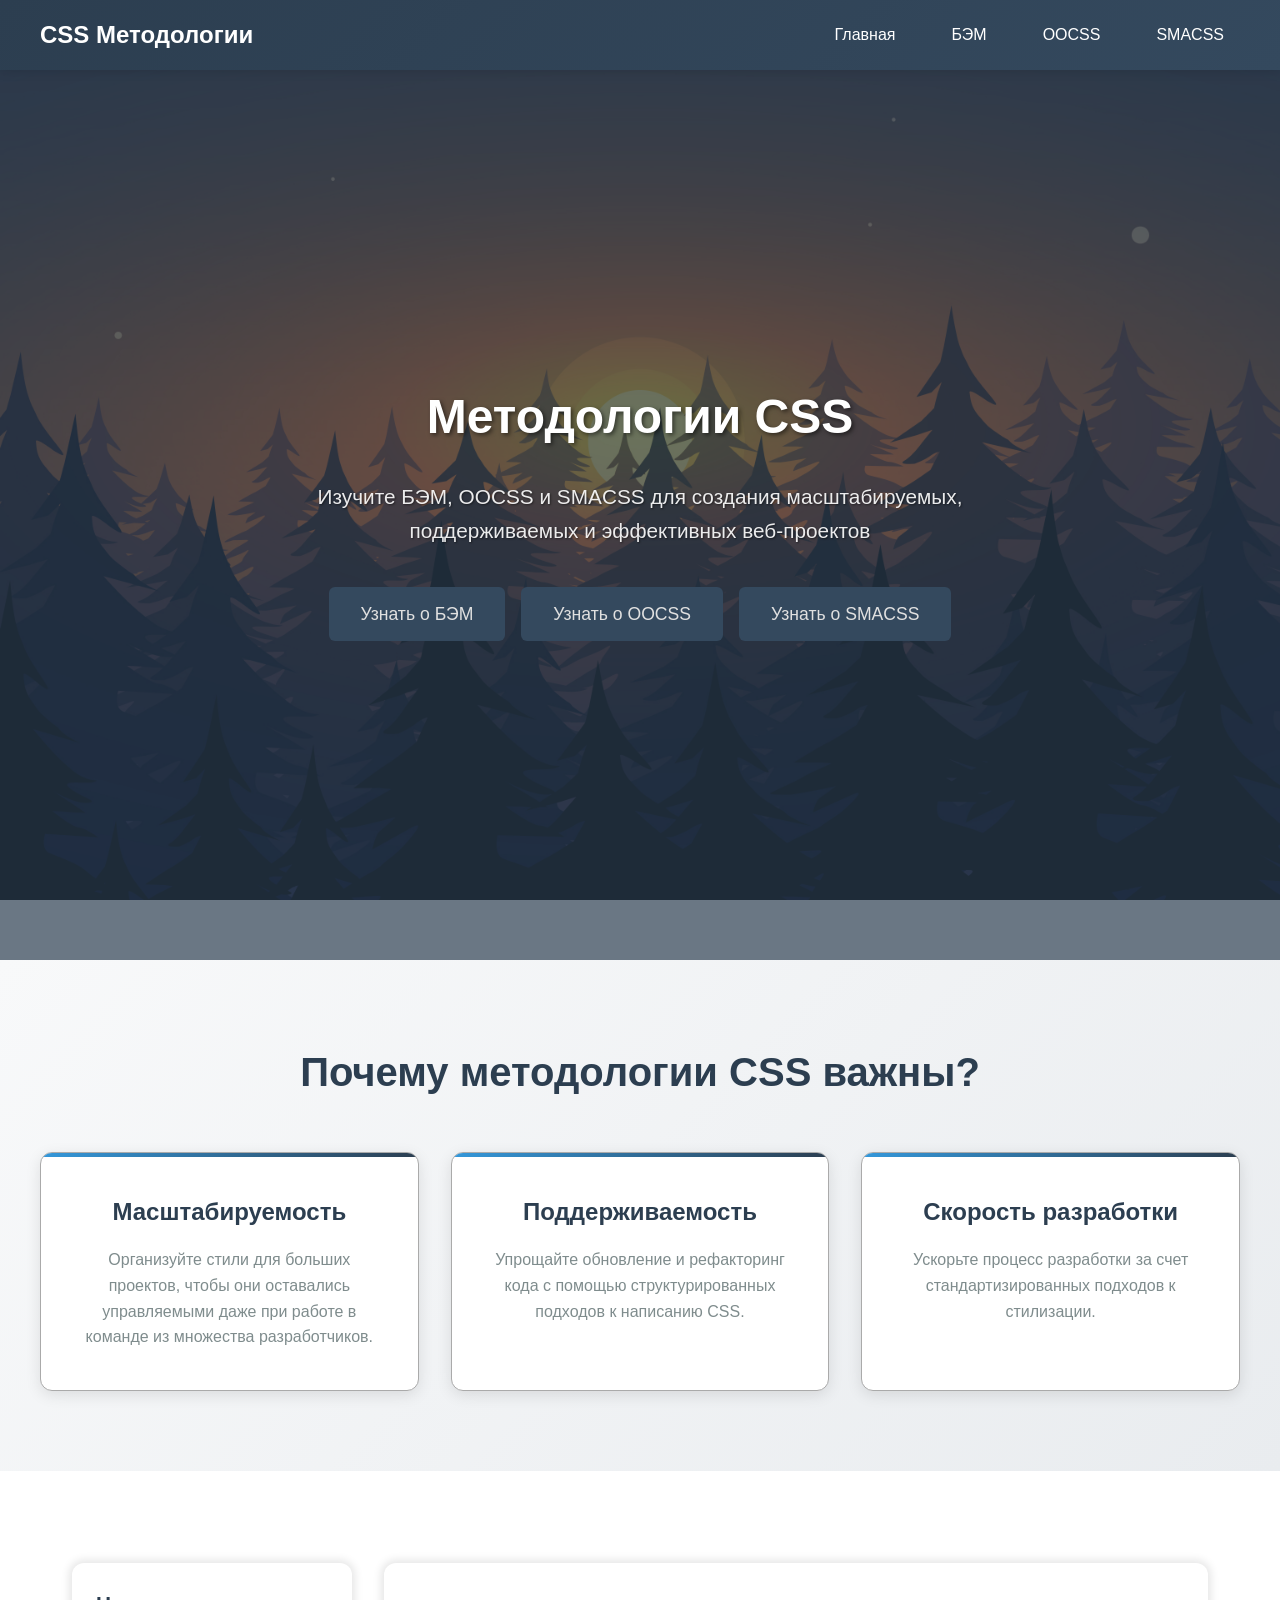
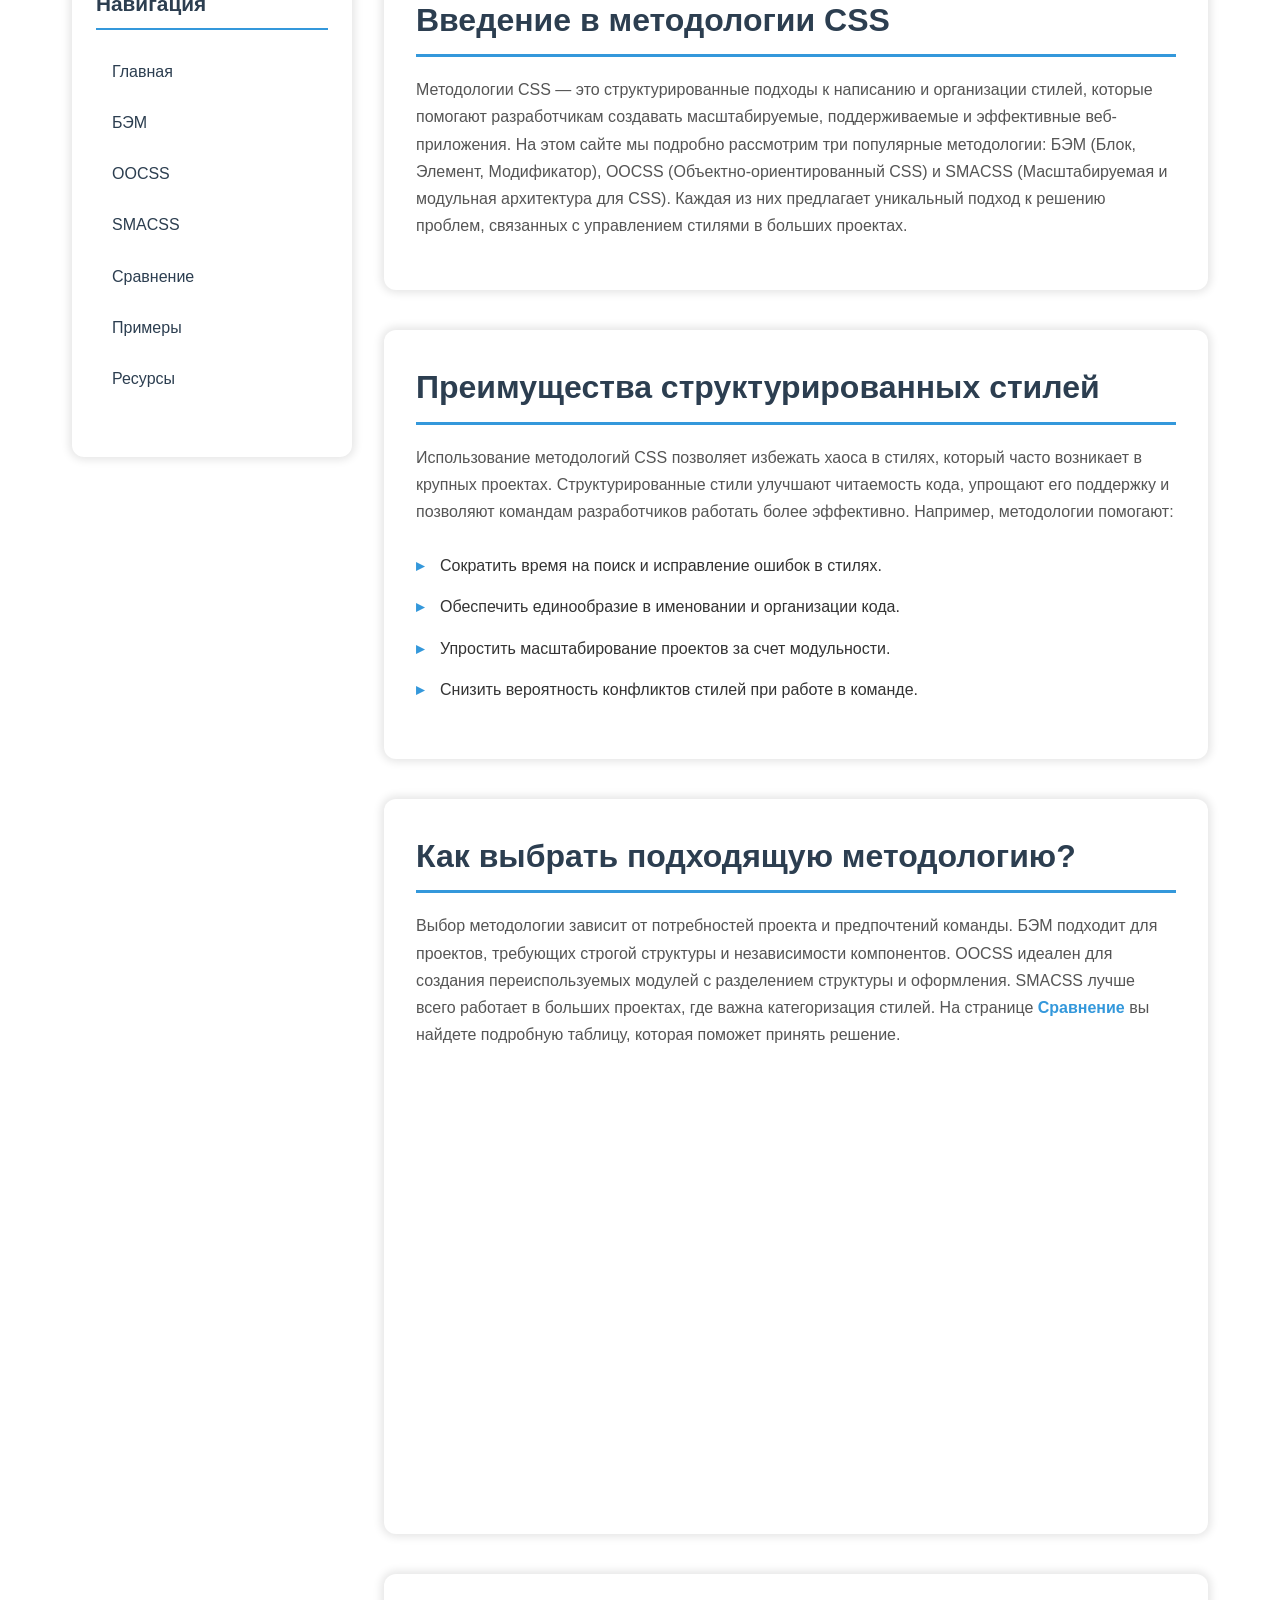
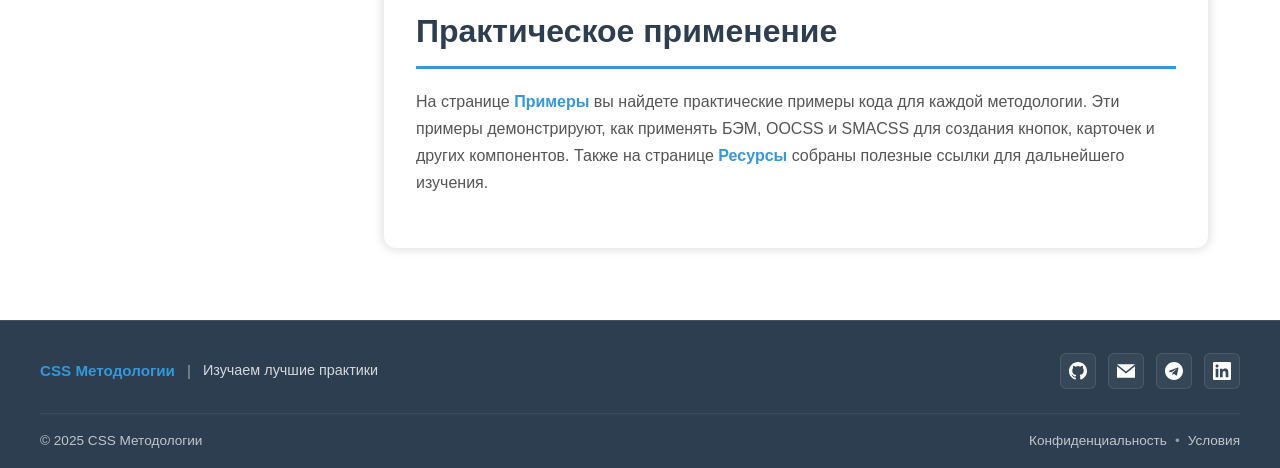
<file: index.html>
<script type="text/javascript">
        var gk_isXlsx = false;
        var gk_xlsxFileLookup = {};
        var gk_fileData = {};
        function filledCell(cell) {
          return cell !== '' && cell != null;
        }
        function loadFileData(filename) {
        if (gk_isXlsx && gk_xlsxFileLookup[filename]) {
            try {
                var workbook = XLSX.read(gk_fileData[filename], { type: 'base64' });
                var firstSheetName = workbook.SheetNames[0];
                var worksheet = workbook.Sheets[firstSheetName];

                // Convert sheet to JSON to filter blank rows
                var jsonData = XLSX.utils.sheet_to_json(worksheet, { header: 1, blankrows: false, defval: '' });
                // Filter out blank rows (rows where all cells are empty, null, or undefined)
                var filteredData = jsonData.filter(row => row.some(filledCell));

                // Heuristic to find the header row by ignoring rows with fewer filled cells than the next row
                var headerRowIndex = filteredData.findIndex((row, index) =>
                  row.filter(filledCell).length >= filteredData[index + 1]?.filter(filledCell).length
                );
                // Fallback
                if (headerRowIndex === -1 || headerRowIndex > 25) {
                  headerRowIndex = 0;
                }

                // Convert filtered JSON back to CSV
                var csv = XLSX.utils.aoa_to_sheet(filteredData.slice(headerRowIndex)); // Create a new sheet from filtered array of arrays
                csv = XLSX.utils.sheet_to_csv(csv, { header: 1 });
                return csv;
            } catch (e) {
                console.error(e);
                return "";
            }
        }
        return gk_fileData[filename] || "";
        }
        </script><script type="text/javascript">
        var gk_isXlsx = false;
        var gk_xlsxFileLookup = {};
        var gk_fileData = {};
        function filledCell(cell) {
          return cell !== '' && cell != null;
        }
        function loadFileData(filename) {
        if (gk_isXlsx && gk_xlsxFileLookup[filename]) {
            try {
                var workbook = XLSX.read(gk_fileData[filename], { type: 'base64' });
                var firstSheetName = workbook.SheetNames[0];
                var worksheet = workbook.Sheets[firstSheetName];

                // Convert sheet to JSON to filter blank rows
                var jsonData = XLSX.utils.sheet_to_json(worksheet, { header: 1, blankrows: false, defval: '' });
                // Filter out blank rows (rows where all cells are empty, null, or undefined)
                var filteredData = jsonData.filter(row => row.some(filledCell));

                // Heuristic to find the header row by ignoring rows with fewer filled cells than the next row
                var headerRowIndex = filteredData.findIndex((row, index) =>
                  row.filter(filledCell).length >= filteredData[index + 1]?.filter(filledCell).length
                );
                // Fallback
                if (headerRowIndex === -1 || headerRowIndex > 25) {
                  headerRowIndex = 0;
                }

                // Convert filtered JSON back to CSV
                var csv = XLSX.utils.aoa_to_sheet(filteredData.slice(headerRowIndex)); // Create a new sheet from filtered array of arrays
                csv = XLSX.utils.sheet_to_csv(csv, { header: 1 });
                return csv;
            } catch (e) {
                console.error(e);
                return "";
            }
        }
        return gk_fileData[filename] || "";
        }
</script>
<!DOCTYPE html>
<html lang="ru">
<head>
    <meta charset="UTF-8">
    <meta name="viewport" content="width=device-width, initial-scale=1.0">
    <title>Методологии CSS: БЭМ, OOCSS, SMACSS</title>
    <link rel="stylesheet" href="styles.css">
    <link rel="stylesheet" href="blaze.css">
</head>
<body>
    <header class="header">
        <div class="header__container">
            <div class="header__logo">CSS Методологии</div>
            <nav class="header__nav nav">
                <button class="nav__toggle" aria-label="Переключить меню">
                    <span class="nav__toggle-icon"></span>
                </button>
                <ul class="nav__list">
                    <li class="nav__item"><a href="index.html" class="nav__link">Главная</a></li>
                    <li class="nav__item"><a href="bem.html" class="nav__link">БЭМ</a></li>
                    <li class="nav__item"><a href="oocss.html" class="nav__link">OOCSS</a></li>
                    <li class="nav__item"><a href="smacss.html" class="nav__link">SMACSS</a></li>
                    <li class="nav__item nav__item--mobile-only"><a href="comparison.html" class="nav__link">Сравнение</a></li>
                    <li class="nav__item nav__item--mobile-only"><a href="examples.html" class="nav__link">Примеры</a></li>
                    <li class="nav__item nav__item--mobile-only"><a href="resources.html" class="nav__link">Ресурсы</a></li>
                </ul>
            </nav>
        </div>
    </header>
    <div class="general-container">
        <section class="hero-section">
            <div class="hero-section__content">
                <h1 class="hero-section__title">Методологии CSS</h1>
                <p class="hero-section__subtitle">Изучите БЭМ, OOCSS и SMACSS для создания масштабируемых, поддерживаемых и эффективных веб-проектов</p>
                <div class="hero-section__buttons">
                    <a href="bem.html" class="hero-section__button blaze-button blaze-button--primary">Узнать о БЭМ</a>
                    <a href="oocss.html" class="hero-section__button blaze-button blaze-button--secondary">Узнать о OOCSS</a>
                    <a href="smacss.html" class="hero-section__button blaze-button blaze-button--secondary">Узнать о SMACSS</a>
                </div>
            </div>
        </section>
    </div>
    <div>
        <section class="features-section">
            <div class="features-section__container">
                <h2 class="features-section__title">Почему методологии CSS важны?</h2>
                <div class="features-section__grid">
                    <div class="feature-card">
                        <h3 class="feature-card__title">Масштабируемость</h3>
                        <p class="feature-card__description">Организуйте стили для больших проектов, чтобы они оставались управляемыми даже при работе в команде из множества разработчиков.</p>
                    </div>
                    <div class="feature-card">
                        <h3 class="feature-card__title">Поддерживаемость</h3>
                        <p class="feature-card__description">Упрощайте обновление и рефакторинг кода с помощью структурированных подходов к написанию CSS.</p>
                    </div>
                    <div class="feature-card">
                        <h3 class="feature-card__title">Скорость разработки</h3>
                        <p class="feature-card__description">Ускорьте процесс разработки за счет стандартизированных подходов к стилизации.</p>
                    </div>
                </div>
            </div>
        </section>
    </div>
    <div class="main-container">
        <aside class="sidebar">
            <div class="sidebar__content">
                <h2 class="sidebar__title">Навигация</h2>
                <ul class="sidebar__nav">
                    <li class="sidebar__nav-item"><a href="index.html" class="sidebar__nav-link">Главная</a></li>
                    <li class="sidebar__nav-item"><a href="bem.html" class="sidebar__nav-link">БЭМ</a></li>
                    <li class="sidebar__nav-item"><a href="oocss.html" class="sidebar__nav-link">OOCSS</a></li>
                    <li class="sidebar__nav-item"><a href="smacss.html" class="sidebar__nav-link">SMACSS</a></li>
                    <li class="sidebar__nav-item"><a href="comparison.html" class="sidebar__nav-link">Сравнение</a></li>
                    <li class="sidebar__nav-item"><a href="examples.html" class="sidebar__nav-link">Примеры</a></li>
                    <li class="sidebar__nav-item"><a href="resources.html" class="sidebar__nav-link">Ресурсы</a></li>
                </ul>
            </div>
        </aside>
        <main class="main">
            <section class="section">
                <h1 class="section__title">Введение в методологии CSS</h1>
                <p class="section__content">
                    Методологии CSS — это структурированные подходы к написанию и организации стилей, которые помогают разработчикам создавать масштабируемые, поддерживаемые и эффективные веб-приложения. На этом сайте мы подробно рассмотрим три популярные методологии: БЭМ (Блок, Элемент, Модификатор), OOCSS (Объектно-ориентированный CSS) и SMACSS (Масштабируемая и модульная архитектура для CSS). Каждая из них предлагает уникальный подход к решению проблем, связанных с управлением стилями в больших проектах.
                </p>
            </section>
            <section class="section">
                <h2 class="section__title">Преимущества структурированных стилей</h2>
                <p class="section__content">
                    Использование методологий CSS позволяет избежать хаоса в стилях, который часто возникает в крупных проектах. Структурированные стили улучшают читаемость кода, упрощают его поддержку и позволяют командам разработчиков работать более эффективно. Например, методологии помогают:
                </p>
                <ul class="section__list">
                    <li>Сократить время на поиск и исправление ошибок в стилях.</li>
                    <li>Обеспечить единообразие в именовании и организации кода.</li>
                    <li>Упростить масштабирование проектов за счет модульности.</li>
                    <li>Снизить вероятность конфликтов стилей при работе в команде.</li>
                </ul>
            </section>
            <section class="section">
                <h2 class="section__title">Как выбрать подходящую методологию?</h2>
                <p class="section__content">
                    Выбор методологии зависит от потребностей проекта и предпочтений команды. БЭМ подходит для проектов, требующих строгой структуры и независимости компонентов. OOCSS идеален для создания переиспользуемых модулей с разделением структуры и оформления. SMACSS лучше всего работает в больших проектах, где важна категоризация стилей. На странице <a href="comparison.html" class="section__link">Сравнение</a> вы найдете подробную таблицу, которая поможет принять решение.
                </p>
                <iframe width="100%" height="435" src="https://www.youtube.com/embed/4KkqfjII2eQ" title="Доклад: Разбор разных методологий написания CSS" frameborder="0" allow="accelerometer; autoplay; clipboard-write; encrypted-media; gyroscope; picture-in-picture; web-share" referrerpolicy="strict-origin-when-cross-origin" allowfullscreen></iframe>
            </section>
            <section class="section">
                <h2 class="section__title">Практическое применение</h2>
                <p class="section__content">
                    На странице <a href="examples.html" class="section__link">Примеры</a> вы найдете практические примеры кода для каждой методологии. Эти примеры демонстрируют, как применять БЭМ, OOCSS и SMACSS для создания кнопок, карточек и других компонентов. Также на странице <a href="resources.html" class="section__link">Ресурсы</a> собраны полезные ссылки для дальнейшего изучения.
                </p>
            </section>
        </main>
    </div>
    <footer class="footer">
    <div class="footer__container">
        <!-- Основная строка с контактами -->
        <div class="footer__main">
            <div class="footer__brand">
                <span class="footer__logo">CSS Методологии</span>
                <span class="footer__divider">|</span>
                <span class="footer__tagline">Изучаем лучшие практики</span>
            </div>
            
            <div class="footer__contacts">
                <a href="https://github.com" target="_blank" class="footer__contact" aria-label="GitHub">
                    <svg class="footer__icon" viewBox="0 0 24 24" fill="currentColor">
                        <path d="M12 0c-6.626 0-12 5.373-12 12 0 5.302 3.438 9.8 8.207 11.387.599.111.793-.261.793-.577v-2.234c-3.338.726-4.033-1.416-4.033-1.416-.546-1.387-1.333-1.756-1.333-1.756-1.089-.745.083-.729.083-.729 1.205.084 1.839 1.237 1.839 1.237 1.07 1.834 2.807 1.304 3.492.997.107-.775.418-1.305.762-1.604-2.665-.305-5.467-1.334-5.467-5.931 0-1.311.469-2.381 1.236-3.221-.124-.303-.535-1.524.117-3.176 0 0 1.008-.322 3.301 1.23.957-.266 1.983-.399 3.003-.404 1.02.005 2.047.138 3.006.404 2.291-1.552 3.297-1.23 3.297-1.23.653 1.653.242 2.874.118 3.176.77.84 1.235 1.911 1.235 3.221 0 4.609-2.807 5.624-5.479 5.921.43.372.823 1.102.823 2.222v3.293c0 .319.192.694.801.576 4.765-1.589 8.199-6.086 8.199-11.386 0-6.627-5.373-12-12-12z"/>
                    </svg>
                </a>
                <a href="mailto:info@cssmethodologies.ru" class="footer__contact" aria-label="Email">
                    <svg class="footer__icon" viewBox="0 0 24 24" fill="currentColor">
                        <path d="M12 12.713l-11.985-9.713h23.97l-11.985 9.713zm0 2.574l-12-9.725v15.438h24v-15.438l-12 9.725z"/>
                    </svg>
                </a>
                <a href="https://t.me/css_methodologies" target="_blank" class="footer__contact" aria-label="Telegram">
                    <svg class="footer__icon" viewBox="0 0 24 24" fill="currentColor">
                        <path d="M12 0c-6.627 0-12 5.373-12 12s5.373 12 12 12 12-5.373 12-12-5.373-12-12-12zm5.894 8.221l-1.97 9.28c-.145.658-.537.818-1.084.508l-3-2.21-1.447 1.394c-.14.14-.26.26-.534.26l.213-3.053 5.56-5.022c.24-.213-.054-.334-.373-.121l-6.869 4.326-2.96-.924c-.64-.203-.658-.64.136-.954l11.566-4.458c.538-.196 1.006.128.832.941z"/>
                    </svg>
                </a>
                <a href="https://linkedin.com" target="_blank" class="footer__contact" aria-label="LinkedIn">
                    <svg class="footer__icon" viewBox="0 0 24 24" fill="currentColor">
                        <path d="M20.447 20.452h-3.554v-5.569c0-1.328-.027-3.037-1.852-3.037-1.853 0-2.136 1.445-2.136 2.939v5.667H9.351V9h3.414v1.561h.046c.477-.9 1.637-1.85 3.37-1.85 3.601 0 4.267 2.37 4.267 5.455v6.286zM5.337 7.433c-1.144 0-2.063-.926-2.063-2.065 0-1.138.92-2.063 2.063-2.063 1.14 0 2.064.925 2.064 2.063 0 1.139-.925 2.065-2.064 2.065zm1.782 13.019H3.555V9h3.564v11.452zM22.225 0H1.771C.792 0 0 .774 0 1.729v20.542C0 23.227.792 24 1.771 24h20.451C23.2 24 24 23.227 24 22.271V1.729C24 .774 23.2 0 22.222 0h.003z"/>
                    </svg>
                </a>
            </div>
        </div>

        <!-- Нижняя строка с копирайтом -->
        <div class="footer__bottom">
            <p class="footer__copyright">&copy; 2025 CSS Методологии</p>
            <div class="footer__links">
                <a href="#privacy" class="footer__link">Конфиденциальность</a>
                <span class="footer__divider">•</span>
                <a href="#terms" class="footer__link">Условия</a>
            </div>
        </div>
    </div>
    </footer>
    <script src="script.js"></script>
</body>
</html>
</file>
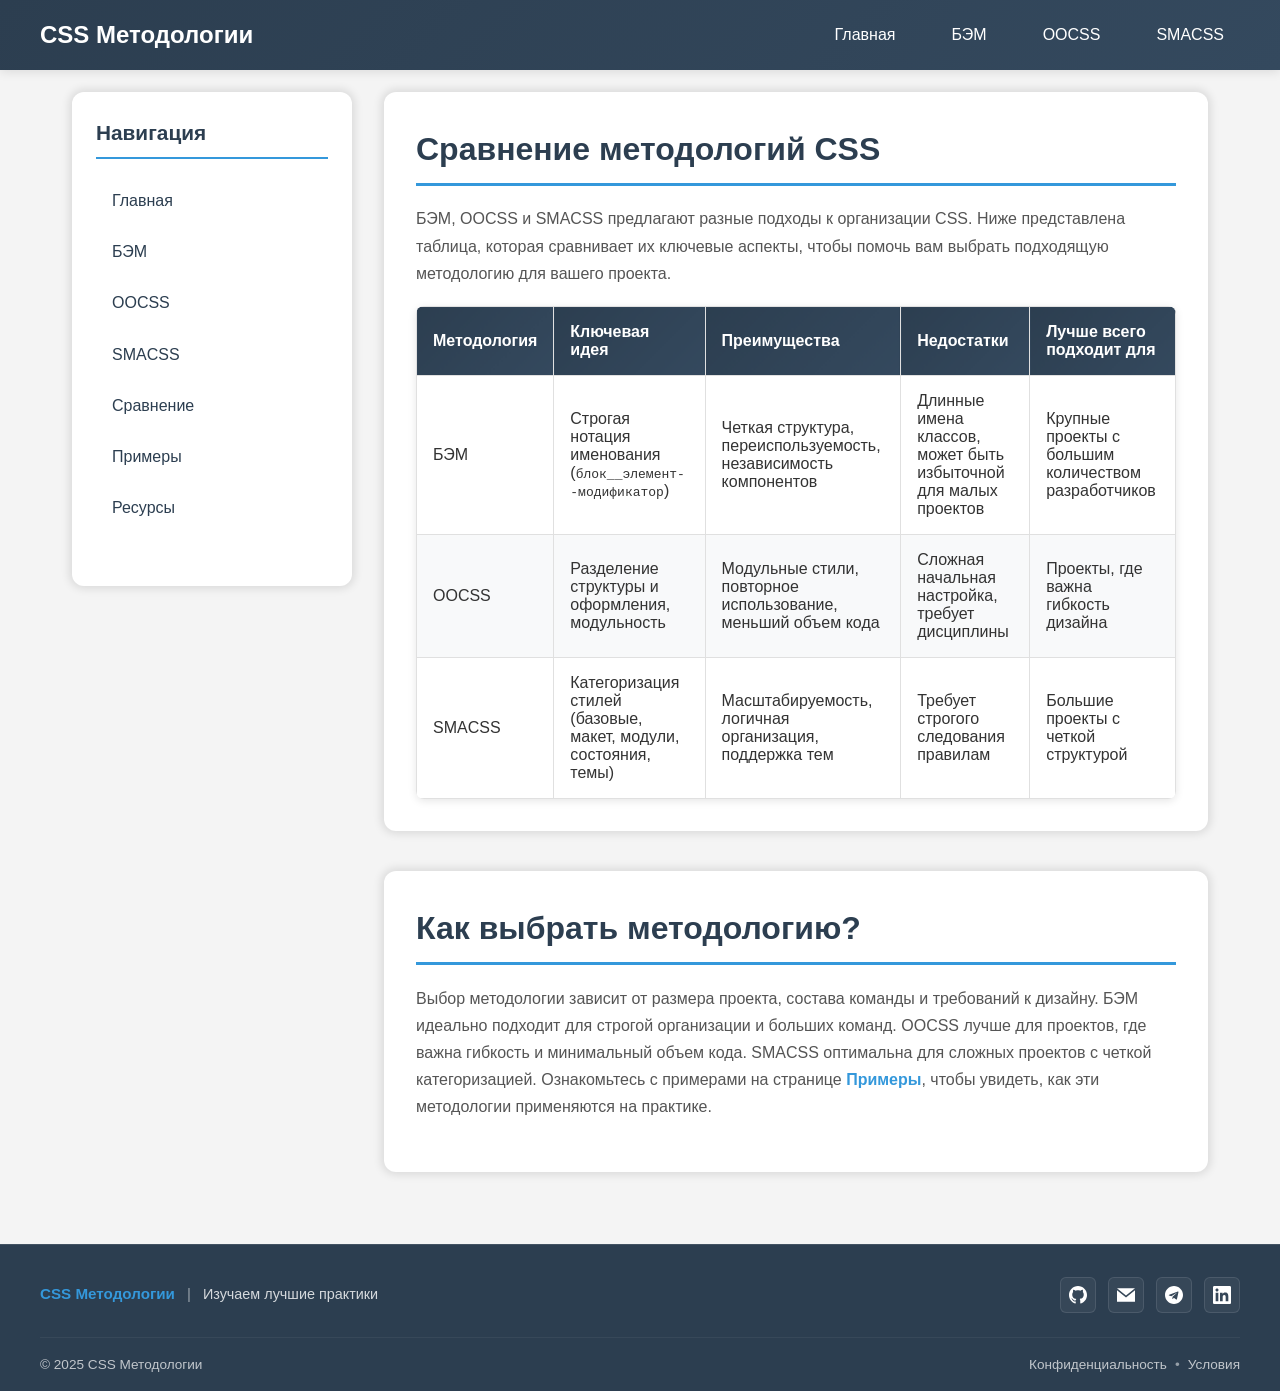
<file: comparison.html>
<script type="text/javascript">
        var gk_isXlsx = false;
        var gk_xlsxFileLookup = {};
        var gk_fileData = {};
        function filledCell(cell) {
          return cell !== '' && cell != null;
        }
        function loadFileData(filename) {
        if (gk_isXlsx && gk_xlsxFileLookup[filename]) {
            try {
                var workbook = XLSX.read(gk_fileData[filename], { type: 'base64' });
                var firstSheetName = workbook.SheetNames[0];
                var worksheet = workbook.Sheets[firstSheetName];

                // Convert sheet to JSON to filter blank rows
                var jsonData = XLSX.utils.sheet_to_json(worksheet, { header: 1, blankrows: false, defval: '' });
                // Filter out blank rows (rows where all cells are empty, null, or undefined)
                var filteredData = jsonData.filter(row => row.some(filledCell));

                // Heuristic to find the header row by ignoring rows with fewer filled cells than the next row
                var headerRowIndex = filteredData.findIndex((row, index) =>
                  row.filter(filledCell).length >= filteredData[index + 1]?.filter(filledCell).length
                );
                // Fallback
                if (headerRowIndex === -1 || headerRowIndex > 25) {
                  headerRowIndex = 0;
                }

                // Convert filtered JSON back to CSV
                var csv = XLSX.utils.aoa_to_sheet(filteredData.slice(headerRowIndex)); // Create a new sheet from filtered array of arrays
                csv = XLSX.utils.sheet_to_csv(csv, { header: 1 });
                return csv;
            } catch (e) {
                console.error(e);
                return "";
            }
        }
        return gk_fileData[filename] || "";
        }
        </script><script type="text/javascript">
        var gk_isXlsx = false;
        var gk_xlsxFileLookup = {};
        var gk_fileData = {};
        function filledCell(cell) {
          return cell !== '' && cell != null;
        }
        function loadFileData(filename) {
        if (gk_isXlsx && gk_xlsxFileLookup[filename]) {
            try {
                var workbook = XLSX.read(gk_fileData[filename], { type: 'base64' });
                var firstSheetName = workbook.SheetNames[0];
                var worksheet = workbook.Sheets[firstSheetName];

                // Convert sheet to JSON to filter blank rows
                var jsonData = XLSX.utils.sheet_to_json(worksheet, { header: 1, blankrows: false, defval: '' });
                // Filter out blank rows (rows where all cells are empty, null, or undefined)
                var filteredData = jsonData.filter(row => row.some(filledCell));

                // Heuristic to find the header row by ignoring rows with fewer filled cells than the next row
                var headerRowIndex = filteredData.findIndex((row, index) =>
                  row.filter(filledCell).length >= filteredData[index + 1]?.filter(filledCell).length
                );
                // Fallback
                if (headerRowIndex === -1 || headerRowIndex > 25) {
                  headerRowIndex = 0;
                }

                // Convert filtered JSON back to CSV
                var csv = XLSX.utils.aoa_to_sheet(filteredData.slice(headerRowIndex)); // Create a new sheet from filtered array of arrays
                csv = XLSX.utils.sheet_to_csv(csv, { header: 1 });
                return csv;
            } catch (e) {
                console.error(e);
                return "";
            }
        }
        return gk_fileData[filename] || "";
        }
</script>
<!DOCTYPE html>
<html lang="ru">
<head>
    <meta charset="UTF-8">
    <meta name="viewport" content="width=device-width, initial-scale=1.0">
    <title>Сравнение методологий - CSS Методологии</title>
    <link rel="stylesheet" href="blaze.css">
    <link rel="stylesheet" href="styles.css">
</head>
<body>
    <header class="header">
        <div class="header__container">
            <div class="header__logo">CSS Методологии</div>
            <nav class="header__nav nav">
                <button class="nav__toggle" aria-label="Переключить меню">
                    <span class="nav__toggle-icon"></span>
                </button>
                <ul class="nav__list">
                    <li class="nav__item"><a href="index.html" class="nav__link">Главная</a></li>
                    <li class="nav__item"><a href="bem.html" class="nav__link">БЭМ</a></li>
                    <li class="nav__item"><a href="oocss.html" class="nav__link">OOCSS</a></li>
                    <li class="nav__item"><a href="smacss.html" class="nav__link">SMACSS</a></li>
                    <li class="nav__item nav__item--mobile-only"><a href="comparison.html" class="nav__link">Сравнение</a></li>
                    <li class="nav__item nav__item--mobile-only"><a href="examples.html" class="nav__link">Примеры</a></li>
                    <li class="nav__item nav__item--mobile-only"><a href="resources.html" class="nav__link">Ресурсы</a></li>
                </ul>
            </nav>
        </div>
    </header>
    <div class="main-container">
        <aside class="sidebar">
            <h2 class="sidebar__title">Навигация</h2>
            <ul class="sidebar__nav">
                <li class="sidebar__nav-item"><a href="index.html" class="sidebar__nav-link">Главная</a></li>
                <li class="sidebar__nav-item"><a href="bem.html" class="sidebar__nav-link">БЭМ</a></li>
                <li class="sidebar__nav-item"><a href="oocss.html" class="sidebar__nav-link">OOCSS</a></li>
                <li class="sidebar__nav-item"><a href="smacss.html" class="sidebar__nav-link">SMACSS</a></li>
                <li class="sidebar__nav-item"><a href="comparison.html" class="sidebar__nav-link">Сравнение</a></li>
                <li class="sidebar__nav-item"><a href="examples.html" class="sidebar__nav-link">Примеры</a></li>
                <li class="sidebar__nav-item"><a href="resources.html" class="sidebar__nav-link">Ресурсы</a></li>
            </ul>
        </aside>
        <main class="main">
            <section class="section">
                <h1 class="section__title">Сравнение методологий CSS</h1>
                <p class="section__content">
                    БЭМ, OOCSS и SMACSS предлагают разные подходы к организации CSS. Ниже представлена таблица, которая сравнивает их ключевые аспекты, чтобы помочь вам выбрать подходящую методологию для вашего проекта.
                </p>
                <table class="comparison-table">
                    <thead>
                        <tr>
                            <th>Методология</th>
                            <th>Ключевая идея</th>
                            <th>Преимущества</th>
                            <th>Недостатки</th>
                            <th>Лучше всего подходит для</th>
                        </tr>
                    </thead>
                    <tbody>
                        <tr>
                            <td>БЭМ</td>
                            <td>Строгая нотация именования (<code>блок__элемент--модификатор</code>)</td>
                            <td>Четкая структура, переиспользуемость, независимость компонентов</td>
                            <td>Длинные имена классов, может быть избыточной для малых проектов</td>
                            <td>Крупные проекты с большим количеством разработчиков</td>
                        </tr>
                        <tr>
                            <td>OOCSS</td>
                            <td>Разделение структуры и оформления, модульность</td>
                            <td>Модульные стили, повторное использование, меньший объем кода</td>
                            <td>Сложная начальная настройка, требует дисциплины</td>
                            <td>Проекты, где важна гибкость дизайна</td>
                        </tr>
                        <tr>
                            <td>SMACSS</td>
                            <td>Категоризация стилей (базовые, макет, модули, состояния, темы)</td>
                            <td>Масштабируемость, логичная организация, поддержка тем</td>
                            <td>Требует строгого следования правилам</td>
                            <td>Большие проекты с четкой структурой</td>
                        </tr>
                    </tbody>
                </table>
            </section>
            <section class="section">
                <h2 class="section__title">Как выбрать методологию?</h2>
                <p class="section__content">
                    Выбор методологии зависит от размера проекта, состава команды и требований к дизайну. БЭМ идеально подходит для строгой организации и больших команд. OOCSS лучше для проектов, где важна гибкость и минимальный объем кода. SMACSS оптимальна для сложных проектов с четкой категоризацией. Ознакомьтесь с примерами на странице <a href="examples.html" class="section__link">Примеры</a>, чтобы увидеть, как эти методологии применяются на практике.
                </p>
            </section>
        </main>
    </div>
    <footer class="footer">
    <div class="footer__container">
        <!-- Основная строка с контактами -->
        <div class="footer__main">
            <div class="footer__brand">
                <span class="footer__logo">CSS Методологии</span>
                <span class="footer__divider">|</span>
                <span class="footer__tagline">Изучаем лучшие практики</span>
            </div>
            
            <div class="footer__contacts">
                <a href="https://github.com" target="_blank" class="footer__contact" aria-label="GitHub">
                    <svg class="footer__icon" viewBox="0 0 24 24" fill="currentColor">
                        <path d="M12 0c-6.626 0-12 5.373-12 12 0 5.302 3.438 9.8 8.207 11.387.599.111.793-.261.793-.577v-2.234c-3.338.726-4.033-1.416-4.033-1.416-.546-1.387-1.333-1.756-1.333-1.756-1.089-.745.083-.729.083-.729 1.205.084 1.839 1.237 1.839 1.237 1.07 1.834 2.807 1.304 3.492.997.107-.775.418-1.305.762-1.604-2.665-.305-5.467-1.334-5.467-5.931 0-1.311.469-2.381 1.236-3.221-.124-.303-.535-1.524.117-3.176 0 0 1.008-.322 3.301 1.23.957-.266 1.983-.399 3.003-.404 1.02.005 2.047.138 3.006.404 2.291-1.552 3.297-1.23 3.297-1.23.653 1.653.242 2.874.118 3.176.77.84 1.235 1.911 1.235 3.221 0 4.609-2.807 5.624-5.479 5.921.43.372.823 1.102.823 2.222v3.293c0 .319.192.694.801.576 4.765-1.589 8.199-6.086 8.199-11.386 0-6.627-5.373-12-12-12z"/>
                    </svg>
                </a>
                <a href="mailto:info@cssmethodologies.ru" class="footer__contact" aria-label="Email">
                    <svg class="footer__icon" viewBox="0 0 24 24" fill="currentColor">
                        <path d="M12 12.713l-11.985-9.713h23.97l-11.985 9.713zm0 2.574l-12-9.725v15.438h24v-15.438l-12 9.725z"/>
                    </svg>
                </a>
                <a href="https://t.me/css_methodologies" target="_blank" class="footer__contact" aria-label="Telegram">
                    <svg class="footer__icon" viewBox="0 0 24 24" fill="currentColor">
                        <path d="M12 0c-6.627 0-12 5.373-12 12s5.373 12 12 12 12-5.373 12-12-5.373-12-12-12zm5.894 8.221l-1.97 9.28c-.145.658-.537.818-1.084.508l-3-2.21-1.447 1.394c-.14.14-.26.26-.534.26l.213-3.053 5.56-5.022c.24-.213-.054-.334-.373-.121l-6.869 4.326-2.96-.924c-.64-.203-.658-.64.136-.954l11.566-4.458c.538-.196 1.006.128.832.941z"/>
                    </svg>
                </a>
                <a href="https://linkedin.com" target="_blank" class="footer__contact" aria-label="LinkedIn">
                    <svg class="footer__icon" viewBox="0 0 24 24" fill="currentColor">
                        <path d="M20.447 20.452h-3.554v-5.569c0-1.328-.027-3.037-1.852-3.037-1.853 0-2.136 1.445-2.136 2.939v5.667H9.351V9h3.414v1.561h.046c.477-.9 1.637-1.85 3.37-1.85 3.601 0 4.267 2.37 4.267 5.455v6.286zM5.337 7.433c-1.144 0-2.063-.926-2.063-2.065 0-1.138.92-2.063 2.063-2.063 1.14 0 2.064.925 2.064 2.063 0 1.139-.925 2.065-2.064 2.065zm1.782 13.019H3.555V9h3.564v11.452zM22.225 0H1.771C.792 0 0 .774 0 1.729v20.542C0 23.227.792 24 1.771 24h20.451C23.2 24 24 23.227 24 22.271V1.729C24 .774 23.2 0 22.222 0h.003z"/>
                    </svg>
                </a>
            </div>
        </div>

        <!-- Нижняя строка с копирайтом -->
        <div class="footer__bottom">
            <p class="footer__copyright">&copy; 2025 CSS Методологии</p>
            <div class="footer__links">
                <a href="#privacy" class="footer__link">Конфиденциальность</a>
                <span class="footer__divider">•</span>
                <a href="#terms" class="footer__link">Условия</a>
            </div>
        </div>
    </div>
    </footer>
    <script src="script.js"></script>
</body>
</html>
</file>
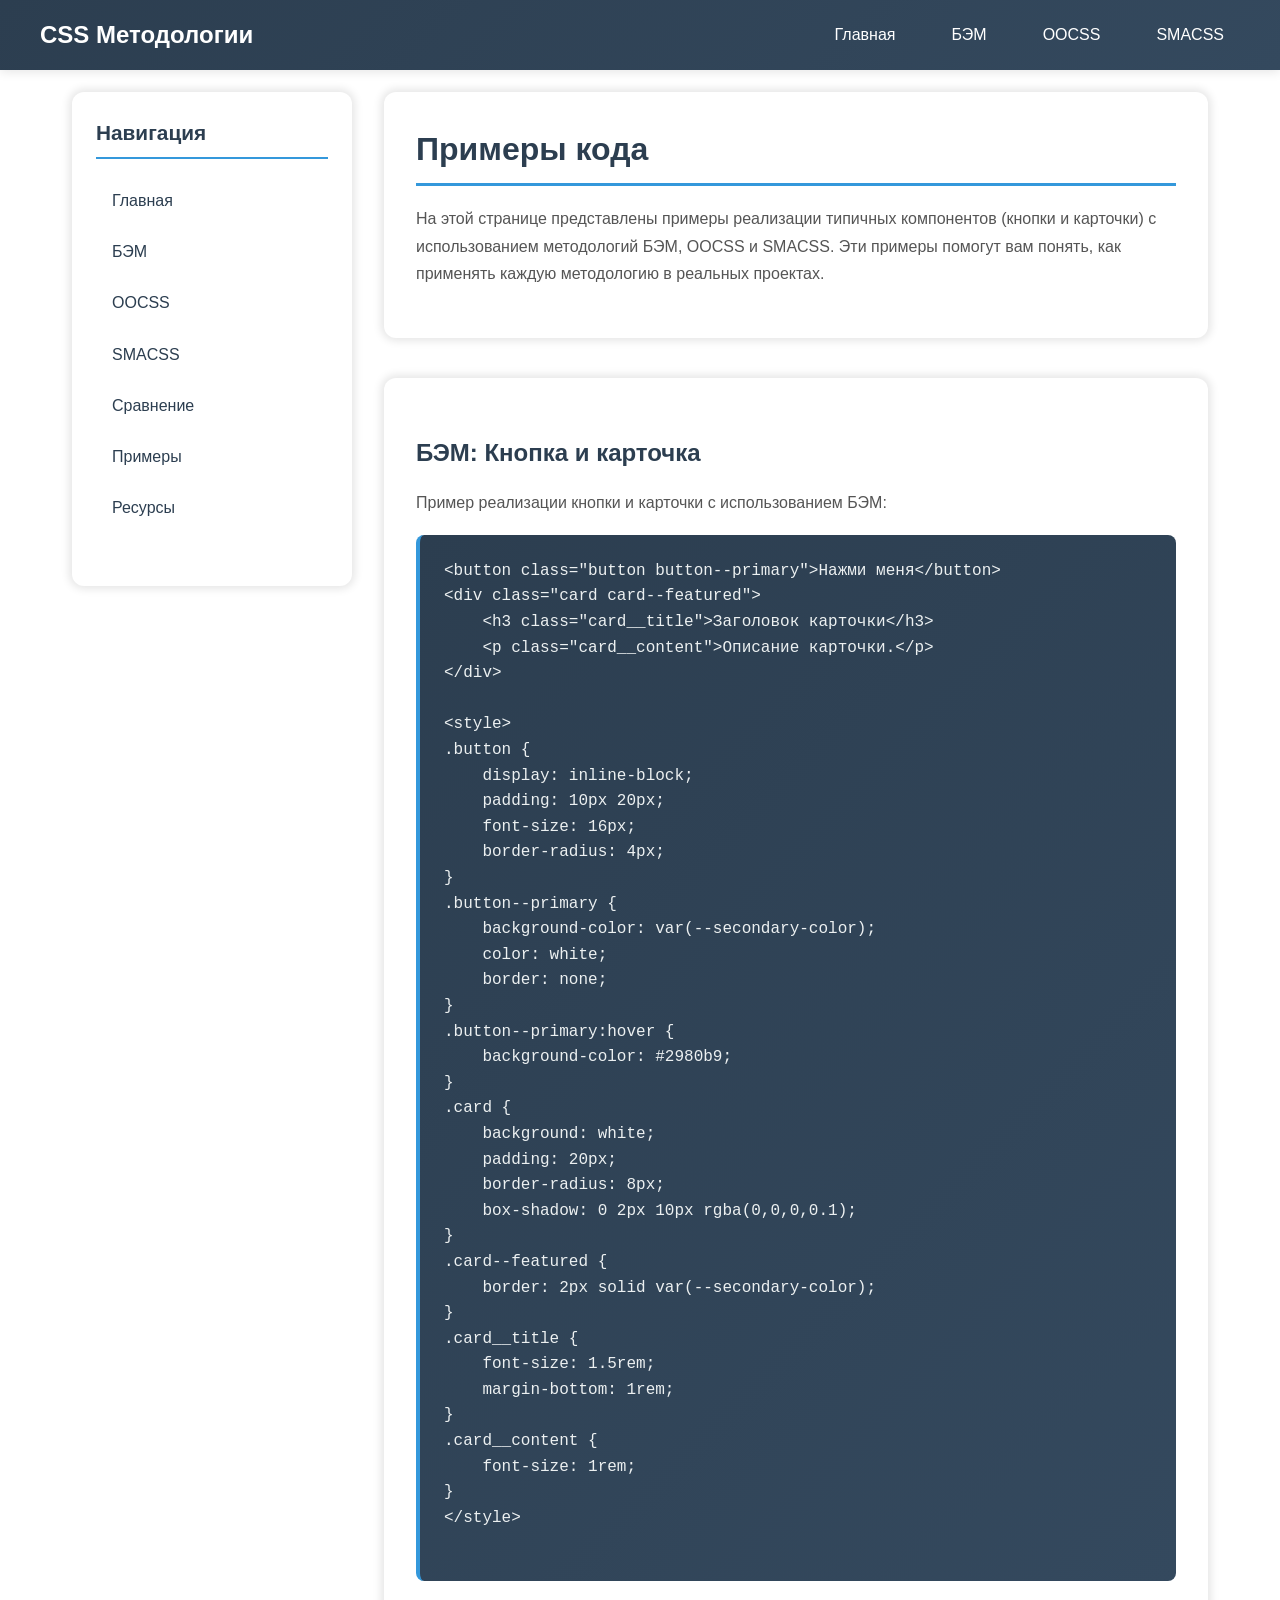
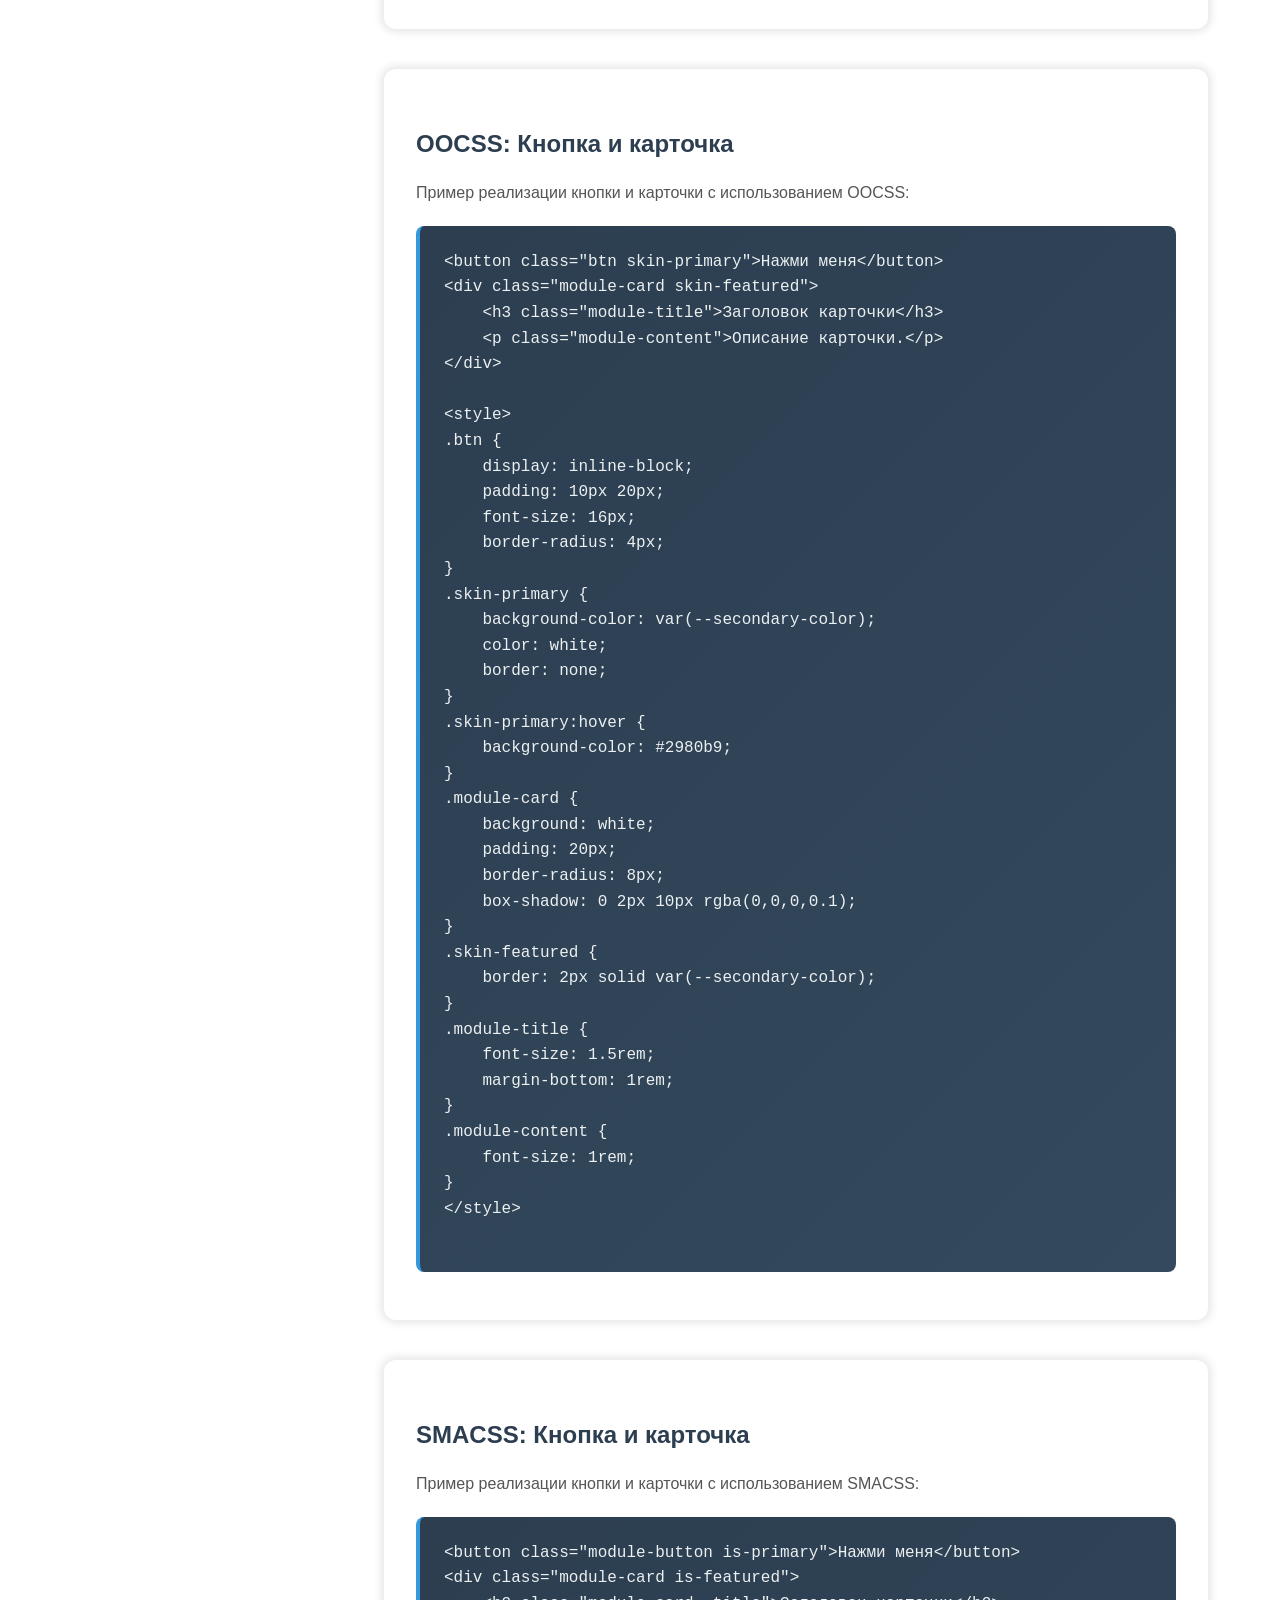
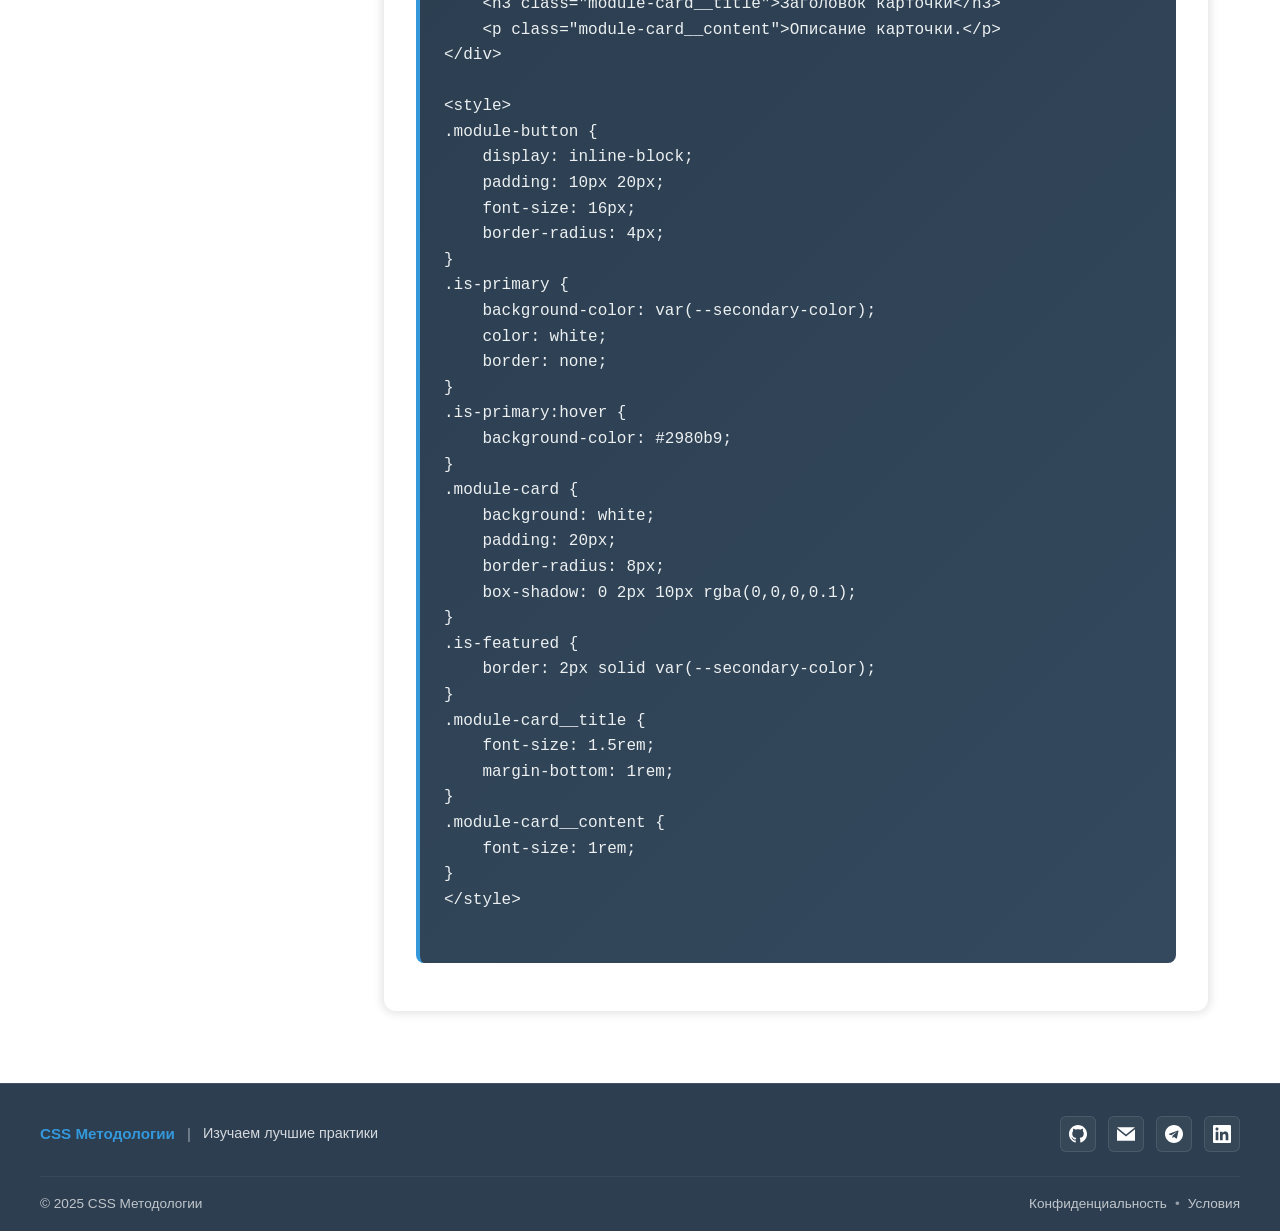
<file: examples.html>
<script type="text/javascript">
        var gk_isXlsx = false;
        var gk_xlsxFileLookup = {};
        var gk_fileData = {};
        function filledCell(cell) {
          return cell !== '' && cell != null;
        }
        function loadFileData(filename) {
        if (gk_isXlsx && gk_xlsxFileLookup[filename]) {
            try {
                var workbook = XLSX.read(gk_fileData[filename], { type: 'base64' });
                var firstSheetName = workbook.SheetNames[0];
                var worksheet = workbook.Sheets[firstSheetName];

                // Convert sheet to JSON to filter blank rows
                var jsonData = XLSX.utils.sheet_to_json(worksheet, { header: 1, blankrows: false, defval: '' });
                // Filter out blank rows (rows where all cells are empty, null, or undefined)
                var filteredData = jsonData.filter(row => row.some(filledCell));

                // Heuristic to find the header row by ignoring rows with fewer filled cells than the next row
                var headerRowIndex = filteredData.findIndex((row, index) =>
                  row.filter(filledCell).length >= filteredData[index + 1]?.filter(filledCell).length
                );
                // Fallback
                if (headerRowIndex === -1 || headerRowIndex > 25) {
                  headerRowIndex = 0;
                }

                // Convert filtered JSON back to CSV
                var csv = XLSX.utils.aoa_to_sheet(filteredData.slice(headerRowIndex)); // Create a new sheet from filtered array of arrays
                csv = XLSX.utils.sheet_to_csv(csv, { header: 1 });
                return csv;
            } catch (e) {
                console.error(e);
                return "";
            }
        }
        return gk_fileData[filename] || "";
        }
        </script><script type="text/javascript">
        var gk_isXlsx = false;
        var gk_xlsxFileLookup = {};
        var gk_fileData = {};
        function filledCell(cell) {
          return cell !== '' && cell != null;
        }
        function loadFileData(filename) {
        if (gk_isXlsx && gk_xlsxFileLookup[filename]) {
            try {
                var workbook = XLSX.read(gk_fileData[filename], { type: 'base64' });
                var firstSheetName = workbook.SheetNames[0];
                var worksheet = workbook.Sheets[firstSheetName];

                // Convert sheet to JSON to filter blank rows
                var jsonData = XLSX.utils.sheet_to_json(worksheet, { header: 1, blankrows: false, defval: '' });
                // Filter out blank rows (rows where all cells are empty, null, or undefined)
                var filteredData = jsonData.filter(row => row.some(filledCell));

                // Heuristic to find the header row by ignoring rows with fewer filled cells than the next row
                var headerRowIndex = filteredData.findIndex((row, index) =>
                  row.filter(filledCell).length >= filteredData[index + 1]?.filter(filledCell).length
                );
                // Fallback
                if (headerRowIndex === -1 || headerRowIndex > 25) {
                  headerRowIndex = 0;
                }

                // Convert filtered JSON back to CSV
                var csv = XLSX.utils.aoa_to_sheet(filteredData.slice(headerRowIndex)); // Create a new sheet from filtered array of arrays
                csv = XLSX.utils.sheet_to_csv(csv, { header: 1 });
                return csv;
            } catch (e) {
                console.error(e);
                return "";
            }
        }
        return gk_fileData[filename] || "";
        }
</script>
<!DOCTYPE html>
<html lang="ru">
<head>
    <meta charset="UTF-8">
    <meta name="viewport" content="width=device-width, initial-scale=1.0">
    <title>Примеры кода - CSS Методологии</title>
    <link rel="stylesheet" href="styles.css">
    <link rel="stylesheet" href="blaze.css">
</head>
<body>
    <header class="header">
        <div class="header__container">
            <div class="header__logo">CSS Методологии</div>
            <nav class="header__nav nav">
                <button class="nav__toggle" aria-label="Переключить меню">
                    <span class="nav__toggle-icon"></span>
                </button>
                <ul class="nav__list">
                    <li class="nav__item"><a href="index.html" class="nav__link">Главная</a></li>
                    <li class="nav__item"><a href="bem.html" class="nav__link">БЭМ</a></li>
                    <li class="nav__item"><a href="oocss.html" class="nav__link">OOCSS</a></li>
                    <li class="nav__item"><a href="smacss.html" class="nav__link">SMACSS</a></li>
                    <li class="nav__item nav__item--mobile-only"><a href="comparison.html" class="nav__link">Сравнение</a></li>
                    <li class="nav__item nav__item--mobile-only"><a href="examples.html" class="nav__link">Примеры</a></li>
                    <li class="nav__item nav__item--mobile-only"><a href="resources.html" class="nav__link">Ресурсы</a></li>
                </ul>
            </nav>
        </div>
    </header>
    <div class="main-container">
        <aside class="sidebar">
            <h2 class="sidebar__title">Навигация</h2>
            <ul class="sidebar__nav">
                <li class="sidebar__nav-item"><a href="index.html" class="sidebar__nav-link">Главная</a></li>
                <li class="sidebar__nav-item"><a href="bem.html" class="sidebar__nav-link">БЭМ</a></li>
                <li class="sidebar__nav-item"><a href="oocss.html" class="sidebar__nav-link">OOCSS</a></li>
                <li class="sidebar__nav-item"><a href="smacss.html" class="sidebar__nav-link">SMACSS</a></li>
                <li class="sidebar__nav-item"><a href="comparison.html" class="sidebar__nav-link">Сравнение</a></li>
                <li class="sidebar__nav-item"><a href="examples.html" class="sidebar__nav-link">Примеры</a></li>
                <li class="sidebar__nav-item"><a href="resources.html" class="sidebar__nav-link">Ресурсы</a></li>
            </ul>
        </aside>
        <main class="main">
            <section class="section">
                <h1 class="section__title">Примеры кода</h1>
                <p class="section__content">
                    На этой странице представлены примеры реализации типичных компонентов (кнопки и карточки) с использованием методологий БЭМ, OOCSS и SMACSS. Эти примеры помогут вам понять, как применять каждую методологию в реальных проектах.
                </p>
            </section>
            <section class="section">
                <h2 class="section__subtitle">БЭМ: Кнопка и карточка</h2>
                <p class="section__content">
                    Пример реализации кнопки и карточки с использованием БЭМ:
                </p>
                <pre class="section__code">
&lt;button class="button button--primary"&gt;Нажми меня&lt;/button&gt;
&lt;div class="card card--featured"&gt;
    &lt;h3 class="card__title"&gt;Заголовок карточки&lt;/h3&gt;
    &lt;p class="card__content"&gt;Описание карточки.&lt;/p&gt;
&lt;/div&gt;

&lt;style&gt;
.button {
    display: inline-block;
    padding: 10px 20px;
    font-size: 16px;
    border-radius: 4px;
}
.button--primary {
    background-color: var(--secondary-color);
    color: white;
    border: none;
}
.button--primary:hover {
    background-color: #2980b9;
}
.card {
    background: white;
    padding: 20px;
    border-radius: 8px;
    box-shadow: 0 2px 10px rgba(0,0,0,0.1);
}
.card--featured {
    border: 2px solid var(--secondary-color);
}
.card__title {
    font-size: 1.5rem;
    margin-bottom: 1rem;
}
.card__content {
    font-size: 1rem;
}
&lt;/style&gt;
                </pre>
            </section>
            <section class="section">
                <h2 class="section__subtitle">OOCSS: Кнопка и карточка</h2>
                <p class="section__content">
                    Пример реализации кнопки и карточки с использованием OOCSS:
                </p>
                <pre class="section__code">
&lt;button class="btn skin-primary"&gt;Нажми меня&lt;/button&gt;
&lt;div class="module-card skin-featured"&gt;
    &lt;h3 class="module-title"&gt;Заголовок карточки&lt;/h3&gt;
    &lt;p class="module-content"&gt;Описание карточки.&lt;/p&gt;
&lt;/div&gt;

&lt;style&gt;
.btn {
    display: inline-block;
    padding: 10px 20px;
    font-size: 16px;
    border-radius: 4px;
}
.skin-primary {
    background-color: var(--secondary-color);
    color: white;
    border: none;
}
.skin-primary:hover {
    background-color: #2980b9;
}
.module-card {
    background: white;
    padding: 20px;
    border-radius: 8px;
    box-shadow: 0 2px 10px rgba(0,0,0,0.1);
}
.skin-featured {
    border: 2px solid var(--secondary-color);
}
.module-title {
    font-size: 1.5rem;
    margin-bottom: 1rem;
}
.module-content {
    font-size: 1rem;
}
&lt;/style&gt;
                </pre>
            </section>
            <section class="section">
                <h2 class="section__subtitle">SMACSS: Кнопка и карточка</h2>
                <p class="section__content">
                    Пример реализации кнопки и карточки с использованием SMACSS:
                </p>
                <pre class="section__code">
&lt;button class="module-button is-primary"&gt;Нажми меня&lt;/button&gt;
&lt;div class="module-card is-featured"&gt;
    &lt;h3 class="module-card__title"&gt;Заголовок карточки&lt;/h3&gt;
    &lt;p class="module-card__content"&gt;Описание карточки.&lt;/p&gt;
&lt;/div&gt;

&lt;style&gt;
.module-button {
    display: inline-block;
    padding: 10px 20px;
    font-size: 16px;
    border-radius: 4px;
}
.is-primary {
    background-color: var(--secondary-color);
    color: white;
    border: none;
}
.is-primary:hover {
    background-color: #2980b9;
}
.module-card {
    background: white;
    padding: 20px;
    border-radius: 8px;
    box-shadow: 0 2px 10px rgba(0,0,0,0.1);
}
.is-featured {
    border: 2px solid var(--secondary-color);
}
.module-card__title {
    font-size: 1.5rem;
    margin-bottom: 1rem;
}
.module-card__content {
    font-size: 1rem;
}
&lt;/style&gt;
                </pre>
            </section>
        </main>
    </div>
    <footer class="footer">
    <div class="footer__container">
        <!-- Основная строка с контактами -->
        <div class="footer__main">
            <div class="footer__brand">
                <span class="footer__logo">CSS Методологии</span>
                <span class="footer__divider">|</span>
                <span class="footer__tagline">Изучаем лучшие практики</span>
            </div>
            
            <div class="footer__contacts">
                <a href="https://github.com" target="_blank" class="footer__contact" aria-label="GitHub">
                    <svg class="footer__icon" viewBox="0 0 24 24" fill="currentColor">
                        <path d="M12 0c-6.626 0-12 5.373-12 12 0 5.302 3.438 9.8 8.207 11.387.599.111.793-.261.793-.577v-2.234c-3.338.726-4.033-1.416-4.033-1.416-.546-1.387-1.333-1.756-1.333-1.756-1.089-.745.083-.729.083-.729 1.205.084 1.839 1.237 1.839 1.237 1.07 1.834 2.807 1.304 3.492.997.107-.775.418-1.305.762-1.604-2.665-.305-5.467-1.334-5.467-5.931 0-1.311.469-2.381 1.236-3.221-.124-.303-.535-1.524.117-3.176 0 0 1.008-.322 3.301 1.23.957-.266 1.983-.399 3.003-.404 1.02.005 2.047.138 3.006.404 2.291-1.552 3.297-1.23 3.297-1.23.653 1.653.242 2.874.118 3.176.77.84 1.235 1.911 1.235 3.221 0 4.609-2.807 5.624-5.479 5.921.43.372.823 1.102.823 2.222v3.293c0 .319.192.694.801.576 4.765-1.589 8.199-6.086 8.199-11.386 0-6.627-5.373-12-12-12z"/>
                    </svg>
                </a>
                <a href="mailto:info@cssmethodologies.ru" class="footer__contact" aria-label="Email">
                    <svg class="footer__icon" viewBox="0 0 24 24" fill="currentColor">
                        <path d="M12 12.713l-11.985-9.713h23.97l-11.985 9.713zm0 2.574l-12-9.725v15.438h24v-15.438l-12 9.725z"/>
                    </svg>
                </a>
                <a href="https://t.me/css_methodologies" target="_blank" class="footer__contact" aria-label="Telegram">
                    <svg class="footer__icon" viewBox="0 0 24 24" fill="currentColor">
                        <path d="M12 0c-6.627 0-12 5.373-12 12s5.373 12 12 12 12-5.373 12-12-5.373-12-12-12zm5.894 8.221l-1.97 9.28c-.145.658-.537.818-1.084.508l-3-2.21-1.447 1.394c-.14.14-.26.26-.534.26l.213-3.053 5.56-5.022c.24-.213-.054-.334-.373-.121l-6.869 4.326-2.96-.924c-.64-.203-.658-.64.136-.954l11.566-4.458c.538-.196 1.006.128.832.941z"/>
                    </svg>
                </a>
                <a href="https://linkedin.com" target="_blank" class="footer__contact" aria-label="LinkedIn">
                    <svg class="footer__icon" viewBox="0 0 24 24" fill="currentColor">
                        <path d="M20.447 20.452h-3.554v-5.569c0-1.328-.027-3.037-1.852-3.037-1.853 0-2.136 1.445-2.136 2.939v5.667H9.351V9h3.414v1.561h.046c.477-.9 1.637-1.85 3.37-1.85 3.601 0 4.267 2.37 4.267 5.455v6.286zM5.337 7.433c-1.144 0-2.063-.926-2.063-2.065 0-1.138.92-2.063 2.063-2.063 1.14 0 2.064.925 2.064 2.063 0 1.139-.925 2.065-2.064 2.065zm1.782 13.019H3.555V9h3.564v11.452zM22.225 0H1.771C.792 0 0 .774 0 1.729v20.542C0 23.227.792 24 1.771 24h20.451C23.2 24 24 23.227 24 22.271V1.729C24 .774 23.2 0 22.222 0h.003z"/>
                    </svg>
                </a>
            </div>
        </div>

        <!-- Нижняя строка с копирайтом -->
        <div class="footer__bottom">
            <p class="footer__copyright">&copy; 2025 CSS Методологии</p>
            <div class="footer__links">
                <a href="#privacy" class="footer__link">Конфиденциальность</a>
                <span class="footer__divider">•</span>
                <a href="#terms" class="footer__link">Условия</a>
            </div>
        </div>
    </div>
    </footer>
    <script src="script.js"></script>
</body>
</html>
</file>
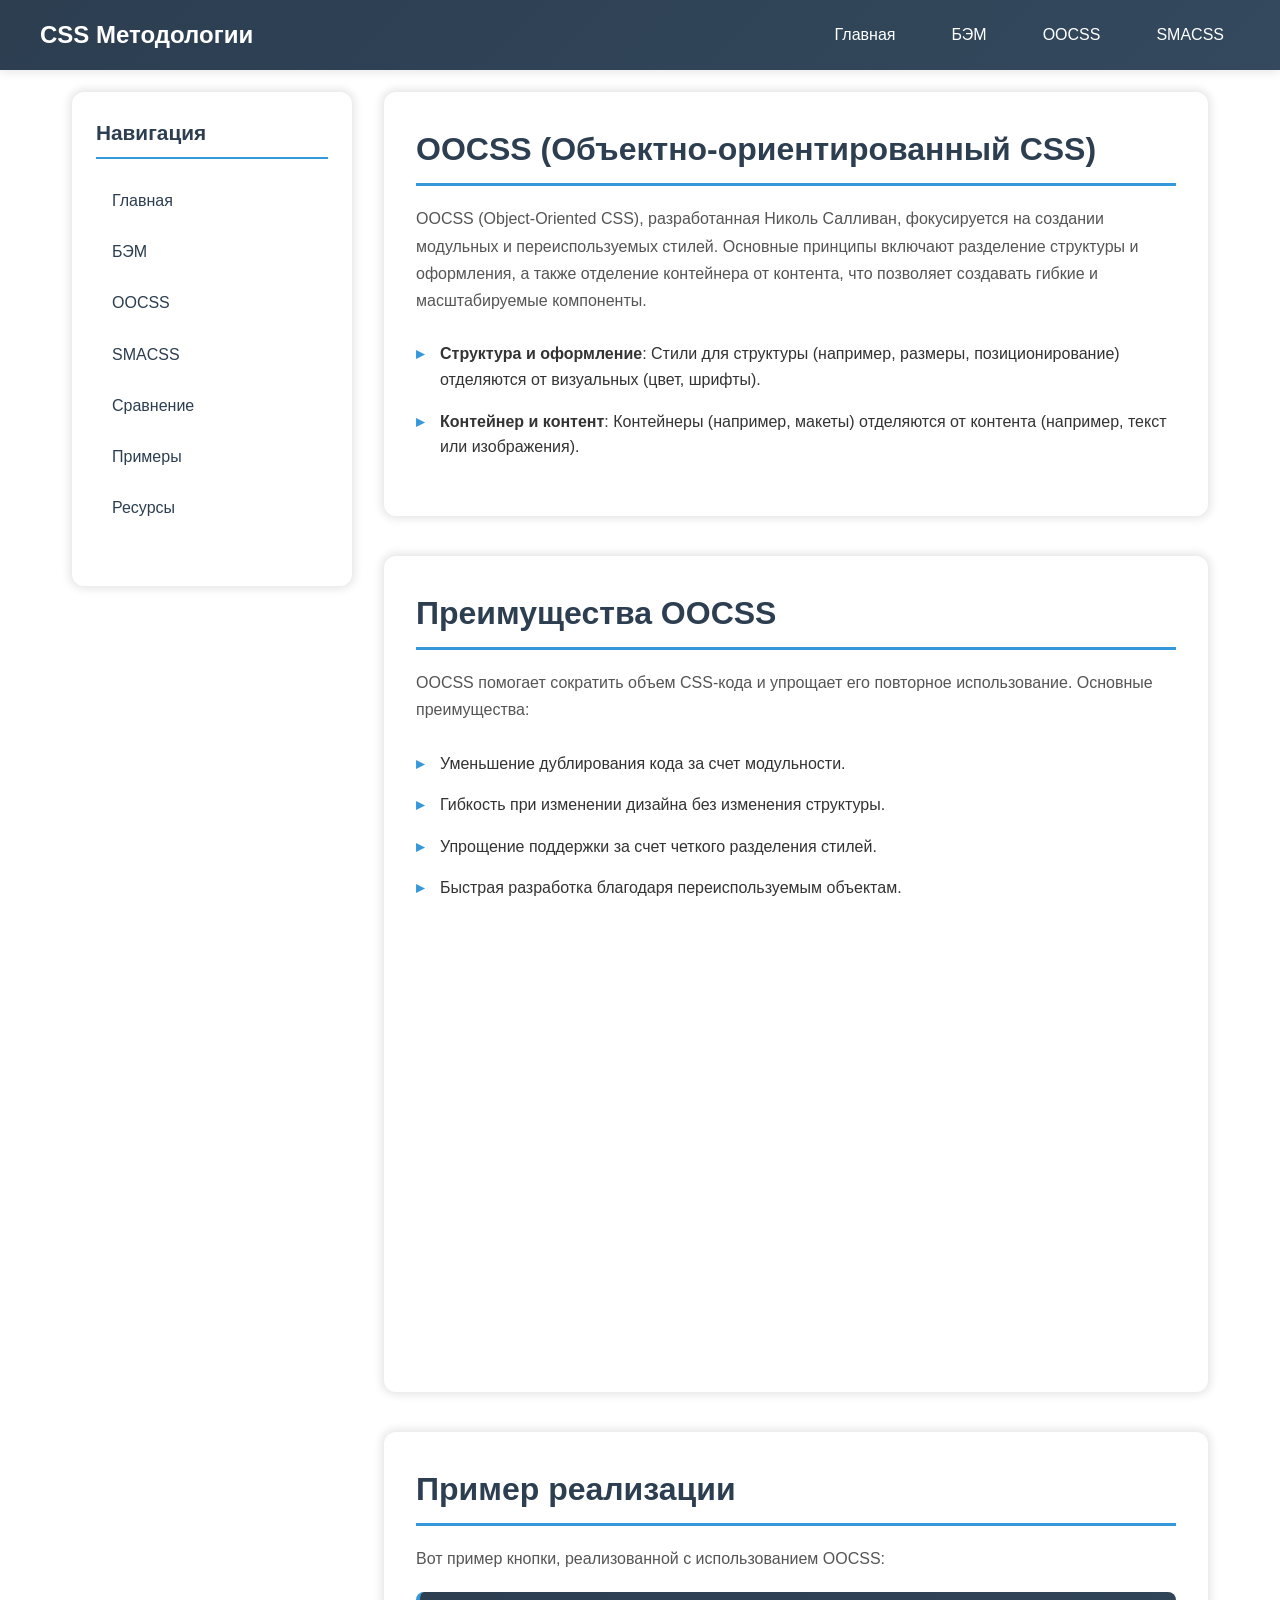
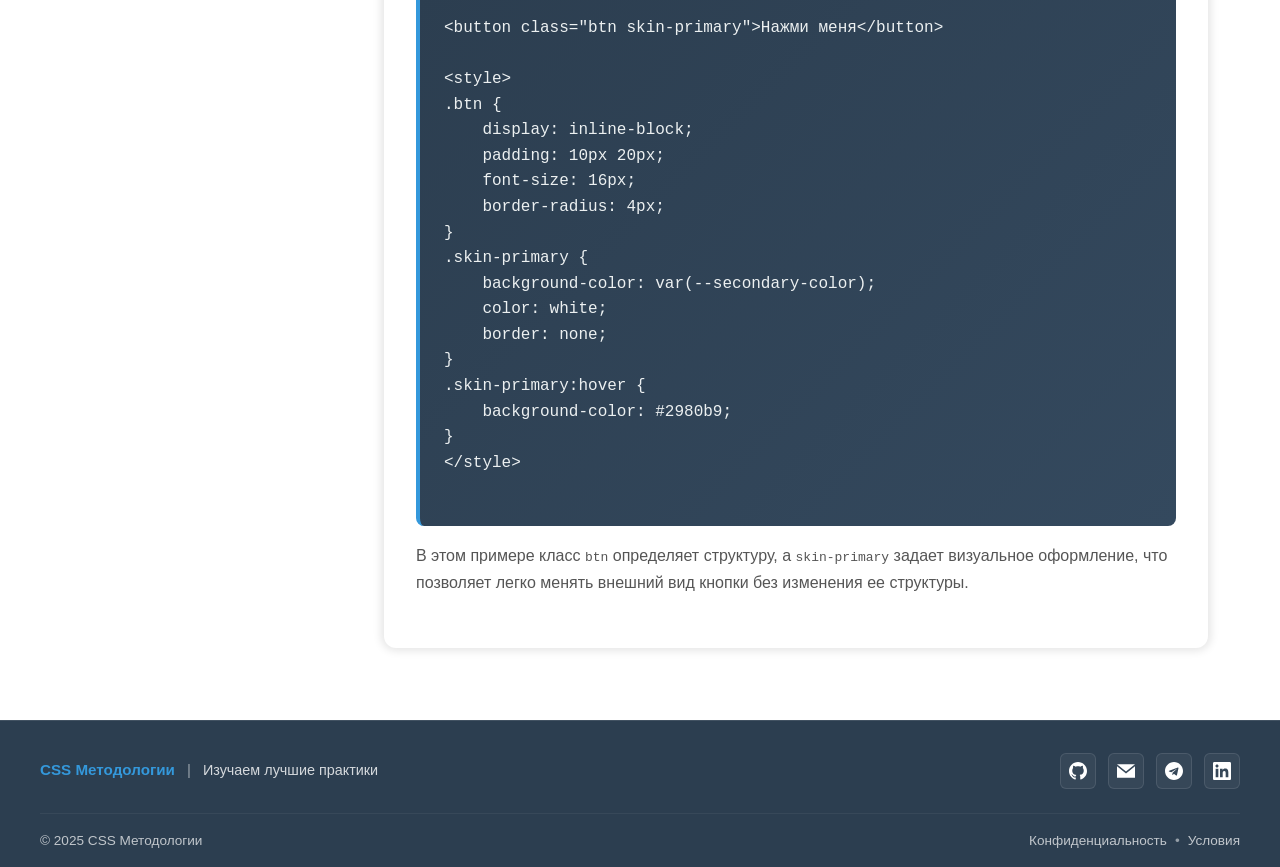
<file: oocss.html>
<script type="text/javascript">
        var gk_isXlsx = false;
        var gk_xlsxFileLookup = {};
        var gk_fileData = {};
        function filledCell(cell) {
          return cell !== '' && cell != null;
        }
        function loadFileData(filename) {
        if (gk_isXlsx && gk_xlsxFileLookup[filename]) {
            try {
                var workbook = XLSX.read(gk_fileData[filename], { type: 'base64' });
                var firstSheetName = workbook.SheetNames[0];
                var worksheet = workbook.Sheets[firstSheetName];

                // Convert sheet to JSON to filter blank rows
                var jsonData = XLSX.utils.sheet_to_json(worksheet, { header: 1, blankrows: false, defval: '' });
                // Filter out blank rows (rows where all cells are empty, null, or undefined)
                var filteredData = jsonData.filter(row => row.some(filledCell));

                // Heuristic to find the header row by ignoring rows with fewer filled cells than the next row
                var headerRowIndex = filteredData.findIndex((row, index) =>
                  row.filter(filledCell).length >= filteredData[index + 1]?.filter(filledCell).length
                );
                // Fallback
                if (headerRowIndex === -1 || headerRowIndex > 25) {
                  headerRowIndex = 0;
                }

                // Convert filtered JSON back to CSV
                var csv = XLSX.utils.aoa_to_sheet(filteredData.slice(headerRowIndex)); // Create a new sheet from filtered array of arrays
                csv = XLSX.utils.sheet_to_csv(csv, { header: 1 });
                return csv;
            } catch (e) {
                console.error(e);
                return "";
            }
        }
        return gk_fileData[filename] || "";
        }
        </script><script type="text/javascript">
        var gk_isXlsx = false;
        var gk_xlsxFileLookup = {};
        var gk_fileData = {};
        function filledCell(cell) {
          return cell !== '' && cell != null;
        }
        function loadFileData(filename) {
        if (gk_isXlsx && gk_xlsxFileLookup[filename]) {
            try {
                var workbook = XLSX.read(gk_fileData[filename], { type: 'base64' });
                var firstSheetName = workbook.SheetNames[0];
                var worksheet = workbook.Sheets[firstSheetName];

                // Convert sheet to JSON to filter blank rows
                var jsonData = XLSX.utils.sheet_to_json(worksheet, { header: 1, blankrows: false, defval: '' });
                // Filter out blank rows (rows where all cells are empty, null, or undefined)
                var filteredData = jsonData.filter(row => row.some(filledCell));

                // Heuristic to find the header row by ignoring rows with fewer filled cells than the next row
                var headerRowIndex = filteredData.findIndex((row, index) =>
                  row.filter(filledCell).length >= filteredData[index + 1]?.filter(filledCell).length
                );
                // Fallback
                if (headerRowIndex === -1 || headerRowIndex > 25) {
                  headerRowIndex = 0;
                }

                // Convert filtered JSON back to CSV
                var csv = XLSX.utils.aoa_to_sheet(filteredData.slice(headerRowIndex)); // Create a new sheet from filtered array of arrays
                csv = XLSX.utils.sheet_to_csv(csv, { header: 1 });
                return csv;
            } catch (e) {
                console.error(e);
                return "";
            }
        }
        return gk_fileData[filename] || "";
        }
</script>
<!DOCTYPE html>
<html lang="ru">
<head>
    <meta charset="UTF-8">
    <meta name="viewport" content="width=device-width, initial-scale=1.0">
    <title>OOCSS - Методологии CSS</title>
    <link rel="stylesheet" href="styles.css">
    <link rel="stylesheet" href="blaze.css">
</head>
<body>
    <header class="header">
        <div class="header__container">
            <div class="header__logo">CSS Методологии</div>
            <nav class="header__nav nav">
                <button class="nav__toggle" aria-label="Переключить меню">
                    <span class="nav__toggle-icon"></span>
                </button>
                <ul class="nav__list">
                    <li class="nav__item"><a href="index.html" class="nav__link">Главная</a></li>
                    <li class="nav__item"><a href="bem.html" class="nav__link">БЭМ</a></li>
                    <li class="nav__item"><a href="oocss.html" class="nav__link">OOCSS</a></li>
                    <li class="nav__item"><a href="smacss.html" class="nav__link">SMACSS</a></li>
                    <li class="nav__item nav__item--mobile-only"><a href="comparison.html" class="nav__link">Сравнение</a></li>
                    <li class="nav__item nav__item--mobile-only"><a href="examples.html" class="nav__link">Примеры</a></li>
                    <li class="nav__item nav__item--mobile-only"><a href="resources.html" class="nav__link">Ресурсы</a></li>
                </ul>
            </nav>
        </div>
    </header>
    <div class="main-container">
        <aside class="sidebar">
            <h2 class="sidebar__title">Навигация</h2>
            <ul class="sidebar__nav">
                <li class="sidebar__nav-item"><a href="index.html" class="sidebar__nav-link">Главная</a></li>
                <li class="sidebar__nav-item"><a href="bem.html" class="sidebar__nav-link">БЭМ</a></li>
                <li class="sidebar__nav-item"><a href="oocss.html" class="sidebar__nav-link">OOCSS</a></li>
                <li class="sidebar__nav-item"><a href="smacss.html" class="sidebar__nav-link">SMACSS</a></li>
                <li class="sidebar__nav-item"><a href="comparison.html" class="sidebar__nav-link">Сравнение</a></li>
                <li class="sidebar__nav-item"><a href="examples.html" class="sidebar__nav-link">Примеры</a></li>
                <li class="sidebar__nav-item"><a href="resources.html" class="sidebar__nav-link">Ресурсы</a></li>
            </ul>
        </aside>
        <main class="main">
            <section class="section">
                <h1 class="section__title">OOCSS (Объектно-ориентированный CSS)</h1>
                <p class="section__content">
                    OOCSS (Object-Oriented CSS), разработанная Николь Салливан, фокусируется на создании модульных и переиспользуемых стилей. Основные принципы включают разделение структуры и оформления, а также отделение контейнера от контента, что позволяет создавать гибкие и масштабируемые компоненты.
                </p>
                <ul class="section__list">
                    <li><strong>Структура и оформление</strong>: Стили для структуры (например, размеры, позиционирование) отделяются от визуальных (цвет, шрифты).</li>
                    <li><strong>Контейнер и контент</strong>: Контейнеры (например, макеты) отделяются от контента (например, текст или изображения).</li>
                </ul>
            </section>
            <section class="section">
                <h2 class="section__title">Преимущества OOCSS</h2>
                <p class="section__content">
                    OOCSS помогает сократить объем CSS-кода и упрощает его повторное использование. Основные преимущества:
                </p>
                <ul class="section__list">
                    <li>Уменьшение дублирования кода за счет модульности.</li>
                    <li>Гибкость при изменении дизайна без изменения структуры.</li>
                    <li>Упрощение поддержки за счет четкого разделения стилей.</li>
                    <li>Быстрая разработка благодаря переиспользуемым объектам.</li>
                </ul>
                <iframe width="100%" height="435" src="https://www.youtube.com/embed/79WUKWMwJcM" title="101 Object oriented CSS" frameborder="0" allow="accelerometer; autoplay; clipboard-write; encrypted-media; gyroscope; picture-in-picture; web-share" referrerpolicy="strict-origin-when-cross-origin" allowfullscreen></iframe>
            </section>
            <section class="section">
                <h2 class="section__title">Пример реализации</h2>
                <p class="section__content">
                    Вот пример кнопки, реализованной с использованием OOCSS:
                </p>
                <pre class="section__code">
&lt;button class="btn skin-primary"&gt;Нажми меня&lt;/button&gt;

&lt;style&gt;
.btn {
    display: inline-block;
    padding: 10px 20px;
    font-size: 16px;
    border-radius: 4px;
}
.skin-primary {
    background-color: var(--secondary-color);
    color: white;
    border: none;
}
.skin-primary:hover {
    background-color: #2980b9;
}
&lt;/style&gt;
                </pre>
                <p class="section__content">
                    В этом примере класс <code>btn</code> определяет структуру, а <code>skin-primary</code> задает визуальное оформление, что позволяет легко менять внешний вид кнопки без изменения ее структуры.
                </p>
            </section>
        </main>
    </div>
    <footer class="footer">
    <div class="footer__container">
        <!-- Основная строка с контактами -->
        <div class="footer__main">
            <div class="footer__brand">
                <span class="footer__logo">CSS Методологии</span>
                <span class="footer__divider">|</span>
                <span class="footer__tagline">Изучаем лучшие практики</span>
            </div>
            
            <div class="footer__contacts">
                <a href="https://github.com" target="_blank" class="footer__contact" aria-label="GitHub">
                    <svg class="footer__icon" viewBox="0 0 24 24" fill="currentColor">
                        <path d="M12 0c-6.626 0-12 5.373-12 12 0 5.302 3.438 9.8 8.207 11.387.599.111.793-.261.793-.577v-2.234c-3.338.726-4.033-1.416-4.033-1.416-.546-1.387-1.333-1.756-1.333-1.756-1.089-.745.083-.729.083-.729 1.205.084 1.839 1.237 1.839 1.237 1.07 1.834 2.807 1.304 3.492.997.107-.775.418-1.305.762-1.604-2.665-.305-5.467-1.334-5.467-5.931 0-1.311.469-2.381 1.236-3.221-.124-.303-.535-1.524.117-3.176 0 0 1.008-.322 3.301 1.23.957-.266 1.983-.399 3.003-.404 1.02.005 2.047.138 3.006.404 2.291-1.552 3.297-1.23 3.297-1.23.653 1.653.242 2.874.118 3.176.77.84 1.235 1.911 1.235 3.221 0 4.609-2.807 5.624-5.479 5.921.43.372.823 1.102.823 2.222v3.293c0 .319.192.694.801.576 4.765-1.589 8.199-6.086 8.199-11.386 0-6.627-5.373-12-12-12z"/>
                    </svg>
                </a>
                <a href="mailto:info@cssmethodologies.ru" class="footer__contact" aria-label="Email">
                    <svg class="footer__icon" viewBox="0 0 24 24" fill="currentColor">
                        <path d="M12 12.713l-11.985-9.713h23.97l-11.985 9.713zm0 2.574l-12-9.725v15.438h24v-15.438l-12 9.725z"/>
                    </svg>
                </a>
                <a href="https://t.me/css_methodologies" target="_blank" class="footer__contact" aria-label="Telegram">
                    <svg class="footer__icon" viewBox="0 0 24 24" fill="currentColor">
                        <path d="M12 0c-6.627 0-12 5.373-12 12s5.373 12 12 12 12-5.373 12-12-5.373-12-12-12zm5.894 8.221l-1.97 9.28c-.145.658-.537.818-1.084.508l-3-2.21-1.447 1.394c-.14.14-.26.26-.534.26l.213-3.053 5.56-5.022c.24-.213-.054-.334-.373-.121l-6.869 4.326-2.96-.924c-.64-.203-.658-.64.136-.954l11.566-4.458c.538-.196 1.006.128.832.941z"/>
                    </svg>
                </a>
                <a href="https://linkedin.com" target="_blank" class="footer__contact" aria-label="LinkedIn">
                    <svg class="footer__icon" viewBox="0 0 24 24" fill="currentColor">
                        <path d="M20.447 20.452h-3.554v-5.569c0-1.328-.027-3.037-1.852-3.037-1.853 0-2.136 1.445-2.136 2.939v5.667H9.351V9h3.414v1.561h.046c.477-.9 1.637-1.85 3.37-1.85 3.601 0 4.267 2.37 4.267 5.455v6.286zM5.337 7.433c-1.144 0-2.063-.926-2.063-2.065 0-1.138.92-2.063 2.063-2.063 1.14 0 2.064.925 2.064 2.063 0 1.139-.925 2.065-2.064 2.065zm1.782 13.019H3.555V9h3.564v11.452zM22.225 0H1.771C.792 0 0 .774 0 1.729v20.542C0 23.227.792 24 1.771 24h20.451C23.2 24 24 23.227 24 22.271V1.729C24 .774 23.2 0 22.222 0h.003z"/>
                    </svg>
                </a>
            </div>
        </div>

        <!-- Нижняя строка с копирайтом -->
        <div class="footer__bottom">
            <p class="footer__copyright">&copy; 2025 CSS Методологии</p>
            <div class="footer__links">
                <a href="#privacy" class="footer__link">Конфиденциальность</a>
                <span class="footer__divider">•</span>
                <a href="#terms" class="footer__link">Условия</a>
            </div>
        </div>
    </div>
    </footer>
    <script src="script.js"></script>
</body>
</html>
</file>
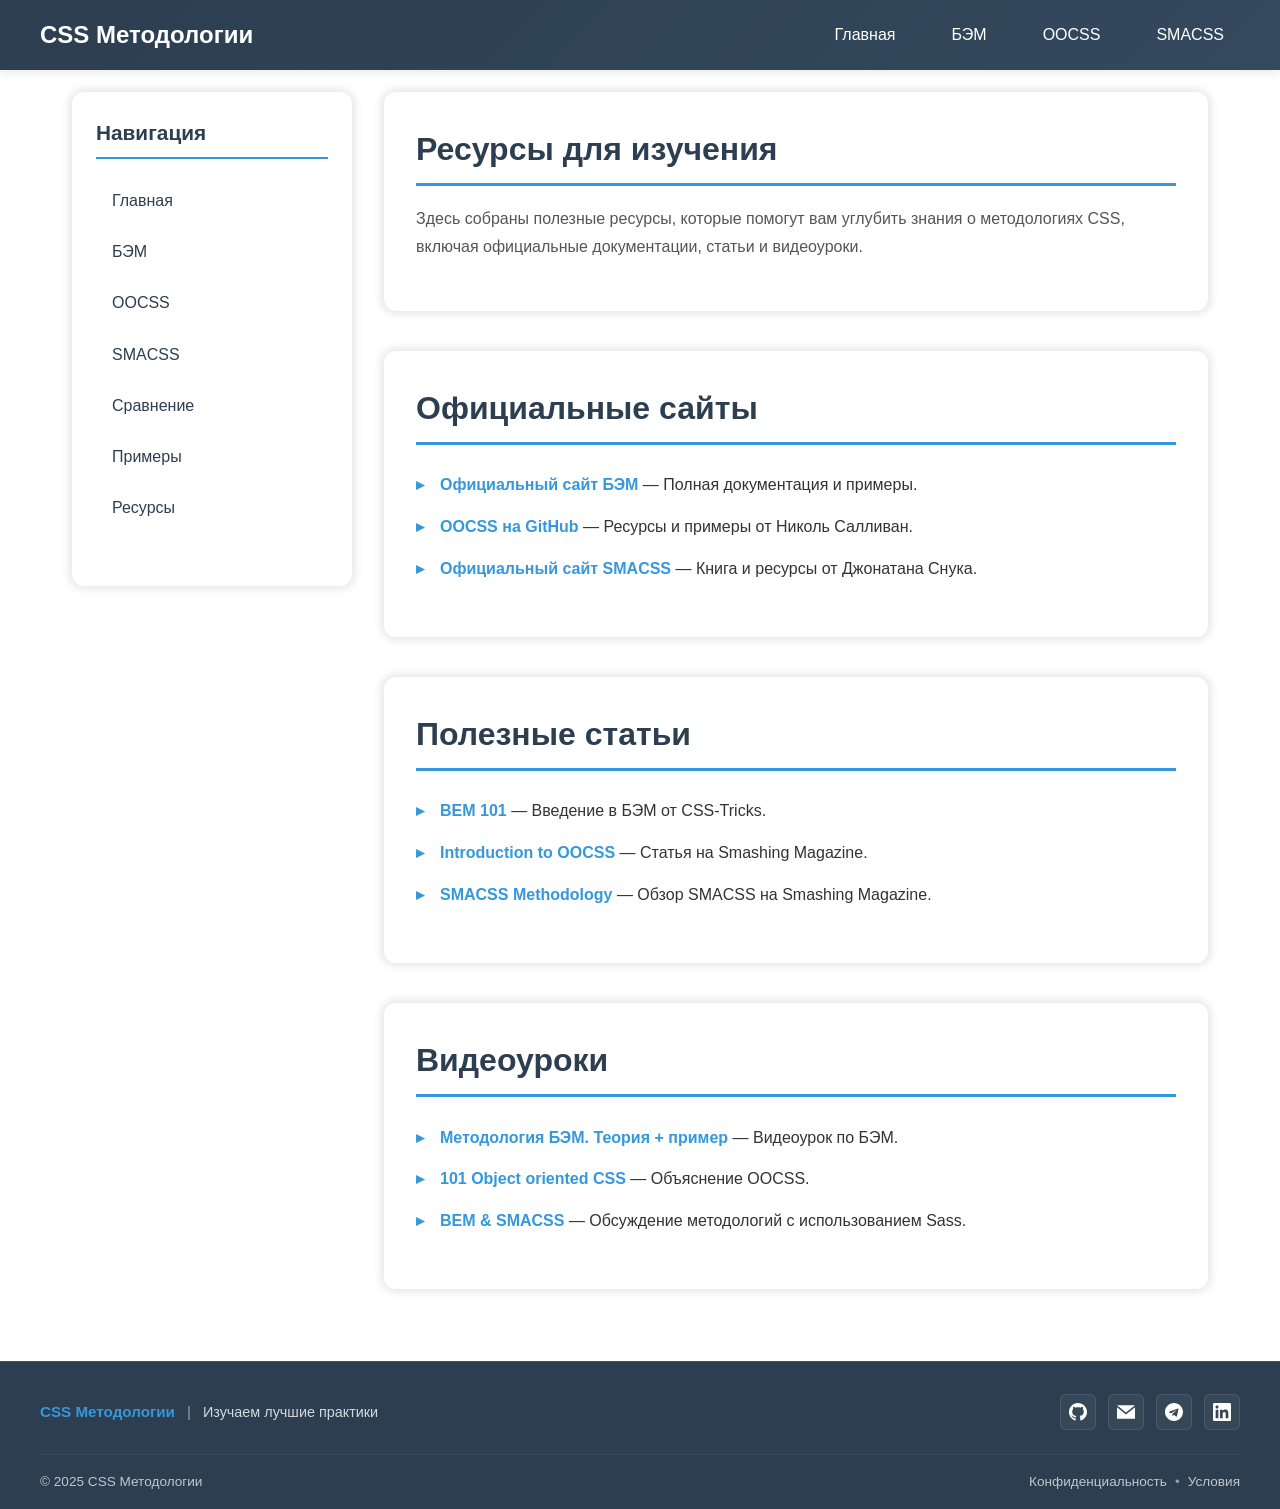
<file: resources.html>
<script type="text/javascript">
        var gk_isXlsx = false;
        var gk_xlsxFileLookup = {};
        var gk_fileData = {};
        function filledCell(cell) {
          return cell !== '' && cell != null;
        }
        function loadFileData(filename) {
        if (gk_isXlsx && gk_xlsxFileLookup[filename]) {
            try {
                var workbook = XLSX.read(gk_fileData[filename], { type: 'base64' });
                var firstSheetName = workbook.SheetNames[0];
                var worksheet = workbook.Sheets[firstSheetName];

                // Convert sheet to JSON to filter blank rows
                var jsonData = XLSX.utils.sheet_to_json(worksheet, { header: 1, blankrows: false, defval: '' });
                // Filter out blank rows (rows where all cells are empty, null, or undefined)
                var filteredData = jsonData.filter(row => row.some(filledCell));

                // Heuristic to find the header row by ignoring rows with fewer filled cells than the next row
                var headerRowIndex = filteredData.findIndex((row, index) =>
                  row.filter(filledCell).length >= filteredData[index + 1]?.filter(filledCell).length
                );
                // Fallback
                if (headerRowIndex === -1 || headerRowIndex > 25) {
                  headerRowIndex = 0;
                }

                // Convert filtered JSON back to CSV
                var csv = XLSX.utils.aoa_to_sheet(filteredData.slice(headerRowIndex)); // Create a new sheet from filtered array of arrays
                csv = XLSX.utils.sheet_to_csv(csv, { header: 1 });
                return csv;
            } catch (e) {
                console.error(e);
                return "";
            }
        }
        return gk_fileData[filename] || "";
        }
        </script><script type="text/javascript">
        var gk_isXlsx = false;
        var gk_xlsxFileLookup = {};
        var gk_fileData = {};
        function filledCell(cell) {
          return cell !== '' && cell != null;
        }
        function loadFileData(filename) {
        if (gk_isXlsx && gk_xlsxFileLookup[filename]) {
            try {
                var workbook = XLSX.read(gk_fileData[filename], { type: 'base64' });
                var firstSheetName = workbook.SheetNames[0];
                var worksheet = workbook.Sheets[firstSheetName];
                var jsonData = XLSX.utils.sheet_to_json(worksheet, { header: 1, blankrows: false, defval: '' });
                var filteredData = jsonData.filter(row => row.some(filledCell));
                var headerRowIndex = filteredData.findIndex((row, index) =>
                  row.filter(filledCell).length >= filteredData[index + 1]?.filter(filledCell).length
                );
                if (headerRowIndex === -1 || headerRowIndex > 25) {
                  headerRowIndex = 0;
                }
                var csv = XLSX.utils.aoa_to_sheet(filteredData.slice(headerRowIndex));
                csv = XLSX.utils.sheet_to_csv(csv, { header: 1 });
                return csv;
            } catch (e) {
                console.error(e);
                return "";
            }
        }
        return gk_fileData[filename] || "";
        }
</script>
<!DOCTYPE html>
<html lang="ru">
<head>
    <meta charset="UTF-8">
    <meta name="viewport" content="width=device-width, initial-scale=1.0">
    <title>Ресурсы - CSS Методологии</title>
    <link rel="stylesheet" href="styles.css">
    <link rel="stylesheet" href="blaze.css">
</head>
<body>
    <header class="header">
        <div class="header__container">
            <div class="header__logo">CSS Методологии</div>
            <nav class="header__nav nav">
                <button class="nav__toggle" aria-label="Переключить меню">
                    <span class="nav__toggle-icon"></span>
                </button>
                <ul class="nav__list">
                    <li class="nav__item"><a href="index.html" class="nav__link">Главная</a></li>
                    <li class="nav__item"><a href="bem.html" class="nav__link">БЭМ</a></li>
                    <li class="nav__item"><a href="oocss.html" class="nav__link">OOCSS</a></li>
                    <li class="nav__item"><a href="smacss.html" class="nav__link">SMACSS</a></li>
                    <li class="nav__item nav__item--mobile-only"><a href="comparison.html" class="nav__link">Сравнение</a></li>
                    <li class="nav__item nav__item--mobile-only"><a href="examples.html" class="nav__link">Примеры</a></li>
                    <li class="nav__item nav__item--mobile-only"><a href="resources.html" class="nav__link">Ресурсы</a></li>
                </ul>
            </nav>
        </div>
    </header>
    <div class="main-container" id="main-content">
        <aside class="sidebar">
            <div class="sidebar__content">
                <h2 class="sidebar__title">Навигация</h2>
                <ul class="sidebar__nav">
                    <li class="sidebar__nav-item"><a href="index.html" class="sidebar__nav-link">Главная</a></li>
                    <li class="sidebar__nav-item"><a href="bem.html" class="sidebar__nav-link">БЭМ</a></li>
                    <li class="sidebar__nav-item"><a href="oocss.html" class="sidebar__nav-link">OOCSS</a></li>
                    <li class="sidebar__nav-item"><a href="smacss.html" class="sidebar__nav-link">SMACSS</a></li>
                    <li class="sidebar__nav-item"><a href="comparison.html" class="sidebar__nav-link">Сравнение</a></li>
                    <li class="sidebar__nav-item"><a href="examples.html" class="sidebar__nav-link">Примеры</a></li>
                    <li class="sidebar__nav-item"><a href="resources.html" class="sidebar__nav-link">Ресурсы</a></li>
                </ul>
            </div>
        </aside>
        <main class="main">
            <section class="section">
                <h1 class="section__title">Ресурсы для изучения</h1>
                <p class="section__content">
                    Здесь собраны полезные ресурсы, которые помогут вам углубить знания о методологиях CSS, включая официальные документации, статьи и видеоуроки.
                </p>
            </section>
            <section class="section">
                <h2 class="section__title">Официальные сайты</h2>
                <ul class="section__list">
                    <li><a href="https://bem.info/" class="section__link">Официальный сайт БЭМ</a> — Полная документация и примеры.</li>
                    <li><a href="https://github.com/stubbornella/oocss" class="section__link">OOCSS на GitHub</a> — Ресурсы и примеры от Николь Салливан.</li>
                    <li><a href="https://smacss.com/" class="section__link">Официальный сайт SMACSS</a> — Книга и ресурсы от Джонатана Снука.</li>
                </ul>
            </section>
            <section class="section">
                <h2 class="section__title">Полезные статьи</h2>
                <ul class="section__list">
                    <li><a href="https://css-tricks.com/bem-101/" class="section__link">BEM 101</a> — Введение в БЭМ от CSS-Tricks.</li>
                    <li><a href="https://www.smashingmagazine.com/2011/12/an-introduction-to-object-oriented-css-oocss/" class="section__link">Introduction to OOCSS</a> — Статья на Smashing Magazine.</li>
                    <li><a href="https://www.smashingmagazine.com/2012/04/a-new-front-end-methodology-smacss/" class="section__link">SMACSS Methodology</a> — Обзор SMACSS на Smashing Magazine.</li>
                </ul>
            </section>
            <section class="section">
                <h2 class="section__title">Видеоуроки</h2>
                <ul class="section__list">
                    <li><a href="https://www.youtube.com/watch?v=3DhbxD5NdGw" class="section__link">Методология БЭМ. Теория + пример</a> — Видеоурок по БЭМ.</li>
                    <li><a href="https://www.youtube.com/watch?v=79WUKWMwJcM" class="section__link">101 Object oriented CSS</a> — Объяснение OOCSS.</li>
                    <li><a href="https://www.youtube.com/watch?v=vXW7w3ym8hg" class="section__link">BEM & SMACSS</a> — Обсуждение методологий с использованием Sass.</li>
                </ul>
            </section>
        </main>
    </div>
    <footer class="footer">
    <div class="footer__container">
        <!-- Основная строка с контактами -->
        <div class="footer__main">
            <div class="footer__brand">
                <span class="footer__logo">CSS Методологии</span>
                <span class="footer__divider">|</span>
                <span class="footer__tagline">Изучаем лучшие практики</span>
            </div>
            
            <div class="footer__contacts">
                <a href="https://github.com" target="_blank" class="footer__contact" aria-label="GitHub">
                    <svg class="footer__icon" viewBox="0 0 24 24" fill="currentColor">
                        <path d="M12 0c-6.626 0-12 5.373-12 12 0 5.302 3.438 9.8 8.207 11.387.599.111.793-.261.793-.577v-2.234c-3.338.726-4.033-1.416-4.033-1.416-.546-1.387-1.333-1.756-1.333-1.756-1.089-.745.083-.729.083-.729 1.205.084 1.839 1.237 1.839 1.237 1.07 1.834 2.807 1.304 3.492.997.107-.775.418-1.305.762-1.604-2.665-.305-5.467-1.334-5.467-5.931 0-1.311.469-2.381 1.236-3.221-.124-.303-.535-1.524.117-3.176 0 0 1.008-.322 3.301 1.23.957-.266 1.983-.399 3.003-.404 1.02.005 2.047.138 3.006.404 2.291-1.552 3.297-1.23 3.297-1.23.653 1.653.242 2.874.118 3.176.77.84 1.235 1.911 1.235 3.221 0 4.609-2.807 5.624-5.479 5.921.43.372.823 1.102.823 2.222v3.293c0 .319.192.694.801.576 4.765-1.589 8.199-6.086 8.199-11.386 0-6.627-5.373-12-12-12z"/>
                    </svg>
                </a>
                <a href="mailto:info@cssmethodologies.ru" class="footer__contact" aria-label="Email">
                    <svg class="footer__icon" viewBox="0 0 24 24" fill="currentColor">
                        <path d="M12 12.713l-11.985-9.713h23.97l-11.985 9.713zm0 2.574l-12-9.725v15.438h24v-15.438l-12 9.725z"/>
                    </svg>
                </a>
                <a href="https://t.me/css_methodologies" target="_blank" class="footer__contact" aria-label="Telegram">
                    <svg class="footer__icon" viewBox="0 0 24 24" fill="currentColor">
                        <path d="M12 0c-6.627 0-12 5.373-12 12s5.373 12 12 12 12-5.373 12-12-5.373-12-12-12zm5.894 8.221l-1.97 9.28c-.145.658-.537.818-1.084.508l-3-2.21-1.447 1.394c-.14.14-.26.26-.534.26l.213-3.053 5.56-5.022c.24-.213-.054-.334-.373-.121l-6.869 4.326-2.96-.924c-.64-.203-.658-.64.136-.954l11.566-4.458c.538-.196 1.006.128.832.941z"/>
                    </svg>
                </a>
                <a href="https://linkedin.com" target="_blank" class="footer__contact" aria-label="LinkedIn">
                    <svg class="footer__icon" viewBox="0 0 24 24" fill="currentColor">
                        <path d="M20.447 20.452h-3.554v-5.569c0-1.328-.027-3.037-1.852-3.037-1.853 0-2.136 1.445-2.136 2.939v5.667H9.351V9h3.414v1.561h.046c.477-.9 1.637-1.85 3.37-1.85 3.601 0 4.267 2.37 4.267 5.455v6.286zM5.337 7.433c-1.144 0-2.063-.926-2.063-2.065 0-1.138.92-2.063 2.063-2.063 1.14 0 2.064.925 2.064 2.063 0 1.139-.925 2.065-2.064 2.065zm1.782 13.019H3.555V9h3.564v11.452zM22.225 0H1.771C.792 0 0 .774 0 1.729v20.542C0 23.227.792 24 1.771 24h20.451C23.2 24 24 23.227 24 22.271V1.729C24 .774 23.2 0 22.222 0h.003z"/>
                    </svg>
                </a>
            </div>
        </div>

        <!-- Нижняя строка с копирайтом -->
        <div class="footer__bottom">
            <p class="footer__copyright">&copy; 2025 CSS Методологии</p>
            <div class="footer__links">
                <a href="#privacy" class="footer__link">Конфиденциальность</a>
                <span class="footer__divider">•</span>
                <a href="#terms" class="footer__link">Условия</a>
            </div>
        </div>
    </div>
    </footer>
    <script src="script.js"></script>
</body>
</html>
</file>
<file: styles.css>
:root {
    --primary-color: #2c3e50;
    --secondary-color: #3498db;
    --bg-color: #f4f4f4;
    --header-height: 60px;
    --sidebar-width: 280px;
    --border-color: #e0e0e0;
    --accent-color: #e74c3c;
    --text-muted: #7f8c8d;
}

* {
    margin: 0;
    padding: 0;
    box-sizing: border-box;
}

body {
    font-family: 'Segoe UI', Tahoma, Geneva, Verdana, sans-serif;
    line-height: 1.6;
    background-color: var(--bg-color);
    min-height: 100vh;
    display: flex;
    flex-direction: column;
    color: #333;
}

.general-container {
    background-image: url('999.jpg');
    background-size: cover; 
    background-position: center; 
    background-repeat: no-repeat; 
    background-attachment: fixed;
    min-height: 100vh;
    display: flex;
    flex-direction: column;
    margin-top: var(--header-height);
}

.hero-section {
    flex: 1;
    display: flex;
    align-items: center;
    justify-content: center;
    text-align: center;
    color: white;
    padding: 2rem;
    background: rgba(44, 62, 80, 0.7); /* Полупрозрачный оверлей */
}

.hero-section__content {
    max-width: 800px;
    animation: fadeInUp 0.8s ease;
}

.hero-section__title {
    font-size: 3rem;
    margin-bottom: 1.5rem;
    font-weight: 700;
    text-shadow: 2px 2px 4px rgba(0,0,0,0.5);
}

.hero-section__subtitle {
    font-size: 1.3rem;
    margin-bottom: 2.5rem;
    opacity: 0.9;
    text-shadow: 1px 1px 2px rgba(0,0,0,0.5);
}

.hero-section__buttons {
    display: flex;
    gap: 1rem;
    justify-content: center;
    flex-wrap: wrap;
}

.hero-section__button {
    padding: 0.8rem 2rem;
    background-color: #34495e;
    color:#e0e0e0;
    text-decoration: none;
    font-size: 1.1rem;
    border-radius: 6px;
    transition: all 0.3s ease;
}

.hero-section__button:hover {
    transform: translateY(-3px);
    box-shadow: 0 6px 20px rgba(0,0,0,0.3);
}

.features-section {
    background: linear-gradient(135deg, #f8f9fa, #e9ecef);
    padding: 5rem 2rem;
}

.features-section__container {
    max-width: 1200px;
    margin: 0 auto;
}

.features-section__title {
    text-align: center;
    font-size: 2.5rem;
    margin-bottom: 3rem;
    color: var(--primary-color);
    font-weight: 700;
}

.features-section__grid {
    display: grid;
    grid-template-columns: repeat(auto-fit, minmax(300px, 1fr));
    gap: 2rem;
}

.feature-card {
    background: white;
    padding: 2.5rem 2rem;
    border-radius: 12px;
    text-align: center;
    box-shadow: 0 4px 15px rgba(0,0,0,0.1);
    transition: all 0.3s ease;
    border: 1px solid var(--border-color);
    position: relative;
    overflow: hidden;
}

.feature-card::before {
    content: '';
    position: absolute;
    top: 0;
    left: 0;
    width: 100%;
    height: 4px;
    background: linear-gradient(135deg, var(--secondary-color), var(--primary-color));
}

.feature-card:hover {
    transform: translateY(-8px);
    box-shadow: 0 12px 30px rgba(0,0,0,0.15);
}

.feature-card__title {
    font-size: 1.5rem;
    margin-bottom: 1rem;
    color: var(--primary-color);
    font-weight: 600;
}

.feature-card__description {
    color: var(--text-muted);
    line-height: 1.6;
    font-size: 1rem;
}

.header {
    background: linear-gradient(135deg, var(--primary-color), #34495e);
    color: white;
    padding: 1rem;
    position: fixed;
    top: 0;
    left: 0;
    width: 100%;
    z-index: 1000;
    box-shadow: 0 2px 10px rgba(0,0,0,0.1);
}

.header__container {
    max-width: 1200px;
    margin: 0 auto;
    display: flex;
    justify-content: space-between;
    align-items: center;
}

.header__logo {
    font-size: 1.5rem;
    font-weight: bold;
    color: white;
    text-decoration: none;
}

.header__logo:hover {
    color: var(--secondary-color);
}

.nav__list {
    list-style: none;
    display: flex;
    gap: 1.5rem;
}

.nav__item--mobile-only {
    display: none;
}

.nav__link {
    color: white;
    text-decoration: none;
    padding: 0.5rem 1rem;
    border-radius: 4px;
    transition: all 0.3s ease;
    font-weight: 500;
}

.nav__link:hover {
    background-color: var(--secondary-color);
    transform: translateY(-2px);
}

.nav__link[aria-current="page"] {
    background-color: var(--secondary-color);
    box-shadow: 0 2px 8px rgba(52, 152, 219, 0.3);
}

.nav__toggle {
    display: none;
    background: none;
    border: none;
    cursor: pointer;
    padding: 0.5rem;
    border-radius: 4px;
    transition: background-color 0.3s ease;
}

.nav__toggle:hover {
    background-color: rgba(255,255,255,0.1);
}

.nav__toggle-icon,
.nav__toggle-icon::before,
.nav__toggle-icon::after {
    width: 25px;
    height: 3px;
    background-color: white;
    display: block;
    transition: all 0.3s ease;
    border-radius: 2px;
}

.nav__toggle-icon::before,
.nav__toggle-icon::after {
    content: '';
    position: absolute;
}

.nav__toggle-icon::before {
    transform: translateY(-8px);
}

.nav__toggle-icon::after {
    transform: translateY(8px);
}

.nav__toggle--active .nav__toggle-icon {
    background: transparent;
}

.nav__toggle--active .nav__toggle-icon::before {
    transform: rotate(45deg);
}

.nav__toggle--active .nav__toggle-icon::after {
    transform: rotate(-45deg);
}

.main-container {
    max-width: 1200px;
    margin: 0 auto;
    margin-top: var(--header-height);
    padding: 2rem;
    flex: 1;
    display: flex;
    gap: 2rem;
}

.sidebar {
    width: var(--sidebar-width);
    background: white;
    padding: 1.5rem;
    border-radius: 12px;
    box-shadow: 0px 0px 8px 3px rgba(0,0,0,0.1);
    position: sticky;
    top: calc(var(--header-height) + 2rem);
    height: fit-content;
    max-height: calc(100vh - var(--header-height) - 4rem);
    overflow-y: auto;
    transition: all 0.3s ease;
    scrollbar-width: none;
    -ms-overflow-style: none;
}

.sidebar::-webkit-scrollbar {
    display: none; 
}

.sidebar__title {
    font-size: 1.3rem;
    margin-bottom: 1.2rem;
    color: var(--primary-color);
    font-weight: 600;
    border-bottom: 2px solid var(--secondary-color);
    padding-bottom: 0.5rem;
}

.sidebar__nav {
    list-style: none;
    margin-bottom: 2rem;
}

.sidebar__nav-item {
    margin-bottom: 0.4rem;
    transition: transform 0.2s ease;
}

.sidebar__nav-item:hover {
    transform: translateX(5px);
}

.sidebar__nav-link {
    color: var(--primary-color);
    text-decoration: none;
    padding: 0.6rem 1rem;
    border-radius: 6px;
    display: block;
    transition: all 0.3s ease;
    font-weight: 500;
}

.sidebar__nav-link:hover {
    background-color: var(--secondary-color);
    color: white;
    text-decoration: none;
    box-shadow: 0 2px 8px rgba(52, 152, 219, 0.3);
}

.sidebar__nav-link[aria-current="page"] {
    background-color: var(--primary-color);
    color: white;
    font-weight: 600;
}

.sidebar__form {
    display: flex;
    flex-direction: column;
    gap: 0.8rem;
    background: linear-gradient(135deg, #f8f9fa, #e9ecef);
    padding: 1.2rem;
    border-radius: 8px;
    margin-bottom: 1.5rem;
    border: 1px solid var(--border-color);
}

.sidebar__label {
    font-size: 1rem;
    font-weight: 600;
    color: var(--primary-color);
}

.sidebar__button {
    margin-top: 0.5rem;
    transition: all 0.3s ease;
    font-weight: 600;
}

.sidebar__button:hover {
    transform: translateY(-2px);
    box-shadow: 0 4px 12px rgba(0,0,0,0.2);
}

.sidebar__ad {
    text-align: center;
    padding: 1rem;
    background: linear-gradient(135deg, #f8f9fa, #e9ecef);
    border-radius: 8px;
    border: 2px dashed var(--border-color);
}

.sidebar__ad-image {
    max-width: 100%;
    height: auto;
    border-radius: 6px;
    transition: transform 0.3s ease;
}

.sidebar__ad-image:hover {
    transform: scale(1.02);
}

.main {
    flex: 1;
    min-width: 0;
}

.section {
    margin-bottom: 2.5rem;
    background: white;
    padding: 2rem;
    border-radius: 12px;
    box-shadow: 0px 0px 8px 3px rgba(0,0,0,0.1);
    transition: transform 0.3s ease;
}

.section:hover {
    transform: translateY(-2px);
}

.section__title {
    font-size: 2rem;
    margin-bottom: 1.2rem;
    color: var(--primary-color);
    font-weight: 700;
    border-bottom: 3px solid var(--secondary-color);
    padding-bottom: 0.5rem;
}

.section__content {
    margin-bottom: 1.2rem;
    line-height: 1.7;
    color: #555;
}

.section__image {
    max-width: 100%;
    height: auto;
    border-radius: 8px;
    box-shadow: 0 4px 8px rgba(0,0,0,0.1);
    margin: 1rem 0;
    transition: transform 0.3s ease;
}

.section__image:hover {
    transform: scale(1.02);
}

.section__subtitle {
    font-size: 1.5rem;
    margin: 1.5rem 0 1rem;
    color: var(--primary-color);
    font-weight: 600;
}

.section__code {
    background: linear-gradient(135deg, #2c3e50, #34495e);
    color: #ecf0f1;
    padding: 1.5rem;
    border-radius: 8px;
    font-family: 'Courier New', monospace;
    white-space: pre-wrap;
    margin: 1rem 0;
    border-left: 4px solid var(--secondary-color);
    overflow-x: auto;
}

.section__link {
    color: var(--secondary-color);
    text-decoration: none;
    font-weight: 600;
    transition: all 0.3s ease;
    border-bottom: 2px solid transparent;
}

.section__link:hover {
    color: var(--primary-color);
    border-bottom-color: var(--secondary-color);
}

.section__list {
    list-style: none;
    margin: 1rem 0;
}

.section__list li {
    padding: 0.5rem 0;
    padding-left: 1.5rem;
    position: relative;
}

.section__list li:before {
    content: '▸';
    color: var(--secondary-color);
    position: absolute;
    left: 0;
    font-weight: bold;
}

.contact__form {
    display: flex;
    flex-direction: column;
    gap: 1.2rem;
    max-width: 500px;
}

.contact__label {
    font-size: 1rem;
    font-weight: 600;
    color: var(--primary-color);
}

.contact__button {
    align-self: flex-start;
    font-weight: 600;
    transition: all 0.3s ease;
}

.contact__button:hover {
    transform: translateY(-2px);
    box-shadow: 0 4px 12px rgba(0,0,0,0.2);
}

.comparison-table {
    width: 100%;
    border-collapse: collapse;
    margin-top: 1rem;
    border-radius: 8px;
    overflow: hidden;
    box-shadow: 0 2px 8px rgba(0,0,0,0.1);
}

.comparison-table th,
.comparison-table td {
    border: 1px solid var(--border-color);
    padding: 1rem;
    text-align: left;
}

.comparison-table th {
    background: linear-gradient(135deg, var(--primary-color), #34495e);
    color: white;
    font-weight: 600;
}

.comparison-table tr:nth-child(even) {
    background-color: #f8f9fa;
}

.comparison-table tr:hover {
    background-color: #e9ecef;
}

.footer {
    background: var(--primary-color);
    color: white;
    padding: 2rem 1rem 1rem;
    margin-top: auto;
    border-top: 1px solid rgba(255,255,255,0.1);
}

.footer__container {
    max-width: 1200px;
    margin: 0 auto;
}

/* Основная строка */
.footer__main {
    display: flex;
    justify-content: space-between;
    align-items: center;
    margin-bottom: 1.5rem;
    flex-wrap: wrap;
    gap: 1rem;
}

.footer__brand {
    display: flex;
    align-items: center;
    gap: 0.75rem;
    font-size: 0.95rem;
}

.footer__logo {
    font-weight: 600;
    color: var(--secondary-color);
}

.footer__divider {
    opacity: 0.5;
}

.footer__tagline {
    opacity: 0.8;
    font-size: 0.9rem;
}

/* Контакты - только иконки */
.footer__contacts {
    display: flex;
    gap: 0.75rem;
}

.footer__contact {
    display: flex;
    align-items: center;
    justify-content: center;
    width: 36px;
    height: 36px;
    border-radius: 6px;
    color: white;
    text-decoration: none;
    transition: all 0.2s ease;
    background: rgba(255,255,255,0.05);
    border: 1px solid rgba(255,255,255,0.1);
}

.footer__contact:hover {
    background: rgba(255,255,255,0.1);
    color: var(--secondary-color);
    transform: translateY(-1px);
    text-decoration: none;
}

.footer__icon {
    width: 18px;
    height: 18px;
}

/* Нижняя строка */
.footer__bottom {
    display: flex;
    justify-content: space-between;
    align-items: center;
    padding-top: 1rem;
    border-top: 1px solid rgba(255,255,255,0.05);
    flex-wrap: wrap;
    gap: 1rem;
}

.footer__copyright {
    opacity: 0.7;
    font-size: 0.85rem;
    margin: 0;
}

.footer__links {
    display: flex;
    align-items: center;
    gap: 0.5rem;
    font-size: 0.85rem;
}

.footer__link {
    color: rgba(255,255,255,0.7);
    text-decoration: none;
    transition: color 0.2s ease;
}

.footer__link:hover {
    color: var(--secondary-color);
    text-decoration: none;
}

.modal {
    display: none;
    position: fixed;
    top: 0;
    left: 0;
    width: 100%;
    height: 100%;
    background-color: rgba(0,0,0,0.5);
    justify-content: center;
    align-items: center;
    z-index: 2000;
    backdrop-filter: blur(5px);
}

.modal__content {
    background: white;
    padding: 2.5rem;
    border-radius: 12px;
    text-align: center;
    box-shadow: 0 10px 30px rgba(0,0,0,0.3);
    max-width: 400px;
    width: 90%;
    animation: modalAppear 0.3s ease;
}

@keyframes modalAppear {
    from {
        opacity: 0;
        transform: scale(0.8) translateY(-20px);
    }
    to {
        opacity: 1;
        transform: scale(1) translateY(0);
    }
}

.modal__title {
    font-size: 1.5rem;
    margin-bottom: 1rem;
    color: var(--primary-color);
}

.modal--active {
    display: flex;
}

/* Адаптивность */
@media (min-width: 991px) and (max-width: 1024px) {
    .sidebar {
        width: 240px;
        position: static;
        margin-bottom: 2rem;
    }
    
    .main {
        margin-left: 0;
    }
    
    .main-container {
        flex-direction: column;
    }
}

@media (max-width: 768px) {
    .nav__list {
        display: none;
        flex-direction: column;
        position: fixed;
        top: var(--header-height);
        left: 0;
        width: 100%;
        background: linear-gradient(135deg, var(--primary-color), #34495e);
        padding: 1rem;
        z-index: 1000;
        box-shadow: 0 4px 12px rgba(0,0,0,0.1);
    }

    .nav__list--active {
        display: flex;
    }

    .nav__item--mobile-only {
        display: block;
    }

    .nav__toggle {
        display: block;
    }

    .sidebar {
        display: none;
    }
    
    .main-container {
        padding: 1rem;
        flex-direction: column;
    }
    
    .sidebar__nav {
        display: grid;
        grid-template-columns: repeat(auto-fit, minmax(150px, 1fr));
        gap: 0.5rem;
    }
    
    .sidebar__nav-item:hover {
        transform: translateY(-2px);
    }
    
    .section {
        padding: 1.5rem;
    }
    
    .section__title {
        font-size: 1.5rem;
    }
    
    .footer__links {
        flex-direction: column;
        gap: 1rem;
    }
    
    .comparison-table {
        display: block;
        overflow-x: auto;
        white-space: nowrap;
    }
}

@media (min-width: 768px) and (max-width: 991px) {
     .nav__list {
        display: none;
        flex-direction: column;
        position: fixed;
        top: var(--header-height);
        left: 0;
        width: 100%;
        background: linear-gradient(135deg, var(--primary-color), #34495e);
        padding: 1rem;
        z-index: 1000;
        box-shadow: 0 4px 12px rgba(0,0,0,0.1);
    }

    .nav__list--active {
        display: flex;
    }

    .nav__item--mobile-only {
        display: block;
    }

    .nav__toggle {
        display: block;
    }

    .sidebar {
        display: none;
    }
    
    .main-container {
        padding: 1rem;
        flex-direction: column;
    }
    
    .sidebar__nav {
        display: grid;
        grid-template-columns: repeat(auto-fit, minmax(150px, 1fr));
        gap: 0.5rem;
    }
    
    .sidebar__nav-item:hover {
        transform: translateY(-2px);
    }
    
    .section {
        padding: 1.5rem;
    }
    
    .section__title {
        font-size: 1.5rem;
    }
    
    .footer__links {
        flex-direction: column;
        gap: 1rem;
    }
    
    .comparison-table {
        display: block;
        overflow-x: auto;
        white-space: nowrap;
    }
}

@media (max-width: 480px) {
    .sidebar {
        padding: 1rem;
    }
    
    .sidebar__nav {
        grid-template-columns: 1fr;
    }
    
    .sidebar__form {
        padding: 1rem;
    }
    
    .section {
        padding: 1rem;
    }
    
    .section__title {
        font-size: 1.3rem;
    }
    
    .header__container {
        flex-wrap: wrap;
    }
    
    .comparison-table {
        font-size: 0.9rem;
        display: block;
        overflow-x: auto;
        white-space: nowrap;
    }
    
    .comparison-table th,
    .comparison-table td {
        padding: 0.5rem;
    }
}

/* Дополнительные утилитарные классы */
.text-center {
    text-align: center;
}

.mb-1 { margin-bottom: 1rem; }
.mb-2 { margin-bottom: 2rem; }
.mt-1 { margin-top: 1rem; }
.mt-2 { margin-top: 2rem; }

.highlight {
    background: linear-gradient(120deg, var(--secondary-color) 0%, var(--secondary-color) 100%);
    background-repeat: no-repeat;
    background-size: 100% 0.2em;
    background-position: 0 88%;
    transition: background-size 0.3s ease;
}

.highlight:hover {
    background-size: 100% 88%;
}
</file>
<file: blaze.css>
@charset "UTF-8";:host,:root{--color-background:var(--color-10);--color-background-offset:var(--color-9);--color-background-offset-2:var(--color-8);--color-text:var(--color-0);--color-text-inverse:var(--color-background);--color-quiet:var(--color-4);--color-00:#000;--color-0:#1f1f1f;--color-1:#3a3a3a;--color-2:#6a6a6a;--color-3:#8a8a8a;--color-4:#aaa;--color-5:#bababa;--color-6:#cacaca;--color-7:#dadada;--color-8:#eaeaea;--color-9:#fafafa;--color-10:#fff;--color-outline:#4267ff;--color-brand:#e717fa;--color-info:#4267ff;--color-warning:orange;--color-success:#088a05;--color-error:#ee0202;--color-highlight:#ffef14;--color-text-brand:var(--color-10);--color-text-info:var(--color-10);--color-text-warning:var(--color-0);--color-text-success:var(--color-10);--color-text-error:var(--color-10);--color-text-highlight:var(--color-0);--color-disabled:var(--color-4);--color-disabled-background:var(--color-8);--color-transparent:transparent;--screen-limit-xsmall:20em;--screen-limit-small:30em;--screen-limit-medium:48em;--screen-limit-large:64em;--screen-limit-xlarge:78em;--screen-limit-super:116em;--spacing-super:3em;--spacing-xlarge:2em;--spacing-large:1.5em;--spacing-medium:1em;--spacing-small:0.5em;--spacing-xsmall:0.25em;--spacing-tiny:0.125em;--grid-gutter:1em;--alert-color:var(--color-text-inverse);--alert-background:var(--color-text);--alert-close-color:var(--color-text-inverse);--alert-color--brand:var(--color-text-brand);--alert-background--brand:var(--color-brand);--alert-close-color--brand:var(--color-text-brand);--alert-color--info:var(--color-text-info);--alert-background--info:var(--color-info);--alert-close-color--info:var(--color-text-info);--alert-color--warning:var(--color-text-warning);--alert-background--warning:var(--color-warning);--alert-close-color--warning:var(--color-text-warning);--alert-color--success:var(--color-text-success);--alert-background--success:var(--color-success);--alert-close-color--success:var(--color-text-success);--alert-color--error:var(--color-text-error);--alert-background--error:var(--color-error);--alert-close-color--error:var(--color-text-error);--alert-link-color:var(--alert-color);--alert-link-color--brand:var(--alert-color--brand);--alert-link-color--info:var(--alert-color--info);--alert-link-color--warning:var(--alert-color--warning);--alert-link-color--success:var(--alert-color--success);--alert-link-color--error:var(--alert-color--error);--avatar-color:var(--color-text-brand);--avatar-background:var(--color-brand);--avatar-border-radius:var(--border-radius-rounded);--badge-color:var(--color-text-inverse);--badge-color--ghost:var(--color-text);--badge-background:var(--color-text);--badge-border-color:transparent;--badge-border-color--ghost:var(--badge-color--ghost);--badge-color--brand:var(--color-text-brand);--badge-color--brand-ghost:var(--color-brand);--badge-background--brand:var(--color-brand);--badge-border-color--brand:transparent;--badge-border-color--brand-ghost:var(--badge-color--brand-ghost);--badge-color--info:var(--color-text-info);--badge-color--info-ghost:var(--color-info);--badge-background--info:var(--color-info);--badge-border-color--info:transparent;--badge-border-color--info-ghost:var(--badge-color--info-ghost);--badge-color--warning:var(--color-text-warning);--badge-color--warning-ghost:var(--color-warning);--badge-background--warning:var(--color-warning);--badge-border-color--warning:transparent;--badge-border-color--warning-ghost:var(--badge-color--warning-ghost);--badge-color--success:var(--color-text-success);--badge-color--success-ghost:var(--color-success);--badge-background--success:var(--color-success);--badge-border-color--success:transparent;--badge-border-color--success-ghost:var(--badge-color--success-ghost);--badge-color--error:var(--color-text-error);--badge-color--error-ghost:var(--color-error);--badge-background--error:var(--color-error);--badge-border-color--error:transparent;--badge-border-color--error-ghost:var(--badge-color--error-ghost);--button-color:var(--color-text-inverse);--button-background:var(--color-text);--button-color--ghost:var(--color-text);--button-color--ghost-hover:var(--color-text-inverse);--button-background--ghost:transparent;--button-color--close:var(--color-text);--button-color--brand:var(--color-text-brand);--button-color--brand-ghost:var(--color-brand);--button-color--brand-ghost-hover:var(--color-text-brand);--button-background--brand:var(--color-brand);--button-background--brand-ghost:transparent;--button-color--info:var(--color-text-info);--button-color--info-ghost:var(--color-info);--button-color--info-ghost-hover:var(--color-text-info);--button-background--info:var(--color-info);--button-background--info-ghost:transparent;--button-color--warning:var(--color-text-warning);--button-color--warning-ghost:var(--color-warning);--button-color--warning-ghost-hover:var(--color-text-warning);--button-background--warning:var(--color-warning);--button-background--warning-ghost:transparent;--button-color--success:var(--color-text-success);--button-color--success-ghost:var(--color-success);--button-color--success-ghost-hover:var(--color-text-success);--button-background--success:var(--color-success);--button-background--success-ghost:transparent;--button-color--error:var(--color-text-error);--button-color--error-ghost:var(--color-error);--button-color--error-ghost-hover:var(--color-text-error);--button-background--error:var(--color-error);--button-background--error-ghost:transparent;--button-border-radius:var(--border-radius);--calendar-background:var(--card-background);--calendar-control-color:var(--color-text);--calendar-control-background:transparent;--calendar-control-color--date:var(--color-4);--calendar-control-background--date:transparent;--calendar-control-color--hover:var(--color-10);--calendar-control-background--hover:var(--color-0);--calendar-control-color--in-month:var(--color-text);--calendar-control-background--in-month:var(--calendar-background);--calendar-control-color--current:var(--calendar-control-color);--calendar-control-background--current:var(--calendar-control-background);--calendar-control-border-color--current:var(--color-brand);--calendar-control-color--selected:var(--color-text-brand);--calendar-control-background--selected:var(--color-brand);--calendar-control-border-color--selected:transparent;--card-background:var(--color-background-offset);--card-item-color:var(--color-text);--card-item-background:transparent;--card-item-color--divider:var(--color-text);--card-item-background--divider:var(--color-background-offset-2);--card-item-color--brand:var(--color-text-brand);--card-item-background--brand:var(--color-brand);--card-item-color--info:var(--color-text-info);--card-item-background--info:var(--color-info);--card-item-color--warning:var(--color-text-warning);--card-item-background--warning:var(--color-warning);--card-item-color--success:var(--color-text-success);--card-item-background--success:var(--color-success);--card-item-color--error:var(--color-text-error);--card-item-background--error:var(--color-error);--card-control-color:var(--color-text);--card-control-background:var(--color-background-offset-2);--card-control-color--menu:var(--color-text);--card-control-background--menu:var(--color-background-offset);--card-menu-border:1px solid transparent;--divider-color:var(--border-color);--drawer-background:var(--card-background);--drawer-border-radius:var(--border-radius);--file-upload-background:var(--color-background-offset);--file-upload-border:2px dashed var(--border-color);--hint-color:var(--color-3);--field-color:var(--color-text);--field-background:var(--color-background-offset);--field-color--error:var(--field-color);--field-border-color--error:var(--color-error);--field-background--error:var(--field-background);--field-color--success:var(--field-color);--field-border-color--succes:var(--color-success);--field-background--success:var(--field-background);--field-border:var(--border-width) var(--border-style) var(--border-color);--link-color:#4267ff;--link-background:transparent;--link-background--hover:transparent;--link-color--brand:var(--color-brand);--link-background--brand:transparent;--link-background--brand-hover:transparent;--link-color--info:var(--color-info);--link-background--info:transparent;--link-background--info-hover:transparent;--link-color--warning:var(--color-warning);--link-background--warning:transparent;--link-background--warning-hover:transparent;--link-color--success:var(--color-success);--link-background--success:transparent;--link-background--success-hover:transparent;--link-color--error:var(--color-error);--link-background--error:transparent;--link-background--error-hover:transparent;--modal-background:var(--card-background);--modal-background--ghost:transparent;--modal-border-radius:var(--border-radius);--modal-close-color:var(--color-0);--modal-close-color--ghost:var(--color-10);--pagination-color:var(--color-text);--pagination-background:var(--color-background);--pagination-border-radius:var(--border-radius-rounded);--progress-border-radius:var(--border-radius);--progress-bar-background:var(--color-text);--progress-bar-color:var(--color-background);--progress-background:var(--color-background-offset);--progress-bar-background--brand:var(--color-brand);--progress-bar-color--brand:var(--color-text-brand);--progress-background--brand:var(--progress-background);--progress-bar-background--info:var(--color-info);--progress-bar-color--info:var(--color-text-info);--progress-background--info:var(--progress-background);--progress-bar-background--warning:var(--color-warning);--progress-bar-color--warning:var(--color-text-warning);--progress-background--warning:var(--progress-background);--progress-bar-background--success:var(--color-success);--progress-bar-color--success:var(--color-text-success);--progress-background--success:var(--progress-background);--progress-bar-background--error:var(--color-error);--progress-bar-color--error:var(--color-text-error);--progress-background--error:var(--progress-background);--range-handle-background:var(--color-10);--range-handle-box-shadow:0 1px 3px 1px var(--color-1);--range-handle-border-radius:var(--border-radius-rounded);--range-track-color:var(--color-text);--range-track-border-radius:var(--border-radius-rounded);--range-track-color--brand:var(--color-brand);--range-track-color--info:var(--color-info);--range-track-color--warning:var(--color-warning);--range-track-color--success:var(--color-success);--range-track-color--error:var(--color-error);--table-caption-color:var(--color-quiet);--table-striped-background:var(--color-background-offset);--table-heading-background:var(--color-background);--table-row-color:var(--color-text);--table-row-background:var(--color-background);--table-row-color--clickable:var(--link-color);--table-row-background--clickable:var(--color-background-offset-2);--table-row-color--disabled:var(--color-4);--table-row-background--disabled:inherit;--table-heading-border:var(--border-width) var(--border-style) var(--border-color);--tab-heading-color:var(--color-text);--tab-heading-background:transparent;--tab-heading-border-color:transparent;--tab-heading-color--active:var(--color-text);--tab-heading-background--active:var(--color-background-offset);--tab-heading-border-color--active:var(--color-2);--tab-heading-color--hover:var(--color-text);--tab-heading-background--hover:var(--color-background-offset);--tab-heading-border-color--hover:var(--color-2);--tab-heading-color--brand:var(--color-text);--tab-heading-background--brand:var(--color-background-offset);--tab-heading-border-color--brand:var(--color-brand);--tab-heading-color--info:var(--color-text);--tab-heading-background--info:var(--color-background-offset);--tab-heading-border-color--info:var(--color-info);--tab-heading-color--warning:var(--color-text);--tab-heading-background--warning:var(--color-background-offset);--tab-heading-border-color--warning:var(--color-warning);--tab-heading-color--success:var(--color-text);--tab-heading-background--success:var(--color-background-offset);--tab-heading-border-color--success:var(--color-success);--tab-heading-color--error:var(--color-text);--tab-heading-background--error:var(--color-background-offset);--tab-heading-border-color--error:var(--color-error);--tab-heading-border-radius:var(--border-radius);--timeline-item-color:var(--color-text);--timeline-line-color:var(--border-color);--timeline-spacing-color:var(--color-background);--timeline-item-color--brand:var(--color-brand);--timeline-item-color--info:var(--color-info);--timeline-item-color--warning:var(--color-warning);--timeline-item-color--success:var(--color-success);--timeline-item-color--error:var(--color-error);--timeline-item-color--loading:var(--timeline-item-color);--toggle-track-color:var(--color-2);--toggle-track-color--unchecked:var(--color-7);--toggle-track-color--brand:var(--color-brand);--toggle-track-color--info:var(--color-info);--toggle-track-color--warning:var(--color-warning);--toggle-track-color--success:var(--color-success);--toggle-track-color--error:var(--color-error);--toggle-track-border-radius:var(--border-radius-rounded);--toggle-handle-background:var(--color-10);--toggle-handle-border-radius:var(--border-radius-rounded);--toggle-handle-box-shadow:0 1px 3px 1px var(--color-3);--tooltip-color:var(--color-text-inverse);--tooltip-background:var(--color-text);--tooltip-border-radius:var(--border-radius);--tree-item-color:var(--color-text);--tree-item-expandable-color:var(--color-5);--tree-item-expanded-color:var(--color-text);--typography-code-color:var(--color-0);--typography-code-background:var(--color-8);--typography-code-border-color:var(--color-2);--typography-code-border-radius:var(--border-radius);--typography-help-border:2px dashed var(--color-info);--typography-highlight-color:var(--color-text-highlight);--typography-highlight-background:var(--color-highlight);--typography-quotation-border-color:var(--color-2);--typography-quotation-border-color--brand:var(--color-brand);--typography-quotation-border-color--info:var(--color-info);--typography-quotation-border-color--warning:var(--color-warning);--typography-quotation-border-color--success:var(--color-success);--typography-quotation-border-color--error:var(--color-error);--typography-quotation-footer-color:var(--color-quiet);--border-width:1px;--border-style:solid;--border-color:var(--color-4);--border-radius:6px;--border-radius-rounded:30em;--box-shadow:0 0 1px rgba(0,0,0,.6);--box-shadow-high:0 5px 10px -3px rgba(0,0,0,.4);--box-shadow-higher:0 10px 25px -4px rgba(0,0,0,.4);--box-shadow-highest:0 20px 55px -8px rgba(0,0,0,.4);--border-color-focus:var(--color-outline);--box-shadow-focus:inset 0 0 0 1px var(--color-outline);--disabled-opacity:0.5;--z-over-content:100;--z-over-control:200;--z-over-page:300;--z-over-screen:400;--z-over-everything:500;--text-font-family-sans-serif:sans-serif;--text-font-family-serif:serif;--text-font-family-mono:monospace;--text-font-family:var(--text-font-family-sans-serif);--text-font-size-super:2em;--text-font-size-xlarge:1.5em;--text-font-size-large:1.25em;--text-font-size-medium:1em;--text-font-size-small:0.8em;--text-font-size-xsmall:0.67em;--text-font-weight:normal;--text-font-weight-heavy:bold;--text-line-height:1.55}.t-dark{--color-background:var(--color-0);--color-background-offset:var(--color-1);--color-background-offset-2:var(--color-00);--color-text:var(--color-10)}:host,:root,html{text-size-adjust:100%;background:var(--color-background);box-sizing:border-box;line-height:1.15}*,:after,:before{box-sizing:inherit}body{background:var(--color-background);margin:0}.c-address{display:block;font-style:normal;margin:0;padding:var(--spacing-small) 0}.c-address__heading{display:block;font-weight:var(--text-font-weight-heavy)}.c-alerts[role=presentation]{-webkit-overflow-scrolling:touch;display:block;list-style:none;margin:0;max-height:100%;overflow-y:auto;padding:0;z-index:var(--z-over-page)}.c-alerts--bottomleft,.c-alerts--bottomright,.c-alerts--topleft,.c-alerts--topright{position:fixed;width:250px}.c-alerts--topleft{left:var(--spacing-medium);top:var(--spacing-medium)}.c-alerts--topright{right:var(--spacing-medium);top:var(--spacing-medium)}.c-alerts--bottomleft{bottom:0;left:var(--spacing-medium)}.c-alerts--bottomright{bottom:0;right:var(--spacing-medium)}.c-alert[role=alert]{background:var(--alert-background);border-radius:var(--border-radius);color:var(--alert-color);margin:var(--spacing-medium);padding:var(--spacing-medium) var(--spacing-super) var(--spacing-medium) var(--spacing-medium);position:relative}.c-alert[role=alert] .c-link{color:var(--alert-link-color)}.c-alert[role=alert] .c-button--close{--button-color:var(--alert-close-color)}.c-alert[role=alert].c-alert--brand{background:var(--alert-background--brand);color:var(--alert-color--brand)}.c-alert[role=alert].c-alert--brand .c-link{color:var(--alert-link-color--brand)}.c-alert[role=alert].c-alert--brand .c-button--close{--button-color:var(--alert-close-color--brand)}.c-alert[role=alert].c-alert--info{background:var(--alert-background--info);color:var(--alert-color--info)}.c-alert[role=alert].c-alert--info .c-link{color:var(--alert-link-color--info)}.c-alert[role=alert].c-alert--info .c-button--close{--button-color:var(--alert-close-color--info)}.c-alert[role=alert].c-alert--warning{background:var(--alert-background--warning);color:var(--alert-color--warning)}.c-alert[role=alert].c-alert--warning .c-link{color:var(--alert-link-color--warning)}.c-alert[role=alert].c-alert--warning .c-button--close{--button-color:var(--alert-close-color--warning)}.c-alert[role=alert].c-alert--success{background:var(--alert-background--success);color:var(--alert-color--success)}.c-alert[role=alert].c-alert--success .c-link{color:var(--alert-link-color--success)}.c-alert[role=alert].c-alert--success .c-button--close{--button-color:var(--alert-close-color--success)}.c-alert[role=alert].c-alert--error{background:var(--alert-background--error);color:var(--alert-color--error)}.c-alert[role=alert].c-alert--error .c-link{color:var(--alert-link-color--error)}.c-alert[role=alert].c-alert--error .c-button--close{--button-color:var(--alert-close-color--error)}.c-avatar{background:var(--avatar-background);border-radius:var(--avatar-border-radius);color:var(--avatar-color);display:inline-block;height:3em;margin:0;position:relative;width:3em}.c-avatar[data-text]:after{content:attr(data-text);left:50%;position:absolute;top:50%;transform:translate(-50%,-50%)}.c-avatar__img[alt]{border-radius:var(--avatar-border-radius);display:block;height:100%;overflow:hidden;width:100%}.c-avatar__img[alt]+.c-avatar__img[alt]{bottom:0;height:50%;position:absolute;right:0;width:50%}.c-back-to-top{bottom:2em;position:fixed;right:2em;z-index:var(--z-over-page)}.c-back-to-top.c-back-to-top--left{left:2em;right:auto}.c-back-to-top.c-back-to-top--center{left:50%;right:auto;transform:translateX(-50%)}.c-badge{background:var(--badge-background);border:var(--border-width) var(--border-style) var(--badge-border-color);border-radius:var(--border-radius);color:var(--badge-color);display:inline-block;font-size:.8em;font-weight:var(--text-font-weight-heavy);line-height:1.2;margin:0;padding:var(--spacing-xsmall) var(--spacing-small)}.c-badge.c-badge--ghost{background:transparent;border-color:var(--badge-border-color--ghost);color:var(--badge-color--ghost)}.c-badge--rounded{border-radius:var(--border-radius-rounded)}.c-badge--brand{background:var(--badge-background--brand);border-color:var(--badge-border-color--brand);color:var(--badge-color--brand)}.c-badge--brand.c-badge--ghost{border-color:var(--badge-border-color--brand-ghost);color:var(--badge-color--brand-ghost)}.c-badge--info{background:var(--badge-background--info);border-color:var(--badge-border-color--info);color:var(--badge-color--info)}.c-badge--info.c-badge--ghost{border-color:var(--badge-border-color--info-ghost);color:var(--badge-color--info-ghost)}.c-badge--warning{background:var(--badge-background--warning);border-color:var(--badge-border-color--warning);color:var(--badge-color--warning)}.c-badge--warning.c-badge--ghost{border-color:var(--badge-border-color--warning-ghost);color:var(--badge-color--warning-ghost)}.c-badge--success{background:var(--badge-background--success);border-color:var(--badge-border-color--success);color:var(--badge-color--success)}.c-badge--success.c-badge--ghost{border-color:var(--badge-border-color--success-ghost);color:var(--badge-color--success-ghost)}.c-badge--error{background:var(--badge-background--error);border-color:var(--badge-border-color--error);color:var(--badge-color--error)}.c-badge--error.c-badge--ghost{border-color:var(--badge-border-color--error-ghost);color:var(--badge-color--error-ghost)}.c-button{-webkit-appearance:none;appearance:none;background:var(--button-background);border:1px solid transparent;border-radius:var(--button-border-radius);color:var(--button-color);display:inline-block;font-family:inherit;font-size:1em;line-height:normal;margin:0;max-width:100%;outline:0;overflow:hidden;padding:var(--spacing-small);text-align:center;text-decoration:none;text-overflow:ellipsis;user-select:none;vertical-align:middle;white-space:nowrap}.c-button.c-button--active,.c-button:not(:disabled,[disabled]):not(:active):hover{filter:brightness(.95)}.c-button:not(:disabled,[disabled]):focus{border-color:var(--border-color-focus);box-shadow:var(--box-shadow-focus)}.c-button:not(:disabled,[disabled]):active{filter:brightness(.9)}.c-button:disabled,.c-button[disabled]{cursor:not-allowed;opacity:var(--disabled-opacity)}.c-button.c-button--close{--button-color:var(--button-color--close);--button-background:transparent;background:var(--button-background);border:1px solid transparent;color:var(--button-color);font-size:1.4em;font-weight:var(--text-font-weight-heavy);line-height:1;outline:0;padding:0;position:absolute;right:var(--spacing-small)}.c-button.c-button--close.c-button--active,.c-button.c-button--close:not(:disabled,[disabled]):not(:active):hover{filter:brightness(.95)}.c-button.c-button--close:not(:disabled,[disabled]):focus{border-color:var(--border-color-focus);box-shadow:var(--box-shadow-focus)}.c-button.c-button--close:not(:disabled,[disabled]):active{filter:brightness(.9)}.c-button.c-button--block{display:inline-block;width:100%}.c-button.c-button--rounded{border-radius:var(--border-radius-rounded)}.c-button.c-button--brand{--button-color:var(--button-color--brand);--button-background:var(--button-background--brand)}.c-button.c-button--info{--button-color:var(--button-color--info);--button-background:var(--button-background--info)}.c-button.c-button--warning{--button-color:var(--button-color--warning);--button-background:var(--button-background--warning)}.c-button.c-button--success{--button-color:var(--button-color--success);--button-background:var(--button-background--success)}.c-button.c-button--error{--button-color:var(--button-color--error);--button-background:var(--button-background--error)}.c-button.c-button--ghost{--button-color:var(--button-color--ghost);--button-background:var(--button-background--ghost);border:1px solid var(--button-color)}.c-button.c-button--ghost.c-button--active,.c-button.c-button--ghost:not(:disabled,[disabled]):not(:active):hover{background:var(--button-color);border-color:1px solid transparent;color:var(--button-color--ghost-hover)}.c-button.c-button--ghost:not(:disabled,[disabled]):focus{border-color:var(--border-color-focus);box-shadow:var(--box-shadow-focus)}.c-button.c-button--ghost:not(:disabled,[disabled]):active,.c-button.c-button--ghost:not(:disabled,[disabled])[aria-current]{background:var(--button-color);border-color:1px solid transparent;color:var(--button-color--ghost-hover)}.c-button.c-button--ghost.c-button--brand{--button-color:var(--button-color--brand-ghost);--button-background:var(--button-background--brand-ghost);--button-color--ghost-hover:var(--button-color--brand-ghost-hover)}.c-button.c-button--ghost.c-button--info{--button-color:var(--button-color--info-ghost);--button-background:var(--button-background--info-ghost);--button-color--ghost-hover:var(--button-color--info-ghost-hover)}.c-button.c-button--ghost.c-button--warning{--button-color:var(--button-color--warning-ghost);--button-background:var(--button-background--warning-ghost);--button-color--ghost-hover:var(--button-color--warning-ghost-hover)}.c-button.c-button--ghost.c-button--success{--button-color:var(--button-color--success-ghost);--button-background:var(--button-background--success-ghost);--button-color--ghost-hover:var(--button-color--success-ghost-hover)}.c-button.c-button--ghost.c-button--error{--button-color:var(--button-color--error-ghost);--button-background:var(--button-background--error-ghost);--button-color--ghost-hover:var(--button-color--error-ghost-hover)}.c-button.c-button--nude{-webkit-appearance:none;appearance:none;background:inherit;border:0;border-radius:0;color:inherit;font:inherit;line-height:normal;margin:0;outline:0;overflow:visible;padding:0;text-align:inherit;text-decoration:inherit;vertical-align:inherit;width:auto}.c-button.c-button--nude:disabled,.c-button.c-button--nude[disabled]{cursor:not-allowed;opacity:var(--disabled-opacity)}.c-button.c-button--nude:not(:disabled,[disabled]):not(:active):focus{border-color:var(--border-color-focus);box-shadow:var(--box-shadow-focus)}.c-button__icon-left{padding-right:var(--spacing-small)}.c-button__icon-right{padding-left:var(--spacing-small)}.c-calendar{align-items:center;background:var(--calendar-background);display:flex;flex-wrap:wrap;max-width:400px;padding:var(--spacing-medium);text-align:center;z-index:var(--z-over-control)}.c-calendar,.c-calendar__control,.c-calendar__date{border:1px solid transparent;border-radius:var(--border-radius)}.c-calendar__control,.c-calendar__date{--button-color:var(--calendar-control-color--date);--button-background:var(--calendar-control-background--date);background:var(--button-background);color:var(--button-color);display:inline;flex:0 0 12%;font-size:var(--text-font-size-medium);margin:1.1%;max-width:12%;outline:0;padding:2.5% 0;user-select:none}.c-calendar__control.c-button--active,.c-calendar__control:not(:disabled,[disabled]):not(:active):hover,.c-calendar__date.c-button--active,.c-calendar__date:not(:disabled,[disabled]):not(:active):hover{filter:brightness(.95)}.c-calendar__control:not(:disabled,[disabled]):focus,.c-calendar__date:not(:disabled,[disabled]):focus{border-color:var(--border-color-focus);box-shadow:var(--box-shadow-focus)}.c-calendar__control:not(:disabled,[disabled]):active,.c-calendar__date:not(:disabled,[disabled]):active{filter:brightness(.9)}.c-calendar__control:hover,.c-calendar__date:hover{--button-color:var(--calendar-control-color--hover)!important;--button-background:var(--calendar-control-background--hover)!important}.c-calendar__control{--button-color:var(--calendar-control-color);--button-background:var(--calendar-control-background)}.c-calendar__header{flex:1;flex:0 0 71.5%;max-width:71.5%;padding:var(--spacing-small) 0}.c-calendar__day{flex:1;flex:0 0 12%;font-weight:var(--text-font-weight-heavy);margin:1.1%;max-width:12%;padding:var(--spacing-small) 0}.c-calendar__date--in-month{--button-color:var(--calendar-control-color--in-month);--button-background:var(--calendar-control-background--in-month)}.c-calendar__date[aria-current=date]{--button-color:var(--calendar-control-color--current);--button-background:var(--calendar-control-background--current);border-color:var(--calendar-control-border-color--current)}.c-calendar__date--selected[aria-selected=true]{--button-color:var(--calendar-control-color--selected);--button-background:var(--calendar-control-background--selected);border-color:var(--calendar-control-border-color--selected)}.c-calendar__footer{padding-top:var(--spacing-large);width:100%}.c-card{background:var(--card-background);border-radius:var(--border-radius);display:block;overflow:hidden;padding:0;width:100%}.c-card>.o-image:not(:first-child){padding:var(--spacing-medium) 0 0}.c-card+.c-card{margin:var(--spacing-small) 0 0 0}.c-card__header{padding:var(--spacing-medium) var(--spacing-medium) 0}.c-card__header .c-heading{padding:0}.c-card__body,.c-card__footer{padding:var(--spacing-medium)}.c-card__footer--block{padding:var(--spacing-small) 0 0}.c-card__footer--block .c-input-group .c-button{border-bottom:0}.c-card__footer--block .c-input-group .c-button:first-child{border-bottom-left-radius:0;border-left:0;border-top-left-radius:0}.c-card__footer--block .c-input-group .c-button:last-child{border-bottom-right-radius:0;border-right:0;border-top-right-radius:0}.c-card__item{background:var(--card-item-background);color:var(--card-item-color);margin:0;padding:var(--spacing-small)}.c-card__item:disabled,.c-card__item[disabled]{cursor:not-allowed;opacity:var(--disabled-opacity)}.c-card__item--divider[role=separator]{--card-item-color:var(--card-item-color--divider);--card-item-background:var(--card-item-background--divider);font-weight:var(--text-font-weight-heavy)}.c-card__item--brand{--card-item-color:var(--card-item-color--brand);--card-item-background:var(--card-item-background--brand)}.c-card__item--info{--card-item-color:var(--card-item-color--info);--card-item-background:var(--card-item-background--info)}.c-card__item--warning{--card-item-color:var(--card-item-color--warning);--card-item-background:var(--card-item-background--warning)}.c-card__item--success{--card-item-color:var(--card-item-color--success);--card-item-background:var(--card-item-background--success)}.c-card__item--error{--card-item-color:var(--card-item-color--error);--card-item-background:var(--card-item-background--error)}.c-card__item+.c-card__footer--block{padding:0}.c-card--grouped .c-card__item:not(:last-child){border-bottom:0}.c-card__divider[role=separator]{background-color:var(--border-color);height:var(--border-width);overflow:hidden}.c-card__control{--button-color:var(--card-control-color);--button-background:var(--card-control-background);-webkit-appearance:none;appearance:none;background:var(--button-background);border:0;border-radius:var(--button-border-radius);border-radius:0;color:var(--button-color);display:inline-block;display:block;font-family:inherit;font-size:1em;line-height:normal;margin:0;max-width:100%;outline:0;overflow:hidden;padding:var(--spacing-small);position:relative;text-align:center;text-align:inherit;text-decoration:none;text-decoration:inherit;text-overflow:ellipsis;user-select:none;vertical-align:middle;white-space:nowrap;width:100%}.c-card__control:disabled,.c-card__control[disabled]{cursor:not-allowed;opacity:var(--disabled-opacity)}.c-card__control.c-button--active,.c-card__control:not(:disabled,[disabled]):not(:active):hover{filter:brightness(.95)}.c-card__control:not(:disabled,[disabled]):focus{border-color:var(--border-color-focus);box-shadow:var(--box-shadow-focus)}.c-card__control:not(:disabled,[disabled]):active{filter:brightness(.9)}.c-card__control[aria-expanded=true]{filter:brightness(.95);font-weight:var(--text-font-weight-heavy)}.c-card__control.c-card__control--active{filter:brightness(.95)}.c-card--menu[role=menu]{border:var(--card-menu-border);border-radius:0 0 var(--border-radius) var(--border-radius);display:inline-block;margin-top:.5em;max-height:300px;overflow-x:hidden;overflow-y:auto;position:absolute;text-overflow:ellipsis;width:auto}.c-card--menu[role=menu] .c-card__control[role=menuitem]{--button-color:var(--card-control-color--menu);--button-background:var(--card-control-background--menu)}.c-card--accordion .c-card__control[aria-expanded]:after{background-image:url("[data-uri]");background-position:50%;background-repeat:no-repeat;content:"";height:1em;position:absolute;right:.5em;top:.5em;width:1em}.c-card--accordion .c-card__control[aria-expanded][aria-expanded=true]:after{transform:rotate(180deg)}.c-card__item--pane{margin:0;padding:var(--spacing-small)}.c-card__control[aria-expanded=false]+.c-card__item--pane{clip-path:inset(50%);height:1px;overflow:hidden;position:absolute;width:1px}.c-divider{align-items:center;border:0;display:flex;font-weight:var(--text-font-weight-heavy);height:2em}.c-divider:after,.c-divider:before{border-top:1px solid var(--divider-color);content:"";flex:1;flex:auto;padding-left:var(--grid-gutter);padding-right:var(--grid-gutter)}.c-divider.c-divider--dashed:after,.c-divider.c-divider--dashed:before{border-top-style:dashed;margin-right:1px}.c-divider.c-divider--dotted:after,.c-divider.c-divider--dotted:before{border-top-style:dotted;margin-right:1px}.c-divider__content{padding-left:var(--grid-gutter);padding-right:var(--grid-gutter);text-align:center}.c-github-button{display:inline-block;font-family:var(--text-font-family-sans-serif);font-size:0;overflow:hidden;user-select:none;white-space:nowrap}.c-github-button__link{border:1px solid #d1d2d3;border-radius:.25em;color:#24292e;cursor:pointer;display:inline-block;font-weight:600;height:18px;line-height:18px;outline:0;padding:0 5px;text-decoration:none;vertical-align:bottom}.c-github-button__link:focus{border-color:#c8e1ff}.c-github-button__link--button{background-color:#eff3f6;background-image:linear-gradient(180deg,#fafbfc,#e4ebf0);background-repeat:repeat-x;background-size:110% 110%;font-size:11px}.c-github-button__link--button:active{background-color:#e9ecef;background-image:none;border-color:#afb1b2;box-shadow:inset 0 .15em .3em rgba(27,31,35,.15)}.c-github-button__link--button:hover{background-color:#e6ebf1;background-image:linear-gradient(180deg,#f0f3f6,#dce3ec);border-color:#afb1b2}.c-github-button__link--count{background-color:#fff;font-size:10px;margin-left:5px;position:relative}.c-github-button__link--count:hover{color:#0366d6}.c-github-button__link--count b,.c-github-button__link--count i{border:4px solid transparent;border-left-width:0;display:block;height:0;left:0;margin:-4px 0 0 -4px;position:absolute;top:50%;width:0}.c-github-button__link--count b{border-right-color:#d1d2d3}.c-github-button__link--count:focus b{border-right-color:#c8e1ff}.c-github-button__link--count i{border-right-color:#fff;margin-left:-3px}.c-github-button__icon{fill:currentcolor;display:inline-block;height:14px;position:relative;top:2px;vertical-align:top}.u-large .c-github-button__link{height:26px;line-height:26px}.u-large .c-github-button__link--button{font-size:12px;padding:0 10px}.u-large .c-github-button__link--count{font-size:11px;margin-left:7px;padding:0 7px}.u-large .c-github-button__link--count b,.u-large .c-github-button__link--count i{border-width:5px 5px 5px 0;margin:-5px 0 0 -5px}.u-large .c-github-button__link--count i{margin-left:-4px}.u-large .c-github-button__icon{height:18px;top:4px}.c-github-button__label{text-transform:capitalize}.c-file-upload{display:inline-block;overflow:hidden;position:relative}.c-file-upload--drop{background:var(--file-upload-background);border:var(--file-upload-border);border-radius:var(--border-radius);display:block;line-height:10;padding:var(--spacing-medium);text-align:center}.c-file-upload input[type=file]{height:100%;left:0;opacity:0;position:absolute;top:0;width:100%}.c-heading,.c-heading__sub{font-weight:var(--text-font-weight-heavy);margin:0;padding:var(--spacing-medium) 0 var(--spacing-small)}.c-heading__sub{font-size:calc(var(--text-font-size-medium)*.8);opacity:.6;padding:0}.c-hint[role=tooltip]{color:var(--hint-color);font-size:var(--text-font-size-medium);opacity:0;padding:var(--spacing-tiny) 0;pointer-events:none;position:absolute;transform:scale(.8);transform-origin:top left}.c-field:focus~.c-hint,.c-hint[role=tooltip].c-hint--static,.c-label__field:focus~.c-hint{opacity:1;transform:scale(.9)}.o-field{position:relative}.o-field .c-icon[aria-hidden]{position:absolute;top:50%;transform:translateY(-50%)}.o-field.o-field--autocomplete{position:relative}.o-field.o-field--autocomplete .c-card--menu{position:absolute}.o-field--icon-right .c-field+.c-icon{right:var(--spacing-small)}.o-field--icon-right .c-field{padding-right:calc(var(--spacing-small)*4)}.o-field--icon-left .c-icon:first-child{left:var(--spacing-small)}.o-field--icon-left .c-field{padding-left:calc(var(--spacing-small)*4)}.c-fieldset,.c-fieldset.c-list{border:0;display:block;margin:var(--spacing-small) 0;padding:0;width:100%}.c-fieldset__legend{display:block;padding:var(--spacing-xsmall) 0;width:100%}.c-label{padding:var(--spacing-medium) 0}.c-field,.c-label{display:block;width:100%}.c-field{-webkit-appearance:none;appearance:none;background:var(--field-background);border:var(--field-border);border-radius:var(--border-radius);color:var(--field-color);font-family:inherit;font-size:var(--text-font-size-medium);font-weight:var(--text-font-weight);margin:0;outline:0;padding:var(--spacing-small)}.c-field:disabled,.c-field[disabled]{cursor:not-allowed;opacity:var(--disabled-opacity)}.c-field:focus{border-color:var(--border-color-focus);box-shadow:var(--box-shadow-focus)}select.c-field::-ms-expand{display:none}select.c-field:not([multiple]){background-image:url("[data-uri]");background-position:99% 50%;background-repeat:no-repeat;padding-right:1em}.c-field input{font-size:var(--text-font-size-medium);margin-right:var(--spacing-tiny);outline:0}.c-field input:disabled,.c-field input[disabled]{cursor:not-allowed;opacity:var(--disabled-opacity)}.c-field--label{margin:var(--spacing-small) 0 0 0}.c-field--error{background:var(--field-background--error);border-color:var(--field-border-color--error);color:var(--field-color--error)}.c-field--success{background:var(--field-background--success);border-color:var(--field-border-color--succes);color:var(--field-color--success)}.c-field--choice{background:transparent;border:0;border-radius:0}.c-field--choice input{margin:0}.c-input-group{display:flex}.c-input-group .c-button{border-radius:0}.c-input-group .c-button:not(:first-child){border-left-width:0}.c-input-group .c-button:first-child{border-bottom-left-radius:var(--border-radius);border-top-left-radius:var(--border-radius)}.c-input-group .c-button:last-child{border-bottom-right-radius:var(--border-radius);border-top-right-radius:var(--border-radius)}.c-input-group .o-field{flex:1}.c-input-group .o-field .c-field{border-radius:0}.c-input-group .o-field:not(:first-child) .c-field{border-left-width:0}.c-input-group .o-field:first-child .c-field{border-bottom-left-radius:var(--border-radius);border-top-left-radius:var(--border-radius)}.c-input-group .o-field:last-child .c-field{border-bottom-right-radius:var(--border-radius);border-top-right-radius:var(--border-radius)}.c-input-group .o-field--fixed{flex:0 1 auto}.c-input-group--label .c-button,.c-input-group--label .o-field{margin:var(--spacing-small) 0 0 0}.c-input-group--rounded .c-button:first-child{border-bottom-left-radius:var(--border-radius-rounded);border-top-left-radius:var(--border-radius-rounded)}.c-input-group--rounded .c-button:last-child{border-bottom-right-radius:var(--border-radius-rounded);border-top-right-radius:var(--border-radius-rounded)}.c-input-group--rounded .o-field:first-child .c-field{border-bottom-left-radius:var(--border-radius-rounded);border-top-left-radius:var(--border-radius-rounded)}.c-input-group--rounded .o-field:last-child .c-field{border-bottom-right-radius:var(--border-radius-rounded);border-top-right-radius:var(--border-radius-rounded)}.c-input-group--rounded-left .c-button:first-child,.c-input-group--rounded-left .o-field:first-child .c-field{border-bottom-left-radius:var(--border-radius-rounded);border-top-left-radius:var(--border-radius-rounded)}.c-input-group--rounded-right .c-button:last-child,.c-input-group--rounded-right .o-field:last-child .c-field{border-bottom-right-radius:var(--border-radius-rounded);border-top-right-radius:var(--border-radius-rounded)}.c-input-group--stacked{display:flex;flex-wrap:wrap}.c-input-group--stacked .c-button,.c-input-group--stacked .o-field{flex:0 0 100%;margin-left:0;max-width:100%}.c-input-group--stacked .c-button:not(:first-child){border-left-width:var(--border-width);border-top:0}.c-input-group--stacked .c-button:not(:first-child,:last-child){border-radius:0}.c-input-group--stacked .c-button:first-child{border-radius:var(--border-radius) var(--border-radius) 0 0}.c-input-group--stacked .c-button:last-child{border-radius:0 0 var(--border-radius) var(--border-radius)}.c-input-group--stacked .o-field:not(:first-child) .c-field{border-left-width:var(--border-width);border-top:0}.c-input-group--stacked .o-field:not(:first-child,:last-child) .c-field{border-left-width:var(--border-width);border-radius:0}.c-input-group--stacked .o-field:first-child .c-field{border-radius:var(--border-radius) var(--border-radius) 0 0}.c-input-group--stacked .o-field:last-child .c-field{border-radius:0 0 var(--border-radius) var(--border-radius)}.c-link[role=link],a.c-link{background:var(--link-background);color:var(--link-color);cursor:pointer;text-decoration:none}.c-link[role=link]:disabled,.c-link[role=link][disabled],a.c-link:disabled,a.c-link[disabled]{cursor:not-allowed;opacity:var(--disabled-opacity)}.c-link[role=link]:not(:disabled):visited,a.c-link:not(:disabled):visited{opacity:.9}.c-link[role=link]:not(:disabled):hover,a.c-link:not(:disabled):hover{background:var(--link-background--hover);opacity:.9}.c-link[role=link]:not(:disabled):active,a.c-link:not(:disabled):active{background:var(--link-background--hover);opacity:.8}.c-link[role=link]:hover,a.c-link:hover{text-decoration:underline}.c-link[role=link] .c-link--skip,a.c-link .c-link--skip{clip-path:inset(50%);height:1px;left:0;overflow:hidden;position:absolute;top:0;width:1px;z-index:var(--z-over-everything)}.c-link[role=link] .c-link--skip:active,.c-link[role=link] .c-link--skip:focus,a.c-link .c-link--skip:active,a.c-link .c-link--skip:focus{clip-path:none;height:auto;overflow:auto;width:auto}.c-link[role=link].c-link--brand,a.c-link.c-link--brand{--link-color:var(--link-color--brand);--link-background:var(--link-background--brand);--link-background--hover:var(--link-background--brand-hover)}.c-link[role=link].c-link--info,a.c-link.c-link--info{--link-color:var(--link-color--info);--link-background:var(--link-background--info);--link-background--hover:var(--link-background--info-hover)}.c-link[role=link].c-link--warning,a.c-link.c-link--warning{--link-color:var(--link-color--warning);--link-background:var(--link-background--warning);--link-background--hover:var(--link-background--warning-hover)}.c-link[role=link].c-link--success,a.c-link.c-link--success{--link-color:var(--link-color--success);--link-background:var(--link-background--success);--link-background--hover:var(--link-background--success-hover)}.c-link[role=link].c-link--error,a.c-link.c-link--error{--link-color:var(--link-color--error);--link-background:var(--link-background--error);--link-background--hover:var(--link-background--error-hover)}.c-list[role=list],ol.c-list,ul.c-list{display:block;list-style-position:outside;margin:0;padding:0 0 0 var(--spacing-medium)}.c-list[role=list] .c-list[role=list],.c-list[role=list] ol.c-list,.c-list[role=list] ul.c-list,ol.c-list .c-list[role=list],ol.c-list ol.c-list,ol.c-list ul.c-list,ul.c-list .c-list[role=list],ul.c-list ol.c-list,ul.c-list ul.c-list{padding:0 0 0 var(--spacing-medium)}.c-list[role=list] .c-list__item,ol.c-list .c-list__item,ul.c-list .c-list__item{padding:0}.c-list[role=list] .c-list__item--unstyled,ol.c-list .c-list__item--unstyled,ul.c-list .c-list__item--unstyled{list-style:none}.c-list[role=list].c-list--unstyled,ol.c-list.c-list--unstyled,ul.c-list.c-list--unstyled{list-style:none;padding:0}.c-list[role=list].c-list--ordered,ol.c-list.c-list--ordered,ul.c-list.c-list--ordered{counter-reset:ordered;list-style:none;padding:0}.c-list[role=list].c-list--ordered .c-list__item:before,ol.c-list.c-list--ordered .c-list__item:before,ul.c-list.c-list--ordered .c-list__item:before{content:counters(ordered,".") " ";counter-increment:ordered;padding:0 var(--spacing-small) 0 0}.c-list[role=list].c-list--inline,.c-list[role=list].c-list--inline .c-list--inline,ol.c-list.c-list--inline,ol.c-list.c-list--inline .c-list--inline,ul.c-list.c-list--inline,ul.c-list.c-list--inline .c-list--inline{padding:0}.c-list[role=list].c-list--inline .c-list__item,ol.c-list.c-list--inline .c-list__item,ul.c-list.c-list--inline .c-list__item{display:inline-block;padding-right:var(--spacing-medium);width:auto}.c-list[role=list].c-list--inline:not(.c-list--unstyled) .c-list__item:before,ol.c-list.c-list--inline:not(.c-list--unstyled) .c-list__item:before,ul.c-list.c-list--inline:not(.c-list--unstyled) .c-list__item:before{content:"•";padding:0 var(--spacing-small) 0 0}.c-overlay[aria-hidden]{background:rgba(0,0,0,.4);bottom:0;display:block;height:100%;left:0;opacity:0;position:fixed;right:0;top:0;visibility:hidden;width:100%;z-index:var(--z-over-screen)}.c-overlay[aria-hidden].c-overlay--visible{opacity:1;visibility:visible}.c-overlay[aria-hidden].c-overlay--transparent{background:transparent}.c-pagination[role=navigation],nav.c-pagination{display:flex;font-size:var(--text-font-size-medium);padding:var(--spacing-medium);text-align:center;width:100%}.c-pagination__pages{display:flex;flex:1 0 auto;justify-content:center}.c-pagination__pages .c-pagination__control{margin:0 .2em}.c-pagination__control{--button-color:var(--pagination-color);--button-background:var(--pagination-background);-webkit-appearance:none;appearance:none;background:var(--button-background);border:1px solid transparent;border:1px solid var(--button-color);border-radius:var(--button-border-radius);border-radius:var(--pagination-border-radius);color:var(--button-color);display:inline-block;flex:0 0 auto;font-family:inherit;font-size:1em;line-height:normal;margin:0;max-width:100%;min-width:2.4em;outline:0;overflow:hidden;padding:var(--spacing-small);text-align:center;text-decoration:none;text-overflow:ellipsis;user-select:none;vertical-align:middle;white-space:nowrap}.c-pagination__control.c-button--active,.c-pagination__control:not(:disabled,[disabled]):not(:active):hover{filter:brightness(.95)}.c-pagination__control:not(:disabled,[disabled]):active{filter:brightness(.9)}.c-pagination__control:disabled,.c-pagination__control[disabled]{cursor:not-allowed;opacity:var(--disabled-opacity)}.c-pagination__control.c-button--active,.c-pagination__control:not(:disabled,[disabled]):not(:active):hover{background:var(--button-color);border-color:1px solid transparent;color:var(--button-color--ghost-hover)}.c-pagination__control:not(:disabled,[disabled]):focus{border-color:var(--border-color-focus);box-shadow:var(--box-shadow-focus)}.c-pagination__control:not(:disabled,[disabled]):active,.c-pagination__control:not(:disabled,[disabled])[aria-current]{background:var(--button-color);border-color:1px solid transparent;color:var(--button-color--ghost-hover)}.c-progress{background:var(--progress-background);border:0;border-radius:var(--progress-border-radius);display:block;overflow:hidden;text-align:center}.c-progress.c-progress--rounded{border-radius:var(--border-radius-rounded)}.c-progress.c-progress--timer{--border-radius:0;height:3px}.c-progress.c-progress--timer .c-progress__bar[role=progressbar]{animation-duration:10s;animation-fill-mode:forwards;animation-iteration-count:infinite;animation-name:slide;animation-timing-function:linear;width:0}@keyframes slide{0%{width:0}95%{opacity:1;width:100%}to{opacity:0;width:100%}}.c-progress .c-progress__bar[role=progressbar]{background:var(--progress-bar-background);border-radius:0;color:var(--progress-bar-color);display:block;float:left;height:100%;overflow:hidden;text-overflow:ellipsis;white-space:nowrap}.c-progress .c-progress__bar[role=progressbar]:after{color:transparent!important;content:"-"}.c-progress .c-progress__bar[role=progressbar].c-progress__bar--brand{--progress-bar-background:var(--progress-bar-background--brand);--progress-bar-color:var(--progress-bar-color--brand);--progress-background:var(--progress-background--brand)}.c-progress .c-progress__bar[role=progressbar].c-progress__bar--info{--progress-bar-background:var(--progress-bar-background--info);--progress-bar-color:var(--progress-bar-color--info);--progress-background:var(--progress-background--info)}.c-progress .c-progress__bar[role=progressbar].c-progress__bar--warning{--progress-bar-background:var(--progress-bar-background--warning);--progress-bar-color:var(--progress-bar-color--warning);--progress-background:var(--progress-background--warning)}.c-progress .c-progress__bar[role=progressbar].c-progress__bar--success{--progress-bar-background:var(--progress-bar-background--success);--progress-bar-color:var(--progress-bar-color--success);--progress-background:var(--progress-background--success)}.c-progress .c-progress__bar[role=progressbar].c-progress__bar--error{--progress-bar-background:var(--progress-bar-background--error);--progress-bar-color:var(--progress-bar-color--error);--progress-background:var(--progress-background--error)}.c-range[type=range]{appearance:none;background:transparent;outline:0;padding:var(--spacing-small) 0;width:100%}.c-range[type=range].c-range--brand{--range-track-color:var(--range-track-color--brand)}.c-range[type=range].c-range--info{--range-track-color:var(--range-track-color--info)}.c-range[type=range].c-range--warning{--range-track-color:var(--range-track-color--warning)}.c-range[type=range].c-range--success{--range-track-color:var(--range-track-color--success)}.c-range[type=range].c-range--error{--range-track-color:var(--range-track-color--error)}.c-range[type=range]:not(:disabled)::-webkit-slider-runnable-track{background:var(--range-track-color)}.c-range[type=range]:not(:disabled)::-moz-range-track{background:var(--range-track-color)}.c-range[type=range]:not(:disabled)::-ms-track{background:var(--range-track-color)}.c-range[type=range]:not(:disabled):active::-webkit-slider-thumb{transform:scale(1.4)}.c-range[type=range]:not(:disabled):active::-moz-range-thumb{transform:scale(1.4)}.c-range[type=range]:not(:disabled):active::-ms-thumb{transform:scale(1.4)}.c-range[type=range]:focus::-webkit-slider-thumb{border-color:var(--border-color-focus);box-shadow:var(--box-shadow-focus),var(--range-handle-box-shadow)}.c-range[type=range]:focus::-moz-range-thumb{border-color:var(--border-color-focus);box-shadow:var(--box-shadow-focus),var(--range-handle-box-shadow)}.c-range[type=range]:focus::-ms-thumb{border-color:var(--border-color-focus);box-shadow:var(--box-shadow-focus),var(--range-handle-box-shadow)}.c-range[type=range]:disabled::-webkit-slider-runnable-track,.c-range[type=range]:disabled::-webkit-slider-thumb{background-color:var(--color-disabled-background);cursor:not-allowed}.c-range[type=range]:disabled::-moz-range-thumb,.c-range[type=range]:disabled::-moz-range-track{background-color:var(--color-disabled-background);cursor:not-allowed}.c-range[type=range]:disabled::-ms-thumb,.c-range[type=range]:disabled::-ms-track{background-color:var(--color-disabled-background);cursor:not-allowed}.c-range::-webkit-slider-runnable-track{border:0;border-radius:var(--range-track-border-radius);box-shadow:none;height:10px;width:100%}.c-range::-webkit-slider-thumb{appearance:none;background:var(--range-handle-background);border:0;border-radius:var(--range-handle-border-radius);box-shadow:var(--range-handle-box-shadow);height:20px;margin:-5px 0 0;width:20px}.c-range::-moz-range-track{border:0;border-radius:var(--range-track-border-radius);box-shadow:none;height:10px;width:100%}.c-range::-moz-range-thumb{background:var(--range-handle-background);border:0;border-radius:var(--range-handle-border-radius);box-shadow:var(--range-handle-box-shadow);height:20px;margin:-5px 0 0;width:20px}.c-range::-ms-track{background-color:transparent;border:0;border-color:transparent;border-radius:var(--range-track-border-radius);box-shadow:none;color:transparent;height:10px;width:100%}.c-range::-ms-fill-lower,.c-range::-ms-fill-upper{background-color:var(--color-2);border:0;border-radius:var(--range-track-border-radius);box-shadow:none}.c-range::-ms-thumb{background:var(--range-handle-background);border:0;border-radius:var(--range-handle-border-radius);box-shadow:var(--range-handle-box-shadow);height:20px;margin:-5px 0 0;width:20px}.c-tabs[role=tablist]{display:block}.c-tabs__headings{display:flex;text-align:center}.c-tabs__nav{overflow:hidden}.c-tabs__nav .c-tabs__headings{margin-bottom:-1em;overflow-x:auto;overflow-y:hidden;padding-bottom:1em}.c-tab-heading[role=tab]{-webkit-appearance:none;appearance:none;background:inherit;background:var(--tab-heading-background);border:0;border-bottom:var(--spacing-xsmall) solid var(--tab-heading-border-color);border-radius:0;border-radius:var(--tab-heading-border-radius) var(--tab-heading-border-radius) 0 0;color:inherit;color:var(--tab-heading-color);display:block;flex:1;font:inherit;line-height:normal;margin:0;outline:0;overflow:visible;padding:0;padding:var(--spacing-medium);text-align:inherit;text-decoration:inherit;vertical-align:inherit;white-space:nowrap;width:auto}.c-tab-heading[role=tab]:disabled,.c-tab-heading[role=tab][disabled]{cursor:not-allowed;opacity:var(--disabled-opacity)}.c-tab-heading[role=tab]:not(:disabled,[disabled]):not(:active):focus{border-color:var(--border-color-focus);box-shadow:var(--box-shadow-focus)}.c-tab-heading[role=tab]:not(:disabled):hover{--tab-heading-color:var(--tab-heading-color--hover);--tab-heading-background:var(--tab-heading-background--hover);--tab-heading-border-color:var(--tab-heading-border-color--hover)}.c-tab-heading[role=tab].c-tab-heading--active{--tab-heading-color:var(--tab-heading-color--active);--tab-heading-background:var(--tab-heading-background--active);--tab-heading-border-color:var(--tab-heading-border-color--active)}.c-tab-heading[role=tab].c-tab-heading--active.c-tab-heading--brand,.c-tab-heading[role=tab]:not(:disabled):hover.c-tab-heading--brand{--tab-heading-color:var(--tab-heading-color--brand);--tab-heading-background:var(--tab-heading-background--brand);--tab-heading-border-color:var(--tab-heading-border-color--brand)}.c-tab-heading[role=tab].c-tab-heading--active.c-tab-heading--info,.c-tab-heading[role=tab]:not(:disabled):hover.c-tab-heading--info{--tab-heading-color:var(--tab-heading-color--info);--tab-heading-background:var(--tab-heading-background--info);--tab-heading-border-color:var(--tab-heading-border-color--info)}.c-tab-heading[role=tab].c-tab-heading--active.c-tab-heading--warning,.c-tab-heading[role=tab]:not(:disabled):hover.c-tab-heading--warning{--tab-heading-color:var(--tab-heading-color--warning);--tab-heading-background:var(--tab-heading-background--warning);--tab-heading-border-color:var(--tab-heading-border-color--warning)}.c-tab-heading[role=tab].c-tab-heading--active.c-tab-heading--success,.c-tab-heading[role=tab]:not(:disabled):hover.c-tab-heading--success{--tab-heading-color:var(--tab-heading-color--success);--tab-heading-background:var(--tab-heading-background--success);--tab-heading-border-color:var(--tab-heading-border-color--success)}.c-tab-heading[role=tab].c-tab-heading--active.c-tab-heading--error,.c-tab-heading[role=tab]:not(:disabled):hover.c-tab-heading--error{--tab-heading-color:var(--tab-heading-color--error);--tab-heading-background:var(--tab-heading-background--error);--tab-heading-border-color:var(--tab-heading-border-color--error)}.c-tabs__tab[role=tabpanel]{padding:var(--spacing-medium)}.c-table{border:0;border-collapse:collapse;border-spacing:0;display:flex;flex-wrap:wrap;margin:0;padding:0;width:100%}.c-table__caption{color:var(--table-caption-color);display:flex;flex:0 0 100%;font-size:var(--text-font-size-small);margin-left:0;max-width:100%;padding:var(--spacing-small) 0;text-align:left}.c-table__body,.c-table__head,.c-table__row{display:flex;flex:0 0 100%;flex-wrap:wrap;max-width:100%}.c-table--striped :not(.c-table__row--heading).c-table__row:nth-of-type(odd){background:var(--table-striped-background);color:inherit}.c-table__cell{display:flex;flex:1;overflow:auto;padding:var(--spacing-small);text-align:left}.c-table__row--heading .c-table__cell{background:var(--table-heading-background);border-bottom:var(--table-heading-border);color:inherit;display:flex;flex:1;font-size:var(--text-font-size-medium);font-weight:var(--text-font-weight-heavy)}.c-table--clickable :not(.c-table__row--heading).c-table__row:hover .c-table__cell,.c-table__row--clickable:hover .c-table__cell{background:var(--table-row-background--clickable);color:var(--table-row-color--clickable)}.c-table__row--disabled .c-table__cell{background:var(--table-row-background--disabled);color:var(--table-row-color--disabled);cursor:default}.c-table--clickable :not(.c-table__row--heading).c-table__row--disabled:hover .c-table__cell,.c-table__row--disabled:hover .c-table__cell{background:var(--table-row-background--disabled);color:var(--table-row-color--disabled);cursor:not-allowed}.c-table--condensed{font-size:var(--text-font-size-small)}.c-table--condensed .c-table__cell{padding:var(--spacing-xsmall)}.c-tags{align-items:baseline;display:flex;position:relative;text-align:left;width:100%}.c-tags__container{display:flex;flex-wrap:wrap;gap:var(--spacing-tiny)}.c-tag{position:relative}.c-tags__field-container{margin:var(--spacing-tiny);min-width:33%}.o-timeline{margin:.55em 0 0;padding:0}.o-timeline .c-timeline-item{list-style:none;padding:0 0 1.5em;position:relative}.o-timeline .c-timeline-item:before{border-left:1px solid var(--timeline-line-color);content:"";height:100%;left:.25em;margin-left:-1px;position:absolute;top:0}.o-timeline .c-timeline-item--last:before,.o-timeline .c-timeline-item--loading:before{border-left-style:none;content:""}.o-timeline .c-timeline-item:after{background-color:var(--timeline-item-color);border-radius:100%;box-shadow:0 0 0 4px var(--timeline-spacing-color);content:"";height:.5em;position:absolute;top:0;width:.5em}.o-timeline .c-timeline-item__body{margin:0 0 0 1em;position:relative;top:-.55em}.o-timeline .c-timeline-item.c-timeline-item--brand:after{--timeline-item-color:var(--timeline-item-color--brand);content:""}.o-timeline .c-timeline-item.c-timeline-item--info:after{--timeline-item-color:var(--timeline-item-color--info);content:""}.o-timeline .c-timeline-item.c-timeline-item--warning:after{--timeline-item-color:var(--timeline-item-color--warning);content:""}.o-timeline .c-timeline-item.c-timeline-item--success:after{--timeline-item-color:var(--timeline-item-color--success);content:""}.o-timeline .c-timeline-item.c-timeline-item--error:after{--timeline-item-color:var(--timeline-item-color--error);content:""}.o-timeline.o-timeline--alternate .c-timeline-item:after,.o-timeline.o-timeline--alternate .c-timeline-item:before{content:"";left:50%}.o-timeline.o-timeline--alternate .c-timeline-item:after{margin:0 0 0 -.25em}.o-timeline.o-timeline--alternate .c-timeline-item__body{left:50%;width:50%}.o-timeline.o-timeline--alternate .c-timeline-item--left .c-timeline-item__body{left:0;margin:0 0 0 -1em;text-align:right}.o-timeline.o-timeline--loading .c-timeline-item--last:before{border-left-style:dashed;content:""}.o-timeline.o-timeline--loading .c-timeline-item--loading:after{background-color:transparent;border:2px solid var(--timeline-item-color--loading)}.o-timeline.o-timeline--loading .c-timeline-item--loading .c-timeline-item__body{opacity:var(--disabled-opacity)}.c-toggle{align-items:center;display:flex;user-select:none;width:auto}.c-toggle input:not(:checked)+.c-toggle__track{background:var(--toggle-track-color--unchecked)}.c-toggle input:not(:checked)+.c-toggle__track .c-toggle__handle{transform:translateZ(0)}.c-toggle input:disabled+.c-toggle__track,.c-toggle input:disabled+.c-toggle__track .c-toggle__handle{background:var(--color-disabled-background);cursor:not-allowed}.c-toggle input:active+.c-toggle__track,.c-toggle input:focus+.c-toggle__track{border-color:var(--border-color-focus);box-shadow:var(--box-shadow-focus)}.c-toggle input:active+.c-toggle__track .c-toggle__handle,.c-toggle input:focus+.c-toggle__track .c-toggle__handle{border-color:var(--border-color-focus);box-shadow:var(--box-shadow-focus),var(--toggle-handle-box-shadow)}.c-toggle--brand .c-toggle__track{--toggle-track-color:var(--toggle-track-color--brand)}.c-toggle--info .c-toggle__track{--toggle-track-color:var(--toggle-track-color--info)}.c-toggle--warning .c-toggle__track{--toggle-track-color:var(--toggle-track-color--warning)}.c-toggle--success .c-toggle__track{--toggle-track-color:var(--toggle-track-color--success)}.c-toggle--error .c-toggle__track{--toggle-track-color:var(--toggle-track-color--error)}.c-toggle input{opacity:0;position:absolute}.c-toggle__track{background:var(--toggle-track-color);border-radius:var(--toggle-track-border-radius);flex:1;flex:0 1 auto;height:.5em;margin:0 .5em;padding-left:var(--grid-gutter);padding-right:var(--grid-gutter);position:relative;width:1em}.c-toggle__handle{background:var(--toggle-handle-background);border-radius:var(--toggle-handle-border-radius);box-shadow:var(--toggle-handle-box-shadow);height:1em;left:0;position:absolute;top:-.25em;transform:translateX(100%);width:1em}.c-tooltip{overflow:visible;position:relative}.c-tooltip:after,.c-tooltip:before{visibility:hidden;z-index:var(--z-over-page)}.c-tooltip:before{border:.6em solid transparent;content:"";position:absolute}.c-tooltip:after{background:var(--tooltip-background);border:1px solid var(--tooltip-background);border-radius:var(--tooltip-border-radius);color:var(--tooltip-color);content:attr(aria-label);line-height:1.45;padding:.25em .5em;position:absolute;visibility:hidden;white-space:nowrap}.c-tooltip:hover:after,.c-tooltip:hover:before{visibility:visible}.c-tooltip--top:before{border-top-color:var(--tooltip-background);left:50%;top:0;transform:translate(-50%,-1em)}.c-tooltip--top:after{left:50%;top:0;transform:translate(-50%,-3em)}.c-tooltip--right:before{border-right-color:var(--tooltip-background);left:100%;top:50%;transform:translateY(-50%)}.c-tooltip--right:after{left:100%;top:50%;transform:translate(1em,-50%)}.c-tooltip--bottom:before{border-bottom-color:var(--tooltip-background);bottom:0;left:50%;transform:translate(-50%,1em)}.c-tooltip--bottom:after{bottom:0;left:50%;transform:translate(-50%,3em)}.c-tooltip--left:before{border-left-color:var(--tooltip-background);right:100%;top:50%;transform:translateY(-50%)}.c-tooltip--left:after{right:100%;top:50%;transform:translate(-1em,-50%)}.c-tree[role=tree]{display:block;margin:0;padding:0}.c-tree[role=tree] .c-tree[role=tree]{padding:0 0 0 var(--spacing-medium)}.c-tree__item[role=treeitem]{-webkit-appearance:none;appearance:none;background:inherit;border:0;border-radius:0;color:inherit;display:block;font:inherit;line-height:normal;margin:0;margin:var(--spacing-small);outline:0;overflow:visible;padding:0;text-align:inherit;text-decoration:inherit;vertical-align:inherit;white-space:nowrap;width:auto}.c-tree__item[role=treeitem]:disabled,.c-tree__item[role=treeitem][disabled]{cursor:not-allowed;opacity:var(--disabled-opacity)}.c-tree__item[role=treeitem]:not(:disabled,[disabled]):not(:active):focus{border-color:var(--border-color-focus);box-shadow:var(--box-shadow-focus)}.c-tree__item[role=treeitem]:before{color:var(--tree-item-color);content:"–";display:inline-block;padding:0 var(--spacing-small) 0 0;transform-origin:30% 50%}.c-tree__item[role=treeitem]+.c-tree[role=tree]{display:none}.c-tree__item[aria-expanded]:before{color:var(--tree-item-expandable-color);content:"❯"}.c-tree__item[aria-expanded=true]:before{color:var(--tree-item-expanded-color);content:"❯";transform:rotate(90deg)}.c-tree__item[aria-expanded=true]+.c-tree[role=tree]{display:block}.o-container{margin:auto}@media (min-width:20em){.o-container--xsmall\@xsmall{max-width:20em}.o-container--small\@xsmall{max-width:30em}.o-container--medium\@xsmall{max-width:48em}.o-container--large\@xsmall{max-width:64em}.o-container--xlarge\@xsmall{max-width:78em}.o-container--super\@xsmall{max-width:116em}}@media (min-width:30em){.o-container--xsmall\@small{max-width:20em}.o-container--small\@small{max-width:30em}.o-container--medium\@small{max-width:48em}.o-container--large\@small{max-width:64em}.o-container--xlarge\@small{max-width:78em}.o-container--super\@small{max-width:116em}}@media (min-width:48em){.o-container--xsmall\@medium{max-width:20em}.o-container--small\@medium{max-width:30em}.o-container--medium\@medium{max-width:48em}.o-container--large\@medium{max-width:64em}.o-container--xlarge\@medium{max-width:78em}.o-container--super\@medium{max-width:116em}}@media (min-width:64em){.o-container--xsmall\@large{max-width:20em}.o-container--small\@large{max-width:30em}.o-container--medium\@large{max-width:48em}.o-container--large\@large{max-width:64em}.o-container--xlarge\@large{max-width:78em}.o-container--super\@large{max-width:116em}}@media (min-width:78em){.o-container--xsmall\@xlarge{max-width:20em}.o-container--small\@xlarge{max-width:30em}.o-container--medium\@xlarge{max-width:48em}.o-container--large\@xlarge{max-width:64em}.o-container--xlarge\@xlarge{max-width:78em}.o-container--super\@xlarge{max-width:116em}}@media (min-width:116em){.o-container--xsmall\@super{max-width:20em}.o-container--small\@super{max-width:30em}.o-container--medium\@super{max-width:48em}.o-container--large\@super{max-width:64em}.o-container--xlarge\@super{max-width:78em}.o-container--super\@super{max-width:116em}}.o-container--xsmall{max-width:20em}.o-container--small{max-width:30em}.o-container--medium{max-width:48em}.o-container--large{max-width:64em}.o-container--xlarge{max-width:78em}.o-container--super{max-width:116em}.o-grid{display:flex}.o-grid--wrap{flex-wrap:wrap}.o-grid--top{align-items:flex-start}.o-grid--center{align-items:center}.o-grid--bottom{align-items:flex-end}.o-grid--full{flex-wrap:wrap}.o-grid--full>.o-grid__cell{flex:0 0 100%;margin-left:0;max-width:100%}.o-grid--no-gutter>.o-grid__cell{padding-left:.001em;padding-right:.001em}.o-grid__cell{flex:1;padding-left:var(--grid-gutter);padding-right:var(--grid-gutter)}.o-grid__cell--width-5{flex:0 0 5%;max-width:5%}.o-grid__cell--offset-5{margin-left:5%}.o-grid__cell--width-10{flex:0 0 10%;max-width:10%}.o-grid__cell--offset-10{margin-left:10%}.o-grid__cell--width-15{flex:0 0 15%;max-width:15%}.o-grid__cell--offset-15{margin-left:15%}.o-grid__cell--width-20{flex:0 0 20%;max-width:20%}.o-grid__cell--offset-20{margin-left:20%}.o-grid__cell--width-25{flex:0 0 25%;max-width:25%}.o-grid__cell--offset-25{margin-left:25%}.o-grid__cell--width-30{flex:0 0 30%;max-width:30%}.o-grid__cell--offset-30{margin-left:30%}.o-grid__cell--width-33{flex:0 0 33.3333333333%;max-width:33.3333333333%}.o-grid__cell--offset-33{margin-left:33.3333333333%}.o-grid__cell--width-35{flex:0 0 35%;max-width:35%}.o-grid__cell--offset-35{margin-left:35%}.o-grid__cell--width-40{flex:0 0 40%;max-width:40%}.o-grid__cell--offset-40{margin-left:40%}.o-grid__cell--width-45{flex:0 0 45%;max-width:45%}.o-grid__cell--offset-45{margin-left:45%}.o-grid__cell--width-50{flex:0 0 50%;max-width:50%}.o-grid__cell--offset-50{margin-left:50%}.o-grid__cell--width-55{flex:0 0 55%;max-width:55%}.o-grid__cell--offset-55{margin-left:55%}.o-grid__cell--width-60{flex:0 0 60%;max-width:60%}.o-grid__cell--offset-60{margin-left:60%}.o-grid__cell--width-65{flex:0 0 65%;max-width:65%}.o-grid__cell--offset-65{margin-left:65%}.o-grid__cell--width-66{flex:0 0 66.6666666667%;max-width:66.6666666667%}.o-grid__cell--offset-66{margin-left:66.6666666667%}.o-grid__cell--width-70{flex:0 0 70%;max-width:70%}.o-grid__cell--offset-70{margin-left:70%}.o-grid__cell--width-75{flex:0 0 75%;max-width:75%}.o-grid__cell--offset-75{margin-left:75%}.o-grid__cell--width-80{flex:0 0 80%;max-width:80%}.o-grid__cell--offset-80{margin-left:80%}.o-grid__cell--width-85{flex:0 0 85%;max-width:85%}.o-grid__cell--offset-85{margin-left:85%}.o-grid__cell--width-90{flex:0 0 90%;max-width:90%}.o-grid__cell--offset-90{margin-left:90%}.o-grid__cell--width-95{flex:0 0 95%;max-width:95%}.o-grid__cell--offset-95{margin-left:95%}.o-grid__cell--width-100{flex:0 0 100%;max-width:100%}.o-grid__cell--offset-100{margin-left:100%}.o-grid__cell--top{align-self:flex-start}.o-grid__cell--center{align-self:center}.o-grid__cell--bottom{align-self:flex-end}.o-grid__cell--no-gutter{padding-left:.001em;padding-right:.001em}.o-grid__cell--width-fixed{flex:0 1 auto}.o-grid__cell--hidden{display:none}.o-grid__cell--visible{display:initial}@media (max-width:19.99em){.o-grid.o-grid--xsmall-fit>.o-grid__cell:not([class*=o-grid__cell--width]){flex:1}.o-grid.o-grid--xsmall-full{flex-wrap:wrap}.o-grid.o-grid--xsmall-full>.o-grid__cell{flex:0 0 100%;margin-left:0;max-width:100%}}@media (min-width:20em) and (max-width:29.99em){.o-grid.o-grid--small-fit>.o-grid__cell:not([class*=o-grid__cell--width]){flex:1}.o-grid.o-grid--small-full{flex-wrap:wrap}.o-grid.o-grid--small-full>.o-grid__cell{flex:0 0 100%;margin-left:0;max-width:100%}}@media (min-width:30em) and (max-width:47.99em){.o-grid.o-grid--medium-fit>.o-grid__cell:not([class*=o-grid__cell--width]){flex:1}.o-grid.o-grid--medium-full{flex-wrap:wrap}.o-grid.o-grid--medium-full>.o-grid__cell{flex:0 0 100%;margin-left:0;max-width:100%}}@media (min-width:48em) and (max-width:63.99em){.o-grid.o-grid--large-fit>.o-grid__cell:not([class*=o-grid__cell--width]){flex:1}.o-grid.o-grid--large-full{flex-wrap:wrap}.o-grid.o-grid--large-full>.o-grid__cell{flex:0 0 100%;margin-left:0;max-width:100%}}@media (min-width:64em) and (max-width:77.99em){.o-grid.o-grid--xlarge-fit>.o-grid__cell:not([class*=o-grid__cell--width]){flex:1}.o-grid.o-grid--xlarge-full{flex-wrap:wrap}.o-grid.o-grid--xlarge-full>.o-grid__cell{flex:0 0 100%;margin-left:0;max-width:100%}}@media (min-width:64em){.o-grid.o-grid--super-fit>.o-grid__cell:not([class*=o-grid__cell--width]){flex:1}.o-grid.o-grid--super-full{flex-wrap:wrap}.o-grid.o-grid--super-full>.o-grid__cell{flex:0 0 100%;margin-left:0;max-width:100%}}@media (min-width:20em){.o-grid__cell--width-5\@xsmall{flex:0 0 5%;max-width:5%}.o-grid__cell--offset-5\@xsmall{margin-left:5%}.o-grid__cell--width-10\@xsmall{flex:0 0 10%;max-width:10%}.o-grid__cell--offset-10\@xsmall{margin-left:10%}.o-grid__cell--width-15\@xsmall{flex:0 0 15%;max-width:15%}.o-grid__cell--offset-15\@xsmall{margin-left:15%}.o-grid__cell--width-20\@xsmall{flex:0 0 20%;max-width:20%}.o-grid__cell--offset-20\@xsmall{margin-left:20%}.o-grid__cell--width-25\@xsmall{flex:0 0 25%;max-width:25%}.o-grid__cell--offset-25\@xsmall{margin-left:25%}.o-grid__cell--width-30\@xsmall{flex:0 0 30%;max-width:30%}.o-grid__cell--offset-30\@xsmall{margin-left:30%}.o-grid__cell--width-33\@xsmall{flex:0 0 33.3333333333%;max-width:33.3333333333%}.o-grid__cell--offset-33\@xsmall{margin-left:33.3333333333%}.o-grid__cell--width-35\@xsmall{flex:0 0 35%;max-width:35%}.o-grid__cell--offset-35\@xsmall{margin-left:35%}.o-grid__cell--width-40\@xsmall{flex:0 0 40%;max-width:40%}.o-grid__cell--offset-40\@xsmall{margin-left:40%}.o-grid__cell--width-45\@xsmall{flex:0 0 45%;max-width:45%}.o-grid__cell--offset-45\@xsmall{margin-left:45%}.o-grid__cell--width-50\@xsmall{flex:0 0 50%;max-width:50%}.o-grid__cell--offset-50\@xsmall{margin-left:50%}.o-grid__cell--width-55\@xsmall{flex:0 0 55%;max-width:55%}.o-grid__cell--offset-55\@xsmall{margin-left:55%}.o-grid__cell--width-60\@xsmall{flex:0 0 60%;max-width:60%}.o-grid__cell--offset-60\@xsmall{margin-left:60%}.o-grid__cell--width-65\@xsmall{flex:0 0 65%;max-width:65%}.o-grid__cell--offset-65\@xsmall{margin-left:65%}.o-grid__cell--width-66\@xsmall{flex:0 0 66.6666666667%;max-width:66.6666666667%}.o-grid__cell--offset-66\@xsmall{margin-left:66.6666666667%}.o-grid__cell--width-70\@xsmall{flex:0 0 70%;max-width:70%}.o-grid__cell--offset-70\@xsmall{margin-left:70%}.o-grid__cell--width-75\@xsmall{flex:0 0 75%;max-width:75%}.o-grid__cell--offset-75\@xsmall{margin-left:75%}.o-grid__cell--width-80\@xsmall{flex:0 0 80%;max-width:80%}.o-grid__cell--offset-80\@xsmall{margin-left:80%}.o-grid__cell--width-85\@xsmall{flex:0 0 85%;max-width:85%}.o-grid__cell--offset-85\@xsmall{margin-left:85%}.o-grid__cell--width-90\@xsmall{flex:0 0 90%;max-width:90%}.o-grid__cell--offset-90\@xsmall{margin-left:90%}.o-grid__cell--width-95\@xsmall{flex:0 0 95%;max-width:95%}.o-grid__cell--offset-95\@xsmall{margin-left:95%}.o-grid__cell--hidden\@xsmall{display:none}.o-grid__cell--visible\@xsmall{display:initial}.o-grid__cell--width-100\@xsmall{flex:0 0 100%;max-width:100%}.o-grid__cell--offset-100\@xsmall{margin-left:100%}.o-grid__cell--width-fixed\@xsmall{flex:0 1 auto}}@media (min-width:30em){.o-grid__cell--width-5\@small{flex:0 0 5%;max-width:5%}.o-grid__cell--offset-5\@small{margin-left:5%}.o-grid__cell--width-10\@small{flex:0 0 10%;max-width:10%}.o-grid__cell--offset-10\@small{margin-left:10%}.o-grid__cell--width-15\@small{flex:0 0 15%;max-width:15%}.o-grid__cell--offset-15\@small{margin-left:15%}.o-grid__cell--width-20\@small{flex:0 0 20%;max-width:20%}.o-grid__cell--offset-20\@small{margin-left:20%}.o-grid__cell--width-25\@small{flex:0 0 25%;max-width:25%}.o-grid__cell--offset-25\@small{margin-left:25%}.o-grid__cell--width-30\@small{flex:0 0 30%;max-width:30%}.o-grid__cell--offset-30\@small{margin-left:30%}.o-grid__cell--width-33\@small{flex:0 0 33.3333333333%;max-width:33.3333333333%}.o-grid__cell--offset-33\@small{margin-left:33.3333333333%}.o-grid__cell--width-35\@small{flex:0 0 35%;max-width:35%}.o-grid__cell--offset-35\@small{margin-left:35%}.o-grid__cell--width-40\@small{flex:0 0 40%;max-width:40%}.o-grid__cell--offset-40\@small{margin-left:40%}.o-grid__cell--width-45\@small{flex:0 0 45%;max-width:45%}.o-grid__cell--offset-45\@small{margin-left:45%}.o-grid__cell--width-50\@small{flex:0 0 50%;max-width:50%}.o-grid__cell--offset-50\@small{margin-left:50%}.o-grid__cell--width-55\@small{flex:0 0 55%;max-width:55%}.o-grid__cell--offset-55\@small{margin-left:55%}.o-grid__cell--width-60\@small{flex:0 0 60%;max-width:60%}.o-grid__cell--offset-60\@small{margin-left:60%}.o-grid__cell--width-65\@small{flex:0 0 65%;max-width:65%}.o-grid__cell--offset-65\@small{margin-left:65%}.o-grid__cell--width-66\@small{flex:0 0 66.6666666667%;max-width:66.6666666667%}.o-grid__cell--offset-66\@small{margin-left:66.6666666667%}.o-grid__cell--width-70\@small{flex:0 0 70%;max-width:70%}.o-grid__cell--offset-70\@small{margin-left:70%}.o-grid__cell--width-75\@small{flex:0 0 75%;max-width:75%}.o-grid__cell--offset-75\@small{margin-left:75%}.o-grid__cell--width-80\@small{flex:0 0 80%;max-width:80%}.o-grid__cell--offset-80\@small{margin-left:80%}.o-grid__cell--width-85\@small{flex:0 0 85%;max-width:85%}.o-grid__cell--offset-85\@small{margin-left:85%}.o-grid__cell--width-90\@small{flex:0 0 90%;max-width:90%}.o-grid__cell--offset-90\@small{margin-left:90%}.o-grid__cell--width-95\@small{flex:0 0 95%;max-width:95%}.o-grid__cell--offset-95\@small{margin-left:95%}.o-grid__cell--hidden\@small{display:none}.o-grid__cell--visible\@small{display:initial}.o-grid__cell--width-100\@small{flex:0 0 100%;max-width:100%}.o-grid__cell--offset-100\@small{margin-left:100%}.o-grid__cell--width-fixed\@small{flex:0 1 auto}}@media (min-width:48em){.o-grid__cell--width-5\@medium{flex:0 0 5%;max-width:5%}.o-grid__cell--offset-5\@medium{margin-left:5%}.o-grid__cell--width-10\@medium{flex:0 0 10%;max-width:10%}.o-grid__cell--offset-10\@medium{margin-left:10%}.o-grid__cell--width-15\@medium{flex:0 0 15%;max-width:15%}.o-grid__cell--offset-15\@medium{margin-left:15%}.o-grid__cell--width-20\@medium{flex:0 0 20%;max-width:20%}.o-grid__cell--offset-20\@medium{margin-left:20%}.o-grid__cell--width-25\@medium{flex:0 0 25%;max-width:25%}.o-grid__cell--offset-25\@medium{margin-left:25%}.o-grid__cell--width-30\@medium{flex:0 0 30%;max-width:30%}.o-grid__cell--offset-30\@medium{margin-left:30%}.o-grid__cell--width-33\@medium{flex:0 0 33.3333333333%;max-width:33.3333333333%}.o-grid__cell--offset-33\@medium{margin-left:33.3333333333%}.o-grid__cell--width-35\@medium{flex:0 0 35%;max-width:35%}.o-grid__cell--offset-35\@medium{margin-left:35%}.o-grid__cell--width-40\@medium{flex:0 0 40%;max-width:40%}.o-grid__cell--offset-40\@medium{margin-left:40%}.o-grid__cell--width-45\@medium{flex:0 0 45%;max-width:45%}.o-grid__cell--offset-45\@medium{margin-left:45%}.o-grid__cell--width-50\@medium{flex:0 0 50%;max-width:50%}.o-grid__cell--offset-50\@medium{margin-left:50%}.o-grid__cell--width-55\@medium{flex:0 0 55%;max-width:55%}.o-grid__cell--offset-55\@medium{margin-left:55%}.o-grid__cell--width-60\@medium{flex:0 0 60%;max-width:60%}.o-grid__cell--offset-60\@medium{margin-left:60%}.o-grid__cell--width-65\@medium{flex:0 0 65%;max-width:65%}.o-grid__cell--offset-65\@medium{margin-left:65%}.o-grid__cell--width-66\@medium{flex:0 0 66.6666666667%;max-width:66.6666666667%}.o-grid__cell--offset-66\@medium{margin-left:66.6666666667%}.o-grid__cell--width-70\@medium{flex:0 0 70%;max-width:70%}.o-grid__cell--offset-70\@medium{margin-left:70%}.o-grid__cell--width-75\@medium{flex:0 0 75%;max-width:75%}.o-grid__cell--offset-75\@medium{margin-left:75%}.o-grid__cell--width-80\@medium{flex:0 0 80%;max-width:80%}.o-grid__cell--offset-80\@medium{margin-left:80%}.o-grid__cell--width-85\@medium{flex:0 0 85%;max-width:85%}.o-grid__cell--offset-85\@medium{margin-left:85%}.o-grid__cell--width-90\@medium{flex:0 0 90%;max-width:90%}.o-grid__cell--offset-90\@medium{margin-left:90%}.o-grid__cell--width-95\@medium{flex:0 0 95%;max-width:95%}.o-grid__cell--offset-95\@medium{margin-left:95%}.o-grid__cell--hidden\@medium{display:none}.o-grid__cell--visible\@medium{display:initial}.o-grid__cell--width-100\@medium{flex:0 0 100%;max-width:100%}.o-grid__cell--offset-100\@medium{margin-left:100%}.o-grid__cell--width-fixed\@medium{flex:0 1 auto}}@media (min-width:64em){.o-grid__cell--width-5\@large{flex:0 0 5%;max-width:5%}.o-grid__cell--offset-5\@large{margin-left:5%}.o-grid__cell--width-10\@large{flex:0 0 10%;max-width:10%}.o-grid__cell--offset-10\@large{margin-left:10%}.o-grid__cell--width-15\@large{flex:0 0 15%;max-width:15%}.o-grid__cell--offset-15\@large{margin-left:15%}.o-grid__cell--width-20\@large{flex:0 0 20%;max-width:20%}.o-grid__cell--offset-20\@large{margin-left:20%}.o-grid__cell--width-25\@large{flex:0 0 25%;max-width:25%}.o-grid__cell--offset-25\@large{margin-left:25%}.o-grid__cell--width-30\@large{flex:0 0 30%;max-width:30%}.o-grid__cell--offset-30\@large{margin-left:30%}.o-grid__cell--width-33\@large{flex:0 0 33.3333333333%;max-width:33.3333333333%}.o-grid__cell--offset-33\@large{margin-left:33.3333333333%}.o-grid__cell--width-35\@large{flex:0 0 35%;max-width:35%}.o-grid__cell--offset-35\@large{margin-left:35%}.o-grid__cell--width-40\@large{flex:0 0 40%;max-width:40%}.o-grid__cell--offset-40\@large{margin-left:40%}.o-grid__cell--width-45\@large{flex:0 0 45%;max-width:45%}.o-grid__cell--offset-45\@large{margin-left:45%}.o-grid__cell--width-50\@large{flex:0 0 50%;max-width:50%}.o-grid__cell--offset-50\@large{margin-left:50%}.o-grid__cell--width-55\@large{flex:0 0 55%;max-width:55%}.o-grid__cell--offset-55\@large{margin-left:55%}.o-grid__cell--width-60\@large{flex:0 0 60%;max-width:60%}.o-grid__cell--offset-60\@large{margin-left:60%}.o-grid__cell--width-65\@large{flex:0 0 65%;max-width:65%}.o-grid__cell--offset-65\@large{margin-left:65%}.o-grid__cell--width-66\@large{flex:0 0 66.6666666667%;max-width:66.6666666667%}.o-grid__cell--offset-66\@large{margin-left:66.6666666667%}.o-grid__cell--width-70\@large{flex:0 0 70%;max-width:70%}.o-grid__cell--offset-70\@large{margin-left:70%}.o-grid__cell--width-75\@large{flex:0 0 75%;max-width:75%}.o-grid__cell--offset-75\@large{margin-left:75%}.o-grid__cell--width-80\@large{flex:0 0 80%;max-width:80%}.o-grid__cell--offset-80\@large{margin-left:80%}.o-grid__cell--width-85\@large{flex:0 0 85%;max-width:85%}.o-grid__cell--offset-85\@large{margin-left:85%}.o-grid__cell--width-90\@large{flex:0 0 90%;max-width:90%}.o-grid__cell--offset-90\@large{margin-left:90%}.o-grid__cell--width-95\@large{flex:0 0 95%;max-width:95%}.o-grid__cell--offset-95\@large{margin-left:95%}.o-grid__cell--hidden\@large{display:none}.o-grid__cell--visible\@large{display:initial}.o-grid__cell--width-100\@large{flex:0 0 100%;max-width:100%}.o-grid__cell--offset-100\@large{margin-left:100%}.o-grid__cell--width-fixed\@large{flex:0 1 auto}}@media (min-width:78em){.o-grid__cell--width-5\@xlarge{flex:0 0 5%;max-width:5%}.o-grid__cell--offset-5\@xlarge{margin-left:5%}.o-grid__cell--width-10\@xlarge{flex:0 0 10%;max-width:10%}.o-grid__cell--offset-10\@xlarge{margin-left:10%}.o-grid__cell--width-15\@xlarge{flex:0 0 15%;max-width:15%}.o-grid__cell--offset-15\@xlarge{margin-left:15%}.o-grid__cell--width-20\@xlarge{flex:0 0 20%;max-width:20%}.o-grid__cell--offset-20\@xlarge{margin-left:20%}.o-grid__cell--width-25\@xlarge{flex:0 0 25%;max-width:25%}.o-grid__cell--offset-25\@xlarge{margin-left:25%}.o-grid__cell--width-30\@xlarge{flex:0 0 30%;max-width:30%}.o-grid__cell--offset-30\@xlarge{margin-left:30%}.o-grid__cell--width-33\@xlarge{flex:0 0 33.3333333333%;max-width:33.3333333333%}.o-grid__cell--offset-33\@xlarge{margin-left:33.3333333333%}.o-grid__cell--width-35\@xlarge{flex:0 0 35%;max-width:35%}.o-grid__cell--offset-35\@xlarge{margin-left:35%}.o-grid__cell--width-40\@xlarge{flex:0 0 40%;max-width:40%}.o-grid__cell--offset-40\@xlarge{margin-left:40%}.o-grid__cell--width-45\@xlarge{flex:0 0 45%;max-width:45%}.o-grid__cell--offset-45\@xlarge{margin-left:45%}.o-grid__cell--width-50\@xlarge{flex:0 0 50%;max-width:50%}.o-grid__cell--offset-50\@xlarge{margin-left:50%}.o-grid__cell--width-55\@xlarge{flex:0 0 55%;max-width:55%}.o-grid__cell--offset-55\@xlarge{margin-left:55%}.o-grid__cell--width-60\@xlarge{flex:0 0 60%;max-width:60%}.o-grid__cell--offset-60\@xlarge{margin-left:60%}.o-grid__cell--width-65\@xlarge{flex:0 0 65%;max-width:65%}.o-grid__cell--offset-65\@xlarge{margin-left:65%}.o-grid__cell--width-66\@xlarge{flex:0 0 66.6666666667%;max-width:66.6666666667%}.o-grid__cell--offset-66\@xlarge{margin-left:66.6666666667%}.o-grid__cell--width-70\@xlarge{flex:0 0 70%;max-width:70%}.o-grid__cell--offset-70\@xlarge{margin-left:70%}.o-grid__cell--width-75\@xlarge{flex:0 0 75%;max-width:75%}.o-grid__cell--offset-75\@xlarge{margin-left:75%}.o-grid__cell--width-80\@xlarge{flex:0 0 80%;max-width:80%}.o-grid__cell--offset-80\@xlarge{margin-left:80%}.o-grid__cell--width-85\@xlarge{flex:0 0 85%;max-width:85%}.o-grid__cell--offset-85\@xlarge{margin-left:85%}.o-grid__cell--width-90\@xlarge{flex:0 0 90%;max-width:90%}.o-grid__cell--offset-90\@xlarge{margin-left:90%}.o-grid__cell--width-95\@xlarge{flex:0 0 95%;max-width:95%}.o-grid__cell--offset-95\@xlarge{margin-left:95%}.o-grid__cell--hidden\@xlarge{display:none}.o-grid__cell--visible\@xlarge{display:initial}.o-grid__cell--width-100\@xlarge{flex:0 0 100%;max-width:100%}.o-grid__cell--offset-100\@xlarge{margin-left:100%}.o-grid__cell--width-fixed\@xlarge{flex:0 1 auto}}@media (min-width:116em){.o-grid__cell--width-5\@super{flex:0 0 5%;max-width:5%}.o-grid__cell--offset-5\@super{margin-left:5%}.o-grid__cell--width-10\@super{flex:0 0 10%;max-width:10%}.o-grid__cell--offset-10\@super{margin-left:10%}.o-grid__cell--width-15\@super{flex:0 0 15%;max-width:15%}.o-grid__cell--offset-15\@super{margin-left:15%}.o-grid__cell--width-20\@super{flex:0 0 20%;max-width:20%}.o-grid__cell--offset-20\@super{margin-left:20%}.o-grid__cell--width-25\@super{flex:0 0 25%;max-width:25%}.o-grid__cell--offset-25\@super{margin-left:25%}.o-grid__cell--width-30\@super{flex:0 0 30%;max-width:30%}.o-grid__cell--offset-30\@super{margin-left:30%}.o-grid__cell--width-33\@super{flex:0 0 33.3333333333%;max-width:33.3333333333%}.o-grid__cell--offset-33\@super{margin-left:33.3333333333%}.o-grid__cell--width-35\@super{flex:0 0 35%;max-width:35%}.o-grid__cell--offset-35\@super{margin-left:35%}.o-grid__cell--width-40\@super{flex:0 0 40%;max-width:40%}.o-grid__cell--offset-40\@super{margin-left:40%}.o-grid__cell--width-45\@super{flex:0 0 45%;max-width:45%}.o-grid__cell--offset-45\@super{margin-left:45%}.o-grid__cell--width-50\@super{flex:0 0 50%;max-width:50%}.o-grid__cell--offset-50\@super{margin-left:50%}.o-grid__cell--width-55\@super{flex:0 0 55%;max-width:55%}.o-grid__cell--offset-55\@super{margin-left:55%}.o-grid__cell--width-60\@super{flex:0 0 60%;max-width:60%}.o-grid__cell--offset-60\@super{margin-left:60%}.o-grid__cell--width-65\@super{flex:0 0 65%;max-width:65%}.o-grid__cell--offset-65\@super{margin-left:65%}.o-grid__cell--width-66\@super{flex:0 0 66.6666666667%;max-width:66.6666666667%}.o-grid__cell--offset-66\@super{margin-left:66.6666666667%}.o-grid__cell--width-70\@super{flex:0 0 70%;max-width:70%}.o-grid__cell--offset-70\@super{margin-left:70%}.o-grid__cell--width-75\@super{flex:0 0 75%;max-width:75%}.o-grid__cell--offset-75\@super{margin-left:75%}.o-grid__cell--width-80\@super{flex:0 0 80%;max-width:80%}.o-grid__cell--offset-80\@super{margin-left:80%}.o-grid__cell--width-85\@super{flex:0 0 85%;max-width:85%}.o-grid__cell--offset-85\@super{margin-left:85%}.o-grid__cell--width-90\@super{flex:0 0 90%;max-width:90%}.o-grid__cell--offset-90\@super{margin-left:90%}.o-grid__cell--width-95\@super{flex:0 0 95%;max-width:95%}.o-grid__cell--offset-95\@super{margin-left:95%}.o-grid__cell--hidden\@super{display:none}.o-grid__cell--visible\@super{display:initial}.o-grid__cell--width-100\@super{flex:0 0 100%;max-width:100%}.o-grid__cell--offset-100\@super{margin-left:100%}.o-grid__cell--width-fixed\@super{flex:0 1 auto}}.o-image{display:block;height:auto;width:100%}.o-panel-container{position:relative}.o-panel{-webkit-overflow-scrolling:touch;bottom:0;left:0;overflow:auto;position:absolute;right:0;top:0}.c-card__body .o-panel{padding:var(--spacing-small)}.o-media{display:flex}.o-media .c-heading{padding:0}.o-media__body,.o-media__image{flex:1;padding-left:.001em;padding-right:.001em}.o-media__body--top,.o-media__image--top{align-self:flex-start}.o-media__body--center,.o-media__image--center{align-self:center}.o-media__body--bottom,.o-media__image--bottom{align-self:flex-end}.o-media__image{flex:0 1 auto;width:3em}.o-media__body{margin-left:var(--spacing-small)}.o-fieldset,.o-fieldset.c-list{border:0;display:block;margin:var(--spacing-small) 0;padding:0;width:100%}.o-fieldset__legend{display:block;padding:var(--spacing-xsmall) 0;width:100%}.o-form-element{padding:var(--spacing-medium) 0;position:relative}.o-form-element .c-label:first-child{padding:0 0 var(--spacing-small) 0}.o-modal[role=dialog]{background:var(--modal-background);border:0;border-radius:var(--modal-border-radius);display:block;left:50%;opacity:0;overflow:hidden;position:fixed;top:50%;transform:translate(-50%,-50%);visibility:hidden;width:75%;z-index:var(--z-over-everything)}.o-modal[role=dialog] .c-card{background-color:transparent;box-shadow:none}.o-modal[role=dialog] .c-card .c-card__body{position:relative}.o-modal[role=dialog].o-modal--ghost{background:var(--modal-background--ghost);color:#fff}.o-modal[role=dialog].o-modal--ghost .c-heading{color:#fff}.o-modal[role=dialog].o-modal--ghost .c-button--close{color:var(--modal-close-color--ghost)}.o-modal[role=dialog].o-modal--full{height:calc(100% - 2em);left:1em;top:1em;transform:none;width:calc(100% - 2em)}.o-modal[role=dialog].o-modal--full .c-card:first-child{box-shadow:none}.o-modal[role=dialog].o-modal--full .c-card__body{-webkit-overflow-scrolling:touch;bottom:4em;overflow-x:hidden;overflow-y:auto;position:absolute;top:3.5em;width:100%}.o-modal[role=dialog].o-modal--full .c-card__footer{bottom:0;position:absolute;width:100%}.o-modal[role=dialog].o-modal--visible{opacity:1;visibility:visible}.c-button--close{color:var(--modal-close-color);top:var(--spacing-small)}aside.o-drawer{-webkit-overflow-scrolling:touch;background:var(--drawer-background);color:inherit;overflow-x:hidden;overflow-y:auto;position:fixed;visibility:hidden;z-index:var(--z-over-everything)}aside.o-drawer .c-card{background-color:transparent;box-shadow:none}aside.o-drawer:not(.o-drawer--visible).u-high,aside.o-drawer:not(.o-drawer--visible).u-higher,aside.o-drawer:not(.o-drawer--visible).u-highest{box-shadow:none}aside.o-drawer.o-drawer--bottom,aside.o-drawer.o-drawer--top{height:auto;left:0;margin-left:10%;transform:translate(0);width:80%}aside.o-drawer.o-drawer--bottom{border-radius:var(--drawer-border-radius) var(--drawer-border-radius) 0 0;top:100%}aside.o-drawer.o-drawer--bottom.o-drawer--visible{transform:translateY(-99%)}aside.o-drawer.o-drawer--top{border-radius:0 0 var(--drawer-border-radius) var(--drawer-border-radius);bottom:100%}aside.o-drawer.o-drawer--top.o-drawer--visible{transform:translateY(99%)}aside.o-drawer.o-drawer--left,aside.o-drawer.o-drawer--right{height:100%;top:0;width:260px}aside.o-drawer.o-drawer--left .c-card__footer--block,aside.o-drawer.o-drawer--right .c-card__footer--block{bottom:0;position:absolute;width:100%}aside.o-drawer.o-drawer--left .c-card__footer--block .c-button,aside.o-drawer.o-drawer--right .c-card__footer--block .c-button{border-radius:0}aside.o-drawer.o-drawer--left{left:0;transform:translateX(-100%)}aside.o-drawer.o-drawer--left.o-drawer--visible{transform:translateX(-1%)}aside.o-drawer.o-drawer--right{left:100%;transform:translate(0)}aside.o-drawer.o-drawer--right.o-drawer--visible{transform:translateX(-99%)}aside.o-drawer.o-drawer--visible{visibility:visible}.u-centered{text-align:center}.u-justified{text-align:justify}.u-left{text-align:left}.u-right{text-align:right}.u-center-block{position:relative}.u-absolute-center,.u-center-block__content{left:50%;position:absolute;top:50%;transform:translate(-50%,-50%)}.u-center-block__content--vertical{left:auto;transform:translateY(-50%)}.u-center-block__content--horizontal{top:auto;transform:translateX(-50%)}.u-letter-box-super{padding-bottom:var(--spacing-super)!important;padding-top:var(--spacing-super)!important}.u-letter-box-xlarge{padding-bottom:var(--spacing-xlarge)!important;padding-top:var(--spacing-xlarge)!important}.u-letter-box-large{padding-bottom:var(--spacing-large)!important;padding-top:var(--spacing-large)!important}.u-letter-box-medium{padding-bottom:var(--spacing-medium)!important;padding-top:var(--spacing-medium)!important}.u-letter-box-small{padding-bottom:var(--spacing-small)!important;padding-top:var(--spacing-small)!important}.u-letter-box-xsmall{padding-bottom:var(--spacing-xsmall)!important;padding-top:var(--spacing-xsmall)!important}.u-letter-box-tiny{padding-bottom:var(--spacing-tiny)!important;padding-top:var(--spacing-tiny)!important}.u-letter-box-none{padding-bottom:0!important;padding-top:0!important}.u-pillar-box-super{padding-left:var(--spacing-super)!important;padding-right:var(--spacing-super)!important}.u-pillar-box-xlarge{padding-left:var(--spacing-xlarge)!important;padding-right:var(--spacing-xlarge)!important}.u-pillar-box-large{padding-left:var(--spacing-large)!important;padding-right:var(--spacing-large)!important}.u-pillar-box-medium{padding-left:var(--spacing-medium)!important;padding-right:var(--spacing-medium)!important}.u-pillar-box-small{padding-left:var(--spacing-small)!important;padding-right:var(--spacing-small)!important}.u-pillar-box-xsmall{padding-left:var(--spacing-xsmall)!important;padding-right:var(--spacing-xsmall)!important}.u-pillar-box-tiny{padding-left:var(--spacing-tiny)!important;padding-right:var(--spacing-tiny)!important}.u-pillar-box-none{padding-left:0!important;padding-right:0!important}.u-window-box-super{padding:var(--spacing-super)!important}.u-window-box-xlarge{padding:var(--spacing-xlarge)!important}.u-window-box-large{padding:var(--spacing-large)!important}.u-window-box-medium{padding:var(--spacing-medium)!important}.u-window-box-small{padding:var(--spacing-small)!important}.u-window-box-xsmall{padding:var(--spacing-xsmall)!important}.u-window-box-tiny{padding:var(--spacing-tiny)!important}.u-window-box-none{padding:0!important}.u-high,.u-higher,.u-highest{border:0}.u-high{box-shadow:var(--box-shadow-high)}.u-higher{box-shadow:var(--box-shadow-higher)}.u-highest{box-shadow:var(--box-shadow-highest)}.u-round-corners{border-radius:var(--border-radius)}.u-rounded{border-radius:var(--border-radius-rounded)}.u-round{border-radius:100%}.u-super{font-size:var(--text-font-size-super)}.u-xlarge{font-size:var(--text-font-size-xlarge)}.u-large{font-size:var(--text-font-size-large)}.u-medium{font-size:var(--text-font-size-medium)}.u-small{font-size:var(--text-font-size-small)}.u-xsmall{font-size:var(--text-font-size-xsmall)}.u-text{color:var(--color-text);direction:ltr;font-family:var(--text-font-family);font-weight:var(--text-font-weight);line-height:var(--text-line-height);text-align:left}.u-text--rtl{direction:rtl;text-align:right}.u-text--mono{font-family:var(--text-font-family-mono)!important}.u-text--highlight{background:var(--typography-highlight-background)!important;color:var(--typography-highlight-color)!important;display:inline;font-weight:var(--text-font-weight)!important;margin:0 calc(var(--spacing-tiny)*-1);padding:var(--spacing-xsmall) var(--spacing-xsmall) var(--spacing-tiny)}.u-text--quiet{color:var(--color-quiet)!important}.u-text--loud{font-weight:var(--text-font-weight-heavy)!important}.u-text--normal{font-weight:400}.u-text--italic{font-style:italic}.u-text--help[title]{border-bottom:var(--typography-help-border)!important;cursor:help!important;text-decoration:none!important}.u-pre{margin:0}.u-code{background:var(--typography-code-background)!important;border-radius:var(--typography-code-border-radius)!important;color:var(--typography-code-color)!important;display:inline;font-family:var(--text-font-family-mono)!important;font-weight:var(--text-font-weight)!important;margin:0 calc(var(--spacing-tiny)*-1);padding:var(--spacing-xsmall) var(--spacing-xsmall) var(--spacing-tiny)}.u-code--multiline{word-wrap:normal!important;border-radius:var(--typography-code-border-radius);display:block;overflow-x:auto!important;padding:var(--spacing-small) var(--spacing-medium);white-space:pre!important}.u-kbd{background:var(--typography-code-background)!important;border-bottom:2px solid var(--typography-code-border-color);border-radius:var(--typography-code-border-radius)!important;border-radius:var(--typography-code-border-radius);color:var(--typography-code-color)!important;display:inline;font-family:var(--text-font-family-mono)!important;font-weight:var(--text-font-weight)!important;margin:0 calc(var(--spacing-tiny)*-1);padding:var(--spacing-xsmall) var(--spacing-xsmall) var(--spacing-tiny)}.u-blockquote{border-left:5px solid var(--typography-quotation-border-color)!important;display:block;font-family:var(--text-font-family-serif)!important;margin:0;padding:var(--spacing-medium) var(--spacing-large)}.u-blockquote--brand{--typography-quotation-border-color:var(--typography-quotation-border-color--brand)}.u-blockquote--info{--typography-quotation-border-color:var(--typography-quotation-border-color--info)}.u-blockquote--warning{--typography-quotation-border-color:var(--typography-quotation-border-color--warning)}.u-blockquote--success{--typography-quotation-border-color:var(--typography-quotation-border-color--success)}.u-blockquote--error{--typography-quotation-border-color:var(--typography-quotation-border-color--error)}.u-blockquote__body{font-size:var(--text-font-size-large)}.u-blockquote__body,.u-blockquote__footer{display:block;margin:0;padding:var(--spacing-small) 0}.u-blockquote__footer{color:var(--typography-quotation-footer-color)!important;font-style:italic!important}.u-paragraph{display:block;margin:0;padding:var(--spacing-small) 0}.u-gradient-text{-webkit-background-clip:text;background-clip:text;background-image:linear-gradient(135deg,#1e90ff,#f0f);color:transparent;display:inline-block}.u-gradient-text--info{background-image:linear-gradient(135deg,#00bfff,blue)}.u-gradient-text--warning{background-image:linear-gradient(135deg,orange,red)}.u-gradient-text--success{background-image:linear-gradient(135deg,green,blue)}.u-gradient-text--error{background-image:linear-gradient(135deg,red,purple)}.u-visually-hidden{clip-path:inset(50%);height:1px;overflow:hidden;position:absolute;width:1px}@media (min-width:20em){.u-visually-hidden\@xsmall{clip-path:inset(50%);height:1px;overflow:hidden;position:absolute;width:1px}}@media (min-width:30em){.u-visually-hidden\@small{clip-path:inset(50%);height:1px;overflow:hidden;position:absolute;width:1px}}@media (min-width:48em){.u-visually-hidden\@medium{clip-path:inset(50%);height:1px;overflow:hidden;position:absolute;width:1px}}@media (min-width:64em){.u-visually-hidden\@large{clip-path:inset(50%);height:1px;overflow:hidden;position:absolute;width:1px}}@media (min-width:78em){.u-visually-hidden\@xlarge{clip-path:inset(50%);height:1px;overflow:hidden;position:absolute;width:1px}}@media (min-width:116em){.u-visually-hidden\@super{clip-path:inset(50%);height:1px;overflow:hidden;position:absolute;width:1px}}.u-visible{visibility:visible!important}@media (min-width:20em){.u-visible\@xsmall{visibility:visible!important}}@media (min-width:30em){.u-visible\@small{visibility:visible!important}}@media (min-width:48em){.u-visible\@medium{visibility:visible!important}}@media (min-width:64em){.u-visible\@large{visibility:visible!important}}@media (min-width:78em){.u-visible\@xlarge{visibility:visible!important}}@media (min-width:116em){.u-visible\@super{visibility:visible!important}}.u-hidden{visibility:hidden!important}@media (min-width:20em){.u-hidden\@xsmall{visibility:hidden!important}}@media (min-width:30em){.u-hidden\@small{visibility:hidden!important}}@media (min-width:48em){.u-hidden\@medium{visibility:hidden!important}}@media (min-width:64em){.u-hidden\@large{visibility:hidden!important}}@media (min-width:78em){.u-hidden\@xlarge{visibility:hidden!important}}@media (min-width:116em){.u-hidden\@super{visibility:hidden!important}}.u-display-none{display:none!important}@media (min-width:20em){.u-display-none\@xsmall{display:none!important}}@media (min-width:30em){.u-display-none\@small{display:none!important}}@media (min-width:48em){.u-display-none\@medium{display:none!important}}@media (min-width:64em){.u-display-none\@large{display:none!important}}@media (min-width:78em){.u-display-none\@xlarge{display:none!important}}@media (min-width:116em){.u-display-none\@super{display:none!important}}.u-display-initial{display:initial!important}@media (min-width:20em){.u-display-initial\@xsmall{display:initial!important}}@media (min-width:30em){.u-display-initial\@small{display:initial!important}}@media (min-width:48em){.u-display-initial\@medium{display:initial!important}}@media (min-width:64em){.u-display-initial\@large{display:initial!important}}@media (min-width:78em){.u-display-initial\@xlarge{display:initial!important}}@media (min-width:116em){.u-display-initial\@super{display:initial!important}}.u-display-inline{display:inline!important}@media (min-width:20em){.u-display-inline\@xsmall{display:inline!important}}@media (min-width:30em){.u-display-inline\@small{display:inline!important}}@media (min-width:48em){.u-display-inline\@medium{display:inline!important}}@media (min-width:64em){.u-display-inline\@large{display:inline!important}}@media (min-width:78em){.u-display-inline\@xlarge{display:inline!important}}@media (min-width:116em){.u-display-inline\@super{display:inline!important}}.u-display-inline-block{display:inline-block!important}@media (min-width:20em){.u-display-inline-block\@xsmall{display:inline-block!important}}@media (min-width:30em){.u-display-inline-block\@small{display:inline-block!important}}@media (min-width:48em){.u-display-inline-block\@medium{display:inline-block!important}}@media (min-width:64em){.u-display-inline-block\@large{display:inline-block!important}}@media (min-width:78em){.u-display-inline-block\@xlarge{display:inline-block!important}}@media (min-width:116em){.u-display-inline-block\@super{display:inline-block!important}}.u-display-block{display:block!important}@media (min-width:20em){.u-display-block\@xsmall{display:block!important}}@media (min-width:30em){.u-display-block\@small{display:block!important}}@media (min-width:48em){.u-display-block\@medium{display:block!important}}@media (min-width:64em){.u-display-block\@large{display:block!important}}@media (min-width:78em){.u-display-block\@xlarge{display:block!important}}@media (min-width:116em){.u-display-block\@super{display:block!important}}.u-display-table{display:table!important}@media (min-width:20em){.u-display-table\@xsmall{display:table!important}}@media (min-width:30em){.u-display-table\@small{display:table!important}}@media (min-width:48em){.u-display-table\@medium{display:table!important}}@media (min-width:64em){.u-display-table\@large{display:table!important}}@media (min-width:78em){.u-display-table\@xlarge{display:table!important}}@media (min-width:116em){.u-display-table\@super{display:table!important}}.u-display-table-cell{display:table-cell!important}@media (min-width:20em){.u-display-table-cell\@xsmall{display:table-cell!important}}@media (min-width:30em){.u-display-table-cell\@small{display:table-cell!important}}@media (min-width:48em){.u-display-table-cell\@medium{display:table-cell!important}}@media (min-width:64em){.u-display-table-cell\@large{display:table-cell!important}}@media (min-width:78em){.u-display-table-cell\@xlarge{display:table-cell!important}}@media (min-width:116em){.u-display-table-cell\@super{display:table-cell!important}}.u-display-table-row{display:table-row!important}@media (min-width:20em){.u-display-table-row\@xsmall{display:table-row!important}}@media (min-width:30em){.u-display-table-row\@small{display:table-row!important}}@media (min-width:48em){.u-display-table-row\@medium{display:table-row!important}}@media (min-width:64em){.u-display-table-row\@large{display:table-row!important}}@media (min-width:78em){.u-display-table-row\@xlarge{display:table-row!important}}@media (min-width:116em){.u-display-table-row\@super{display:table-row!important}}.u-display-flex{display:flex!important}@media (min-width:20em){.u-display-flex\@xsmall{display:flex!important}}@media (min-width:30em){.u-display-flex\@small{display:flex!important}}@media (min-width:48em){.u-display-flex\@medium{display:flex!important}}@media (min-width:64em){.u-display-flex\@large{display:flex!important}}@media (min-width:78em){.u-display-flex\@xlarge{display:flex!important}}@media (min-width:116em){.u-display-flex\@super{display:flex!important}}.u-display-inline-flex{display:inline-flex!important}@media (min-width:20em){.u-display-inline-flex\@xsmall{display:inline-flex!important}}@media (min-width:30em){.u-display-inline-flex\@small{display:inline-flex!important}}@media (min-width:48em){.u-display-inline-flex\@medium{display:inline-flex!important}}@media (min-width:64em){.u-display-inline-flex\@large{display:inline-flex!important}}@media (min-width:78em){.u-display-inline-flex\@xlarge{display:inline-flex!important}}@media (min-width:116em){.u-display-inline-flex\@super{display:inline-flex!important}}
</file>
